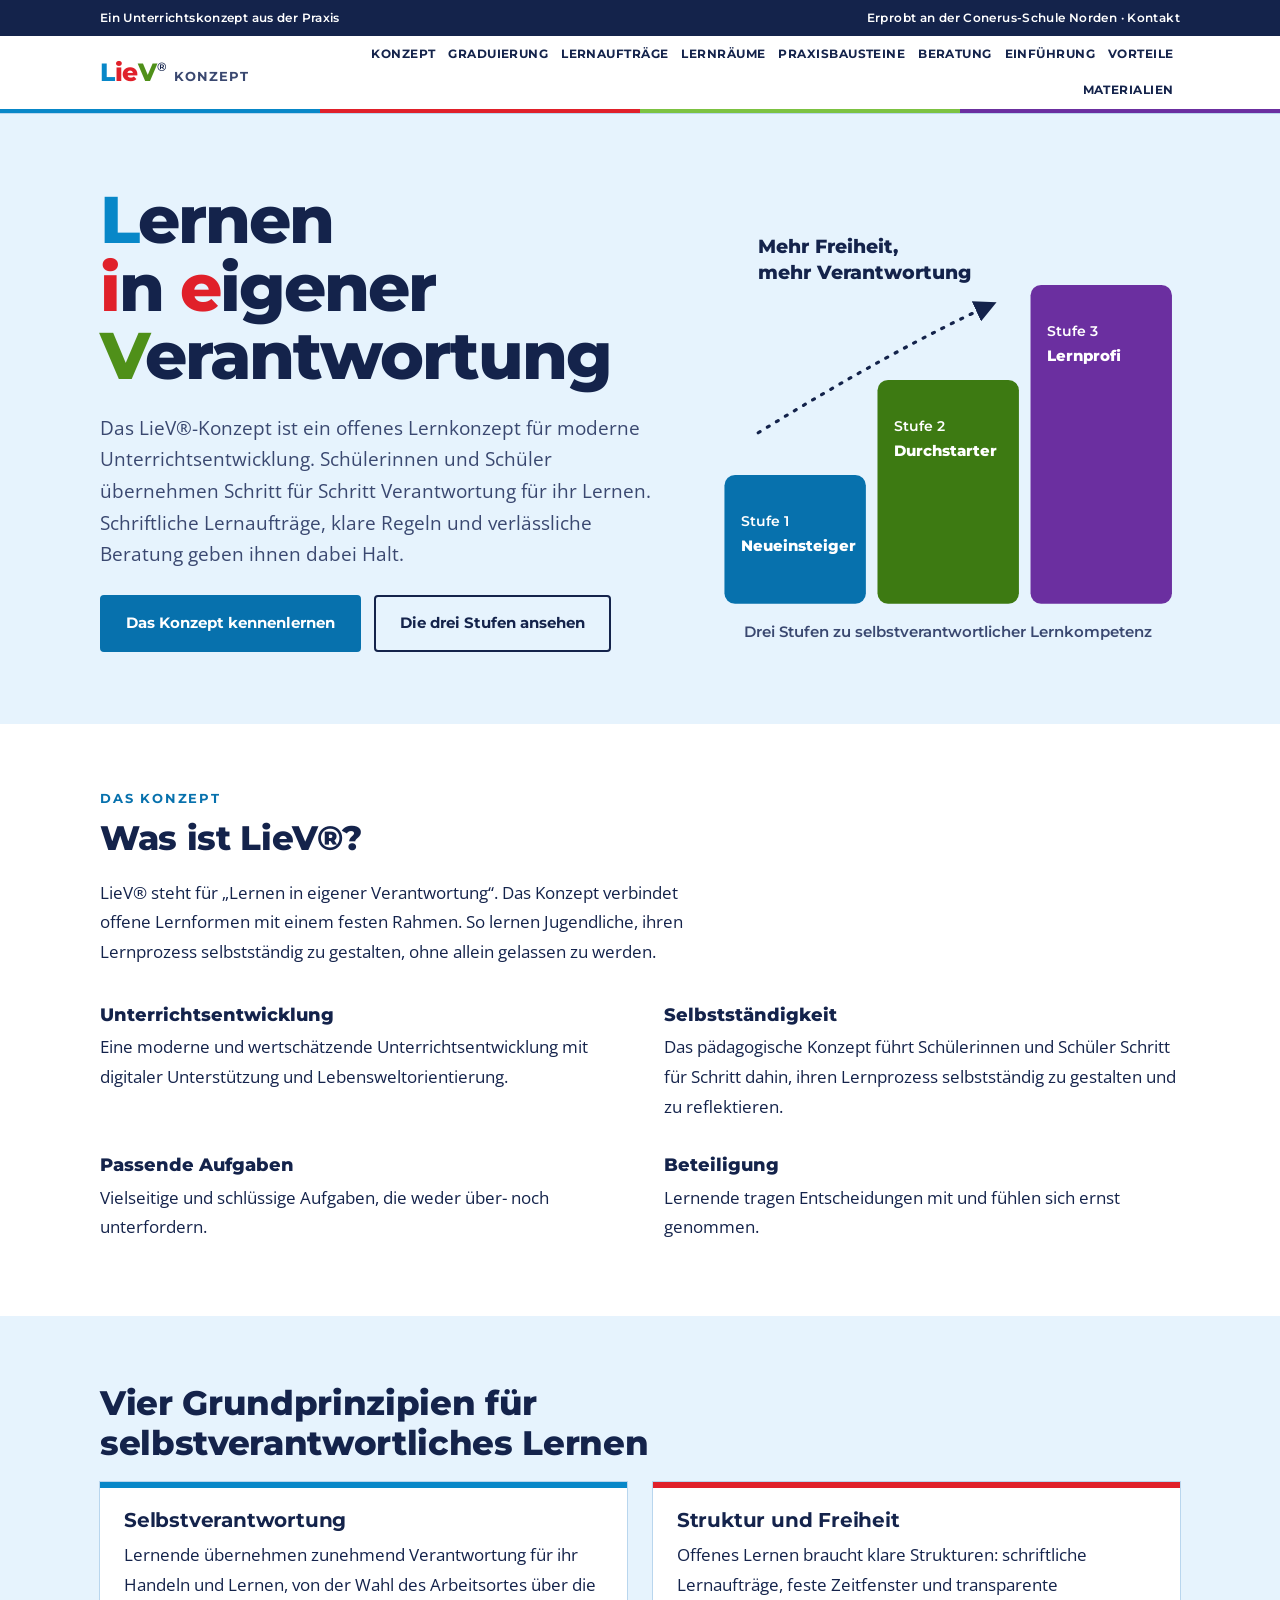
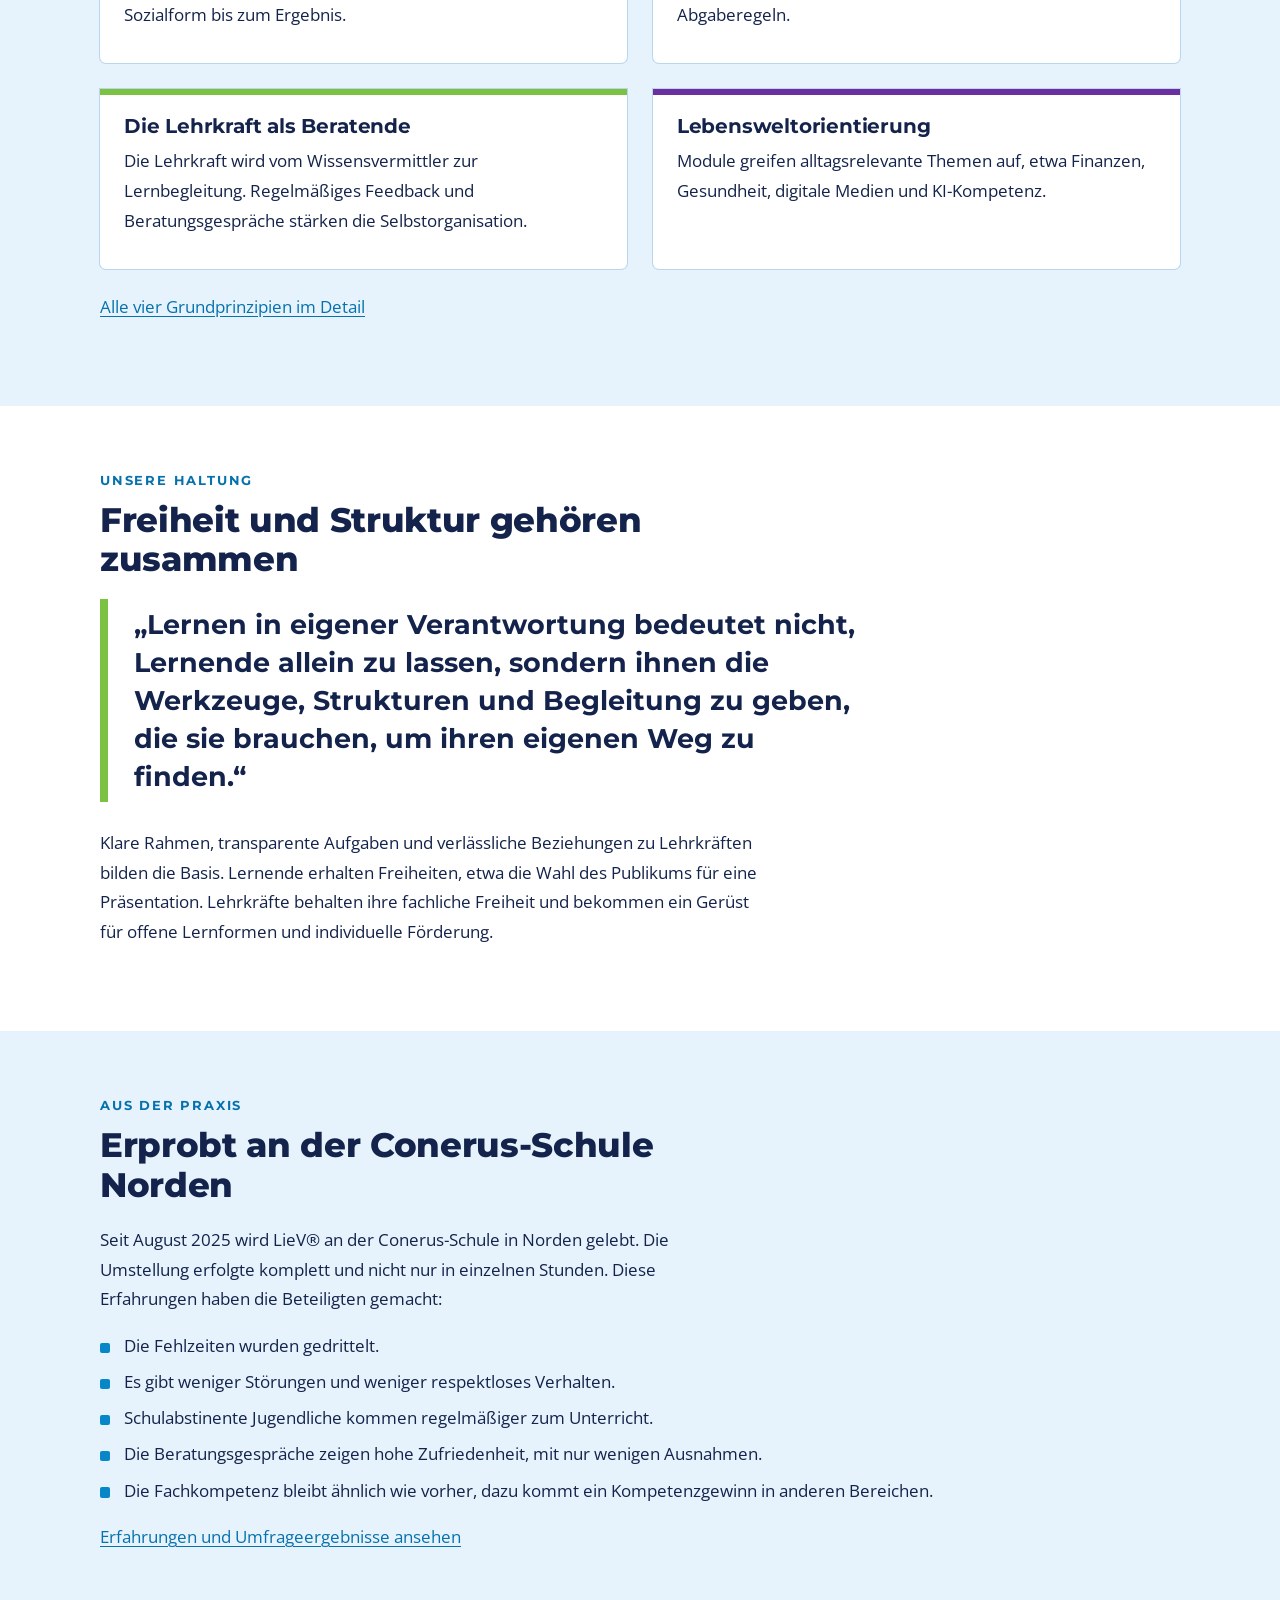
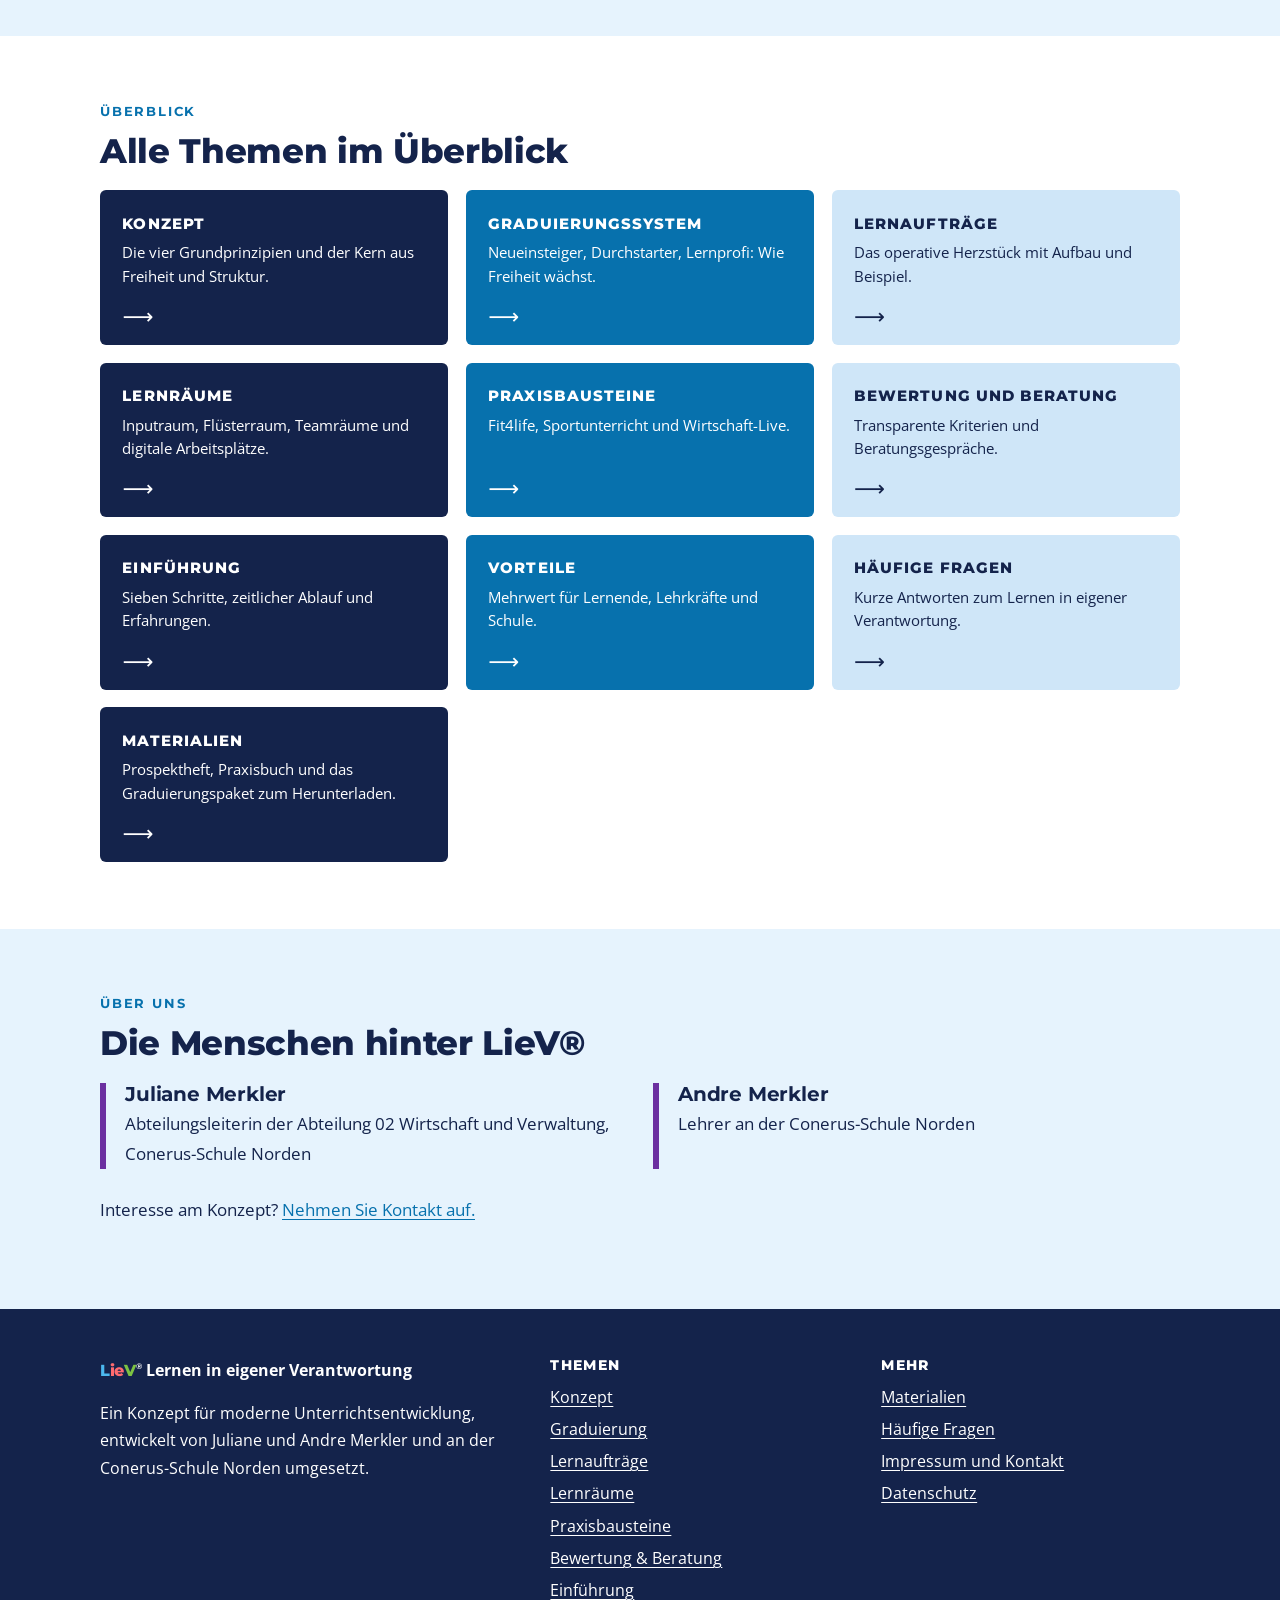
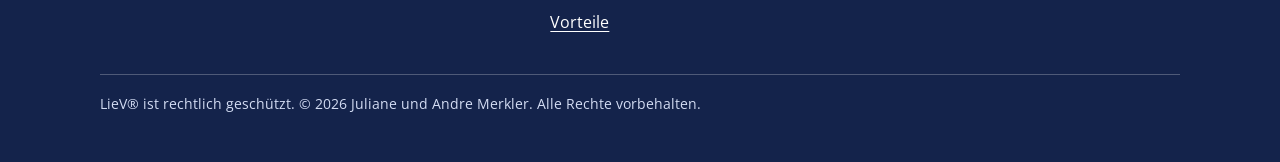
<file: index.html>
<!DOCTYPE html>
<html lang="de">
<head>
<meta charset="utf-8">
<meta name="viewport" content="width=device-width, initial-scale=1">
<title>LieV-Konzept: Lernen in eigener Verantwortung – offenes Lernen</title>
<meta name="description" content="Das LieV®-Konzept: offenes Lernkonzept für selbstverantwortliches Lernen mit Lernaufträgen, drei Graduierungsstufen und Beratung. Erprobt an der Conerus-Schule Norden.">
<meta name="robots" content="index, follow, max-image-preview:large">
<link rel="canonical" href="https://liev-konzept.github.io/">
<link rel="icon" href="favicon.svg" type="image/svg+xml">
<link rel="stylesheet" href="style.css">
<meta property="og:type" content="website">
<meta property="og:locale" content="de_DE">
<meta property="og:site_name" content="LieV-Konzept">
<meta property="og:title" content="LieV-Konzept: Lernen in eigener Verantwortung – offenes Lernen">
<meta property="og:description" content="Das LieV®-Konzept: offenes Lernkonzept für selbstverantwortliches Lernen mit Lernaufträgen, drei Graduierungsstufen und Beratung. Erprobt an der Conerus-Schule Norden.">
<meta property="og:url" content="https://liev-konzept.github.io/">
<meta property="og:image" content="https://liev-konzept.github.io/og-image.png">
<meta name="twitter:card" content="summary_large_image">
<meta name="theme-color" content="#14234b">
<script type="application/ld+json">{"@context": "https://schema.org", "@graph": [{"@type": "WebSite", "name": "LieV-Konzept – Lernen in eigener Verantwortung", "url": "https://liev-konzept.github.io/", "inLanguage": "de", "description": "Offenes Lernkonzept für selbstverantwortliches Lernen und moderne Unterrichtsentwicklung.", "author": [{"@type": "Person", "name": "Juliane Merkler", "jobTitle": "Abteilungsleiterin Abteilung 02 Wirtschaft und Verwaltung, Conerus-Schule Norden"}, {"@type": "Person", "name": "Andre Merkler", "jobTitle": "Lehrer an der Conerus-Schule Norden"}]}]}</script>
</head>
<body>
<a class="skip" href="#inhalt">Zum Inhalt springen</a>
<div class="top-bar"><div class="wrap"><span>Ein Unterrichtskonzept aus der Praxis</span><span>Erprobt an der <a href="https://www.bbsnorden.de/" rel="external">Conerus-Schule Norden</a> &middot; <a href="impressum.html#kontakt">Kontakt</a></span></div></div>
<header class="site-header">
  <div class="wrap bar">
    <a class="brand" href="index.html" aria-label="LieV-Konzept, Startseite"><span class="wm"><span class="c-l">L</span><span class="c-i">i</span><span class="c-e">e</span><span class="c-v">V</span><sup>®</sup></span><small>Konzept</small></a>
    <input type="checkbox" id="nav-toggle" class="nav-toggle" aria-label="Menü öffnen oder schließen">
    <label class="nav-btn" for="nav-toggle">Menü</label>
    <nav class="nav" aria-label="Hauptnavigation"><ul><li><a href="konzept.html">Konzept</a></li><li><a href="graduierungssystem.html">Graduierung</a></li><li><a href="lernauftraege.html">Lernaufträge</a></li><li><a href="lernraeume.html">Lernräume</a></li><li><a href="praxisbausteine.html">Praxisbausteine</a></li><li><a href="bewertung-beratung.html">Beratung</a></li><li><a href="einfuehrung.html">Einführung</a></li><li><a href="vorteile.html">Vorteile</a></li><li><a href="materialien.html">Materialien</a></li></ul></nav>
  </div>
</header>
<main id="inhalt">
<section class="hero" aria-labelledby="hero-title">
  <div class="wrap hero-grid">
    <div>
      <h1 id="hero-title"><span class="line"><span class="c-l">L</span>ernen</span><span class="line"><span class="c-i">i</span>n <span class="c-e">e</span>igener</span><span class="line"><span class="c-v">V</span>erantwortung</span></h1>
      <p class="lead">Das LieV®-Konzept ist ein offenes Lernkonzept für moderne Unterrichtsentwicklung. Schülerinnen und Schüler übernehmen Schritt für Schritt Verantwortung für ihr Lernen. Schriftliche Lernaufträge, klare Regeln und verlässliche Beratung geben ihnen dabei Halt.</p>
      <div class="btns">
        <a class="btn btn-primary" href="konzept.html">Das Konzept kennenlernen</a>
        <a class="btn btn-ghost" href="graduierungssystem.html">Die drei Stufen ansehen</a>
      </div>
    </div>
    <figure class="stairs">
      <a href="graduierungssystem.html" aria-label="Zum Graduierungssystem mit drei Stufen">
        <svg viewBox="0 0 440 400" role="img" aria-labelledby="st-t st-d">
          <title id="st-t">Treppe mit drei Stufen</title>
          <desc id="st-d">Drei aufsteigende Stufen für wachsende Freiheit: Neueinsteiger, Durchstarter, Lernprofi.</desc>
          <defs><marker id="arr" viewBox="0 0 10 10" refX="8" refY="5" markerWidth="7" markerHeight="7" orient="auto-start-reverse"><path d="M0 0 L10 5 L0 10 z" fill="#14234b"/></marker></defs>
          <rect x="8" y="270" width="134" height="122" rx="10" fill="#0771ad"/>
          <rect x="153" y="180" width="134" height="212" rx="10" fill="#3d7a12"/>
          <rect x="298" y="90" width="134" height="302" rx="10" fill="#6b2fa0"/>
          <g fill="#fff">
            <text x="24" y="318" font-size="13" font-weight="600">Stufe 1</text>
            <text x="24" y="342" font-size="14" font-weight="800">Neueinsteiger</text>
            <text x="169" y="228" font-size="13" font-weight="600">Stufe 2</text>
            <text x="169" y="252" font-size="14" font-weight="800">Durchstarter</text>
            <text x="314" y="138" font-size="13" font-weight="600">Stufe 3</text>
            <text x="314" y="162" font-size="14" font-weight="800">Lernprofi</text>
          </g>
          <path d="M40 230 Q 170 150 262 108" fill="none" stroke="#14234b" stroke-width="3" stroke-dasharray="2 8" stroke-linecap="round" marker-end="url(#arr)"/>
          <text x="40" y="60" font-size="18" font-weight="800" fill="#14234b">Mehr Freiheit,</text>
          <text x="40" y="84" font-size="18" font-weight="800" fill="#14234b">mehr Verantwortung</text>
        </svg>
      </a>
      <figcaption>Drei Stufen zu selbstverantwortlicher Lernkompetenz</figcaption>
    </figure>
  </div>
</section>

<section class="block" aria-labelledby="was-ist">
  <div class="wrap">
    <h2 id="was-ist"><span class="kicker">Das Konzept</span>Was ist LieV®?</h2>
    <p class="block-intro">LieV® steht für „Lernen in eigener Verantwortung“. Das Konzept verbindet offene Lernformen mit einem festen Rahmen. So lernen Jugendliche, ihren Lernprozess selbstständig zu gestalten, ohne allein gelassen zu werden.</p>
    <dl class="defs">
      <div><dt>Unterrichtsentwicklung</dt><dd>Eine moderne und wertschätzende Unterrichtsentwicklung mit digitaler Unterstützung und Lebensweltorientierung.</dd></div>
      <div><dt>Selbstständigkeit</dt><dd>Das pädagogische Konzept führt Schülerinnen und Schüler Schritt für Schritt dahin, ihren Lernprozess selbstständig zu gestalten und zu reflektieren.</dd></div>
      <div><dt>Passende Aufgaben</dt><dd>Vielseitige und schlüssige Aufgaben, die weder über- noch unterfordern.</dd></div>
      <div><dt>Beteiligung</dt><dd>Lernende tragen Entscheidungen mit und fühlen sich ernst genommen.</dd></div>
    </dl>
  </div>
</section>

<section class="block tint" aria-labelledby="prinzipien">
  <div class="wrap">
    <h2 id="prinzipien">Vier Grundprinzipien für selbstverantwortliches Lernen</h2>
    <div class="grid-2">
      <article class="principle c-blue">
        <h3>Selbstverantwortung</h3>
        <p>Lernende übernehmen zunehmend Verantwortung für ihr Handeln und Lernen, von der Wahl des Arbeitsortes über die Sozialform bis zum Ergebnis.</p>
      </article>
      <article class="principle c-red">
        <h3>Struktur und Freiheit</h3>
        <p>Offenes Lernen braucht klare Strukturen: schriftliche Lernaufträge, feste Zeitfenster und transparente Abgaberegeln.</p>
      </article>
      <article class="principle c-green">
        <h3>Die Lehrkraft als Beratende</h3>
        <p>Die Lehrkraft wird vom Wissensvermittler zur Lernbegleitung. Regelmäßiges Feedback und Beratungsgespräche stärken die Selbstorganisation.</p>
      </article>
      <article class="principle c-purple">
        <h3>Lebensweltorientierung</h3>
        <p>Module greifen alltagsrelevante Themen auf, etwa Finanzen, Gesundheit, digitale Medien und KI-Kompetenz.</p>
      </article>
    </div>
    <p style="margin-top:1.4rem"><a href="konzept.html">Alle vier Grundprinzipien im Detail</a></p>
  </div>
</section>

<section class="block" aria-labelledby="haltung">
  <div class="wrap">
    <h2 id="haltung"><span class="kicker">Unsere Haltung</span>Freiheit und Struktur gehören zusammen</h2>
    <blockquote class="pull">„Lernen in eigener Verantwortung bedeutet nicht, Lernende allein zu lassen, sondern ihnen die Werkzeuge, Strukturen und Begleitung zu geben, die sie brauchen, um ihren eigenen Weg zu finden.“</blockquote>
    <div class="prose" style="margin-top:1.6rem">
      <p>Klare Rahmen, transparente Aufgaben und verlässliche Beziehungen zu Lehrkräften bilden die Basis. Lernende erhalten Freiheiten, etwa die Wahl des Publikums für eine Präsentation. Lehrkräfte behalten ihre fachliche Freiheit und bekommen ein Gerüst für offene Lernformen und individuelle Förderung.</p>
    </div>
  </div>
</section>

<section class="block tint" aria-labelledby="praxis">
  <div class="wrap">
    <h2 id="praxis"><span class="kicker">Aus der Praxis</span>Erprobt an der Conerus-Schule Norden</h2>
    <p class="block-intro">Seit August 2025 wird LieV® an der Conerus-Schule in Norden gelebt. Die Umstellung erfolgte komplett und nicht nur in einzelnen Stunden. Diese Erfahrungen haben die Beteiligten gemacht:</p>
    <ul class="ticks" style="--c:var(--blue)">
      <li>Die Fehlzeiten wurden gedrittelt.</li>
      <li>Es gibt weniger Störungen und weniger respektloses Verhalten.</li>
      <li>Schulabstinente Jugendliche kommen regelmäßiger zum Unterricht.</li>
      <li>Die Beratungsgespräche zeigen hohe Zufriedenheit, mit nur wenigen Ausnahmen.</li>
      <li>Die Fachkompetenz bleibt ähnlich wie vorher, dazu kommt ein Kompetenzgewinn in anderen Bereichen.</li>
    </ul>
    <p><a href="einfuehrung.html#erfahrungen">Erfahrungen und Umfrageergebnisse ansehen</a></p>
  </div>
</section>

<section class="block" aria-labelledby="themen">
  <div class="wrap">
    <h2 id="themen"><span class="kicker">Überblick</span>Alle Themen im Überblick</h2>
    <ul class="tiles">
      <li><a href="konzept.html"><strong>Konzept</strong><span>Die vier Grundprinzipien und der Kern aus Freiheit und Struktur.</span></a></li>
      <li><a href="graduierungssystem.html"><strong>Graduierungssystem</strong><span>Neueinsteiger, Durchstarter, Lernprofi: Wie Freiheit wächst.</span></a></li>
      <li><a href="lernauftraege.html"><strong>Lernaufträge</strong><span>Das operative Herzstück mit Aufbau und Beispiel.</span></a></li>
      <li><a href="lernraeume.html"><strong>Lernräume</strong><span>Inputraum, Flüsterraum, Teamräume und digitale Arbeitsplätze.</span></a></li>
      <li><a href="praxisbausteine.html"><strong>Praxisbausteine</strong><span>Fit4life, Sportunterricht und Wirtschaft-Live.</span></a></li>
      <li><a href="bewertung-beratung.html"><strong>Bewertung und Beratung</strong><span>Transparente Kriterien und Beratungsgespräche.</span></a></li>
      <li><a href="einfuehrung.html"><strong>Einführung</strong><span>Sieben Schritte, zeitlicher Ablauf und Erfahrungen.</span></a></li>
      <li><a href="vorteile.html"><strong>Vorteile</strong><span>Mehrwert für Lernende, Lehrkräfte und Schule.</span></a></li>
      <li><a href="faq.html"><strong>Häufige Fragen</strong><span>Kurze Antworten zum Lernen in eigener Verantwortung.</span></a></li>
      <li><a href="materialien.html"><strong>Materialien</strong><span>Prospektheft, Praxisbuch und das Graduierungspaket zum Herunterladen.</span></a></li>
    </ul>
  </div>
</section>

<section class="block tint" aria-labelledby="menschen">
  <div class="wrap">
    <h2 id="menschen"><span class="kicker">Über uns</span>Die Menschen hinter LieV®</h2>
    <div class="people">
      <div class="person"><h3>Juliane Merkler</h3><p>Abteilungsleiterin der Abteilung 02 Wirtschaft und Verwaltung, Conerus-Schule Norden</p></div>
      <div class="person"><h3>Andre Merkler</h3><p>Lehrer an der Conerus-Schule Norden</p></div>
    </div>
    <p style="margin-top:1.6rem">Interesse am Konzept? <a href="impressum.html#kontakt">Nehmen Sie Kontakt auf.</a></p>
  </div>
</section>

</main>
<footer class="site-footer">
  <div class="wrap">
    <div class="foot-grid">
      <div>
        <p><span class="wm"><span class="c-l">L</span><span class="c-i">i</span><span class="c-e">e</span><span class="c-v">V</span><sup>®</sup></span> <strong>Lernen in eigener Verantwortung</strong></p>
        <p>Ein Konzept für moderne Unterrichtsentwicklung, entwickelt von Juliane und Andre Merkler und an der Conerus-Schule Norden umgesetzt.</p>
      </div>
      <div><h2>Themen</h2><ul><li><a href="konzept.html">Konzept</a></li><li><a href="graduierungssystem.html">Graduierung</a></li><li><a href="lernauftraege.html">Lernaufträge</a></li><li><a href="lernraeume.html">Lernräume</a></li><li><a href="praxisbausteine.html">Praxisbausteine</a></li><li><a href="bewertung-beratung.html">Bewertung &amp; Beratung</a></li><li><a href="einfuehrung.html">Einführung</a></li><li><a href="vorteile.html">Vorteile</a></li></ul></div>
      <div><h2>Mehr</h2><ul>
        <li><a href="materialien.html">Materialien</a></li>
        <li><a href="faq.html">Häufige Fragen</a></li>
        <li><a href="impressum.html">Impressum und Kontakt</a></li>
        <li><a href="datenschutz.html">Datenschutz</a></li>
      </ul></div>
    </div>
    <p class="foot-note">LieV® ist rechtlich geschützt. © 2026 Juliane und Andre Merkler. Alle Rechte vorbehalten.</p>
  </div>
</footer>
</body>
</html>
</file>
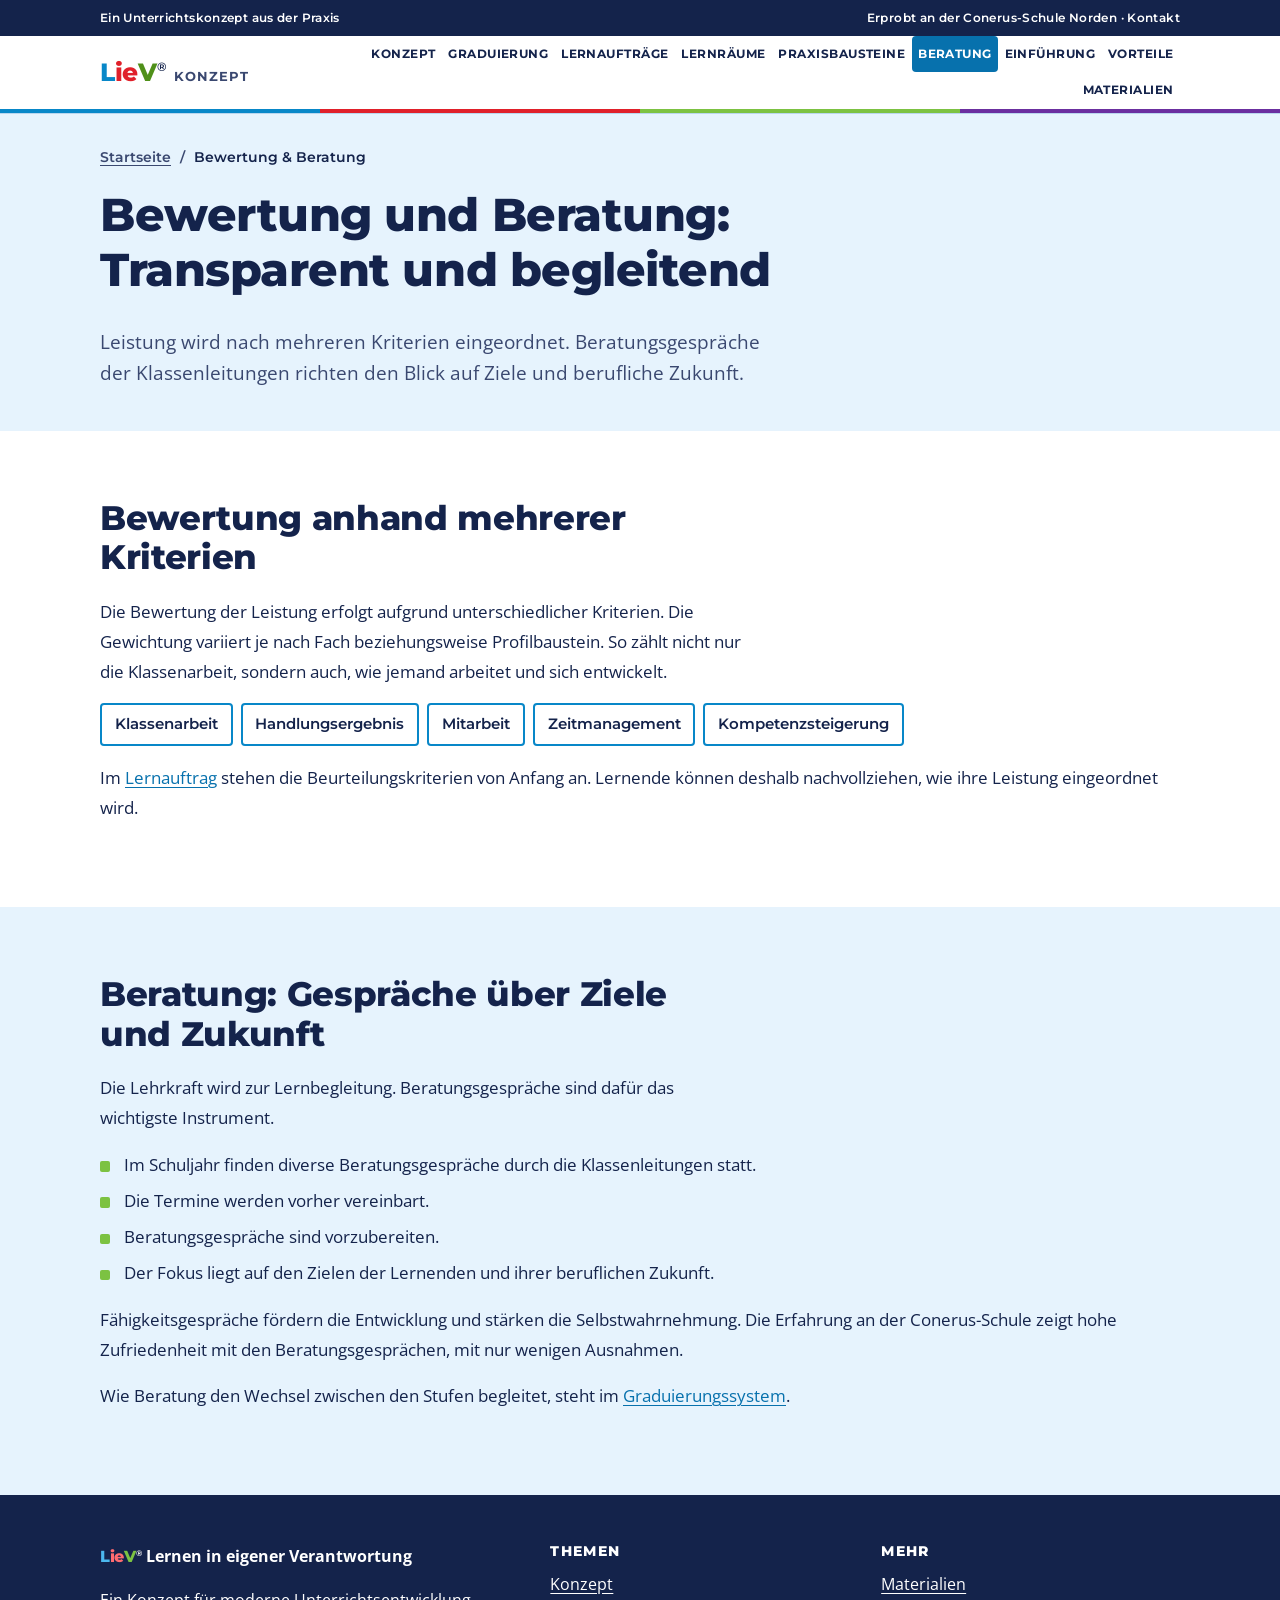
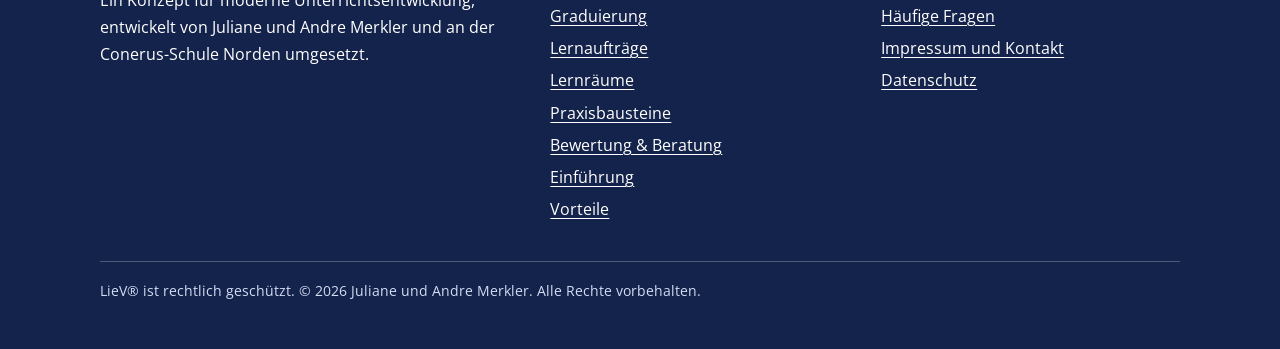
<file: bewertung-beratung.html>
<!DOCTYPE html>
<html lang="de">
<head>
<meta charset="utf-8">
<meta name="viewport" content="width=device-width, initial-scale=1">
<title>Bewertung und Beratung im offenen Unterricht | LieV-Konzept</title>
<meta name="description" content="Transparente Bewertung nach mehreren Kriterien und regelmäßige Beratungsgespräche: So begleitet das LieV®-Konzept selbstverantwortliches Lernen.">
<meta name="robots" content="index, follow, max-image-preview:large">
<link rel="canonical" href="https://liev-konzept.github.io/bewertung-beratung.html">
<link rel="icon" href="favicon.svg" type="image/svg+xml">
<link rel="stylesheet" href="style.css">
<meta property="og:type" content="website">
<meta property="og:locale" content="de_DE">
<meta property="og:site_name" content="LieV-Konzept">
<meta property="og:title" content="Bewertung und Beratung im offenen Unterricht | LieV-Konzept">
<meta property="og:description" content="Transparente Bewertung nach mehreren Kriterien und regelmäßige Beratungsgespräche: So begleitet das LieV®-Konzept selbstverantwortliches Lernen.">
<meta property="og:url" content="https://liev-konzept.github.io/bewertung-beratung.html">
<meta property="og:image" content="https://liev-konzept.github.io/og-image.png">
<meta name="twitter:card" content="summary_large_image">
<meta name="theme-color" content="#14234b">
<script type="application/ld+json">{"@context": "https://schema.org", "@graph": [{"@type": "WebPage", "name": "Bewertung und Beratung im LieV-Konzept", "url": "https://liev-konzept.github.io/bewertung-beratung.html", "inLanguage": "de"}, {"@type": "BreadcrumbList", "itemListElement": [{"@type": "ListItem", "position": 1, "name": "Startseite", "item": "https://liev-konzept.github.io/"}, {"@type": "ListItem", "position": 2, "name": "Bewertung & Beratung", "item": "https://liev-konzept.github.io/bewertung-beratung.html"}]}]}</script>
</head>
<body>
<a class="skip" href="#inhalt">Zum Inhalt springen</a>
<div class="top-bar"><div class="wrap"><span>Ein Unterrichtskonzept aus der Praxis</span><span>Erprobt an der <a href="https://www.bbsnorden.de/" rel="external">Conerus-Schule Norden</a> &middot; <a href="impressum.html#kontakt">Kontakt</a></span></div></div>
<header class="site-header">
  <div class="wrap bar">
    <a class="brand" href="index.html" aria-label="LieV-Konzept, Startseite"><span class="wm"><span class="c-l">L</span><span class="c-i">i</span><span class="c-e">e</span><span class="c-v">V</span><sup>®</sup></span><small>Konzept</small></a>
    <input type="checkbox" id="nav-toggle" class="nav-toggle" aria-label="Menü öffnen oder schließen">
    <label class="nav-btn" for="nav-toggle">Menü</label>
    <nav class="nav" aria-label="Hauptnavigation"><ul><li><a href="konzept.html">Konzept</a></li><li><a href="graduierungssystem.html">Graduierung</a></li><li><a href="lernauftraege.html">Lernaufträge</a></li><li><a href="lernraeume.html">Lernräume</a></li><li><a href="praxisbausteine.html">Praxisbausteine</a></li><li><a href="bewertung-beratung.html" aria-current="page">Beratung</a></li><li><a href="einfuehrung.html">Einführung</a></li><li><a href="vorteile.html">Vorteile</a></li><li><a href="materialien.html">Materialien</a></li></ul></nav>
  </div>
</header>
<main id="inhalt">
<div class="page-head"><div class="wrap">
  <nav class="crumbs" aria-label="Brotkrumen"><ol><li><a href="index.html">Startseite</a></li><li aria-current="page">Bewertung &amp; Beratung</li></ol></nav>
  <h1>Bewertung und Beratung: Transparent und begleitend</h1>
  <p class="lead">Leistung wird nach mehreren Kriterien eingeordnet. Beratungsgespräche der Klassenleitungen richten den Blick auf Ziele und berufliche Zukunft.</p>
</div></div>

<section class="block" aria-labelledby="bew">
  <div class="wrap">
    <h2 id="bew">Bewertung anhand mehrerer Kriterien</h2>
    <div class="prose">
      <p>Die Bewertung der Leistung erfolgt aufgrund unterschiedlicher Kriterien. Die Gewichtung variiert je nach Fach beziehungsweise Profilbaustein. So zählt nicht nur die Klassenarbeit, sondern auch, wie jemand arbeitet und sich entwickelt.</p>
    </div>
    <ul class="chips" style="--c:var(--blue)">
      <li>Klassenarbeit</li><li>Handlungsergebnis</li><li>Mitarbeit</li><li>Zeitmanagement</li><li>Kompetenzsteigerung</li>
    </ul>
    <p>Im <a href="lernauftraege.html">Lernauftrag</a> stehen die Beurteilungskriterien von Anfang an. Lernende können deshalb nachvollziehen, wie ihre Leistung eingeordnet wird.</p>
  </div>
</section>

<section class="block tint" aria-labelledby="ber">
  <div class="wrap">
    <h2 id="ber">Beratung: Gespräche über Ziele und Zukunft</h2>
    <p class="block-intro">Die Lehrkraft wird zur Lernbegleitung. Beratungsgespräche sind dafür das wichtigste Instrument.</p>
    <ul class="ticks prose" style="--c:var(--green)">
      <li>Im Schuljahr finden diverse Beratungsgespräche durch die Klassenleitungen statt.</li>
      <li>Die Termine werden vorher vereinbart.</li>
      <li>Beratungsgespräche sind vorzubereiten.</li>
      <li>Der Fokus liegt auf den Zielen der Lernenden und ihrer beruflichen Zukunft.</li>
    </ul>
    <p>Fähigkeitsgespräche fördern die Entwicklung und stärken die Selbstwahrnehmung. Die Erfahrung an der Conerus-Schule zeigt hohe Zufriedenheit mit den Beratungsgesprächen, mit nur wenigen Ausnahmen.</p>
    <p>Wie Beratung den Wechsel zwischen den Stufen begleitet, steht im <a href="graduierungssystem.html">Graduierungssystem</a>.</p>
  </div>
</section>

</main>
<footer class="site-footer">
  <div class="wrap">
    <div class="foot-grid">
      <div>
        <p><span class="wm"><span class="c-l">L</span><span class="c-i">i</span><span class="c-e">e</span><span class="c-v">V</span><sup>®</sup></span> <strong>Lernen in eigener Verantwortung</strong></p>
        <p>Ein Konzept für moderne Unterrichtsentwicklung, entwickelt von Juliane und Andre Merkler und an der Conerus-Schule Norden umgesetzt.</p>
      </div>
      <div><h2>Themen</h2><ul><li><a href="konzept.html">Konzept</a></li><li><a href="graduierungssystem.html">Graduierung</a></li><li><a href="lernauftraege.html">Lernaufträge</a></li><li><a href="lernraeume.html">Lernräume</a></li><li><a href="praxisbausteine.html">Praxisbausteine</a></li><li><a href="bewertung-beratung.html">Bewertung &amp; Beratung</a></li><li><a href="einfuehrung.html">Einführung</a></li><li><a href="vorteile.html">Vorteile</a></li></ul></div>
      <div><h2>Mehr</h2><ul>
        <li><a href="materialien.html">Materialien</a></li>
        <li><a href="faq.html">Häufige Fragen</a></li>
        <li><a href="impressum.html">Impressum und Kontakt</a></li>
        <li><a href="datenschutz.html">Datenschutz</a></li>
      </ul></div>
    </div>
    <p class="foot-note">LieV® ist rechtlich geschützt. © 2026 Juliane und Andre Merkler. Alle Rechte vorbehalten.</p>
  </div>
</footer>
</body>
</html>
</file>
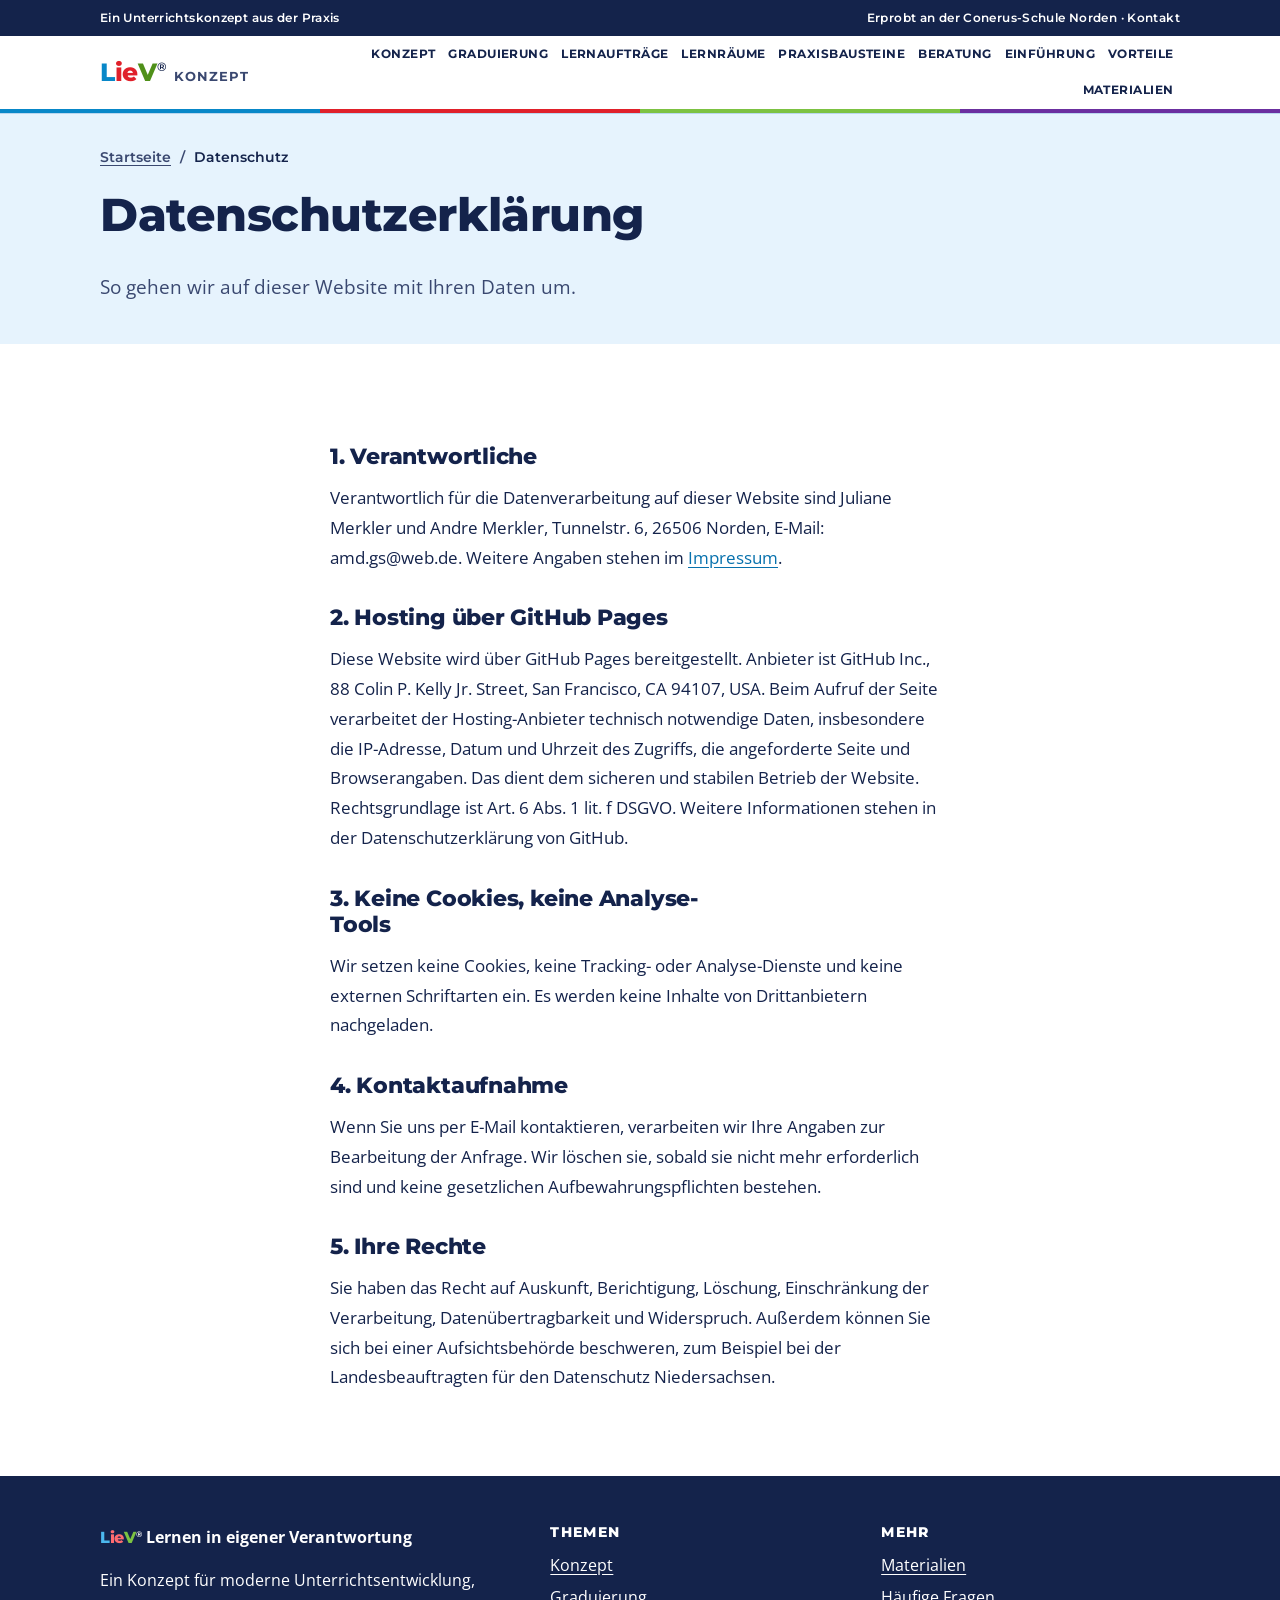
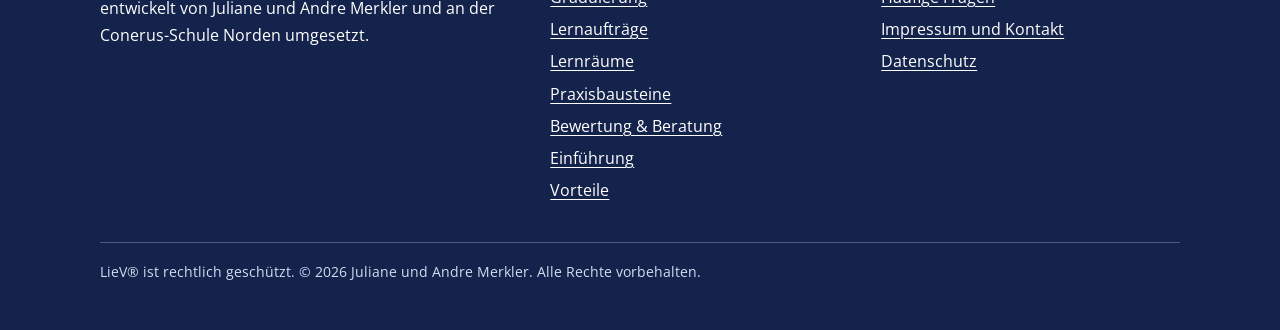
<file: datenschutz.html>
<!DOCTYPE html>
<html lang="de">
<head>
<meta charset="utf-8">
<meta name="viewport" content="width=device-width, initial-scale=1">
<title>Datenschutzerklärung | LieV-Konzept</title>
<meta name="description" content="Datenschutzerklärung der Website zum LieV®-Konzept: keine Cookies, keine Tracker, Hosting über GitHub Pages.">
<meta name="robots" content="index, follow, max-image-preview:large">
<link rel="canonical" href="https://liev-konzept.github.io/datenschutz.html">
<link rel="icon" href="favicon.svg" type="image/svg+xml">
<link rel="stylesheet" href="style.css">
<meta property="og:type" content="website">
<meta property="og:locale" content="de_DE">
<meta property="og:site_name" content="LieV-Konzept">
<meta property="og:title" content="Datenschutzerklärung | LieV-Konzept">
<meta property="og:description" content="Datenschutzerklärung der Website zum LieV®-Konzept: keine Cookies, keine Tracker, Hosting über GitHub Pages.">
<meta property="og:url" content="https://liev-konzept.github.io/datenschutz.html">
<meta property="og:image" content="https://liev-konzept.github.io/og-image.png">
<meta name="twitter:card" content="summary_large_image">
<meta name="theme-color" content="#14234b">
<script type="application/ld+json">{"@context": "https://schema.org", "@graph": [{"@type": "BreadcrumbList", "itemListElement": [{"@type": "ListItem", "position": 1, "name": "Startseite", "item": "https://liev-konzept.github.io/"}, {"@type": "ListItem", "position": 2, "name": "Datenschutz", "item": "https://liev-konzept.github.io/datenschutz.html"}]}]}</script>
</head>
<body>
<a class="skip" href="#inhalt">Zum Inhalt springen</a>
<div class="top-bar"><div class="wrap"><span>Ein Unterrichtskonzept aus der Praxis</span><span>Erprobt an der <a href="https://www.bbsnorden.de/" rel="external">Conerus-Schule Norden</a> &middot; <a href="impressum.html#kontakt">Kontakt</a></span></div></div>
<header class="site-header">
  <div class="wrap bar">
    <a class="brand" href="index.html" aria-label="LieV-Konzept, Startseite"><span class="wm"><span class="c-l">L</span><span class="c-i">i</span><span class="c-e">e</span><span class="c-v">V</span><sup>®</sup></span><small>Konzept</small></a>
    <input type="checkbox" id="nav-toggle" class="nav-toggle" aria-label="Menü öffnen oder schließen">
    <label class="nav-btn" for="nav-toggle">Menü</label>
    <nav class="nav" aria-label="Hauptnavigation"><ul><li><a href="konzept.html">Konzept</a></li><li><a href="graduierungssystem.html">Graduierung</a></li><li><a href="lernauftraege.html">Lernaufträge</a></li><li><a href="lernraeume.html">Lernräume</a></li><li><a href="praxisbausteine.html">Praxisbausteine</a></li><li><a href="bewertung-beratung.html">Beratung</a></li><li><a href="einfuehrung.html">Einführung</a></li><li><a href="vorteile.html">Vorteile</a></li><li><a href="materialien.html">Materialien</a></li></ul></nav>
  </div>
</header>
<main id="inhalt">
<div class="page-head"><div class="wrap">
  <nav class="crumbs" aria-label="Brotkrumen"><ol><li><a href="index.html">Startseite</a></li><li aria-current="page">Datenschutz</li></ol></nav>
  <h1>Datenschutzerklärung</h1>
  <p class="lead">So gehen wir auf dieser Website mit Ihren Daten um.</p>
</div></div>

<section class="block legal" aria-labelledby="ds">
  <div class="wrap prose">
    <h2 id="ds">1. Verantwortliche</h2>
    <p>Verantwortlich für die Datenverarbeitung auf dieser Website sind Juliane Merkler und Andre Merkler, Tunnelstr. 6, 26506 Norden, E-Mail: amd.gs@web.de. Weitere Angaben stehen im <a href="impressum.html">Impressum</a>.</p>
    <h2>2. Hosting über GitHub Pages</h2>
    <p>Diese Website wird über GitHub Pages bereitgestellt. Anbieter ist GitHub Inc., 88 Colin P. Kelly Jr. Street, San Francisco, CA 94107, USA. Beim Aufruf der Seite verarbeitet der Hosting-Anbieter technisch notwendige Daten, insbesondere die IP-Adresse, Datum und Uhrzeit des Zugriffs, die angeforderte Seite und Browserangaben. Das dient dem sicheren und stabilen Betrieb der Website. Rechtsgrundlage ist Art. 6 Abs. 1 lit. f DSGVO. Weitere Informationen stehen in der Datenschutzerklärung von GitHub.</p>
    <h2>3. Keine Cookies, keine Analyse-Tools</h2>
    <p>Wir setzen keine Cookies, keine Tracking- oder Analyse-Dienste und keine externen Schriftarten ein. Es werden keine Inhalte von Drittanbietern nachgeladen.</p>
    <h2>4. Kontaktaufnahme</h2>
    <p>Wenn Sie uns per E-Mail kontaktieren, verarbeiten wir Ihre Angaben zur Bearbeitung der Anfrage. Wir löschen sie, sobald sie nicht mehr erforderlich sind und keine gesetzlichen Aufbewahrungspflichten bestehen.</p>
    <h2>5. Ihre Rechte</h2>
    <p>Sie haben das Recht auf Auskunft, Berichtigung, Löschung, Einschränkung der Verarbeitung, Datenübertragbarkeit und Widerspruch. Außerdem können Sie sich bei einer Aufsichtsbehörde beschweren, zum Beispiel bei der Landesbeauftragten für den Datenschutz Niedersachsen.</p>
  </div>
</section>

</main>
<footer class="site-footer">
  <div class="wrap">
    <div class="foot-grid">
      <div>
        <p><span class="wm"><span class="c-l">L</span><span class="c-i">i</span><span class="c-e">e</span><span class="c-v">V</span><sup>®</sup></span> <strong>Lernen in eigener Verantwortung</strong></p>
        <p>Ein Konzept für moderne Unterrichtsentwicklung, entwickelt von Juliane und Andre Merkler und an der Conerus-Schule Norden umgesetzt.</p>
      </div>
      <div><h2>Themen</h2><ul><li><a href="konzept.html">Konzept</a></li><li><a href="graduierungssystem.html">Graduierung</a></li><li><a href="lernauftraege.html">Lernaufträge</a></li><li><a href="lernraeume.html">Lernräume</a></li><li><a href="praxisbausteine.html">Praxisbausteine</a></li><li><a href="bewertung-beratung.html">Bewertung &amp; Beratung</a></li><li><a href="einfuehrung.html">Einführung</a></li><li><a href="vorteile.html">Vorteile</a></li></ul></div>
      <div><h2>Mehr</h2><ul>
        <li><a href="materialien.html">Materialien</a></li>
        <li><a href="faq.html">Häufige Fragen</a></li>
        <li><a href="impressum.html">Impressum und Kontakt</a></li>
        <li><a href="datenschutz.html">Datenschutz</a></li>
      </ul></div>
    </div>
    <p class="foot-note">LieV® ist rechtlich geschützt. © 2026 Juliane und Andre Merkler. Alle Rechte vorbehalten.</p>
  </div>
</footer>
</body>
</html>
</file>
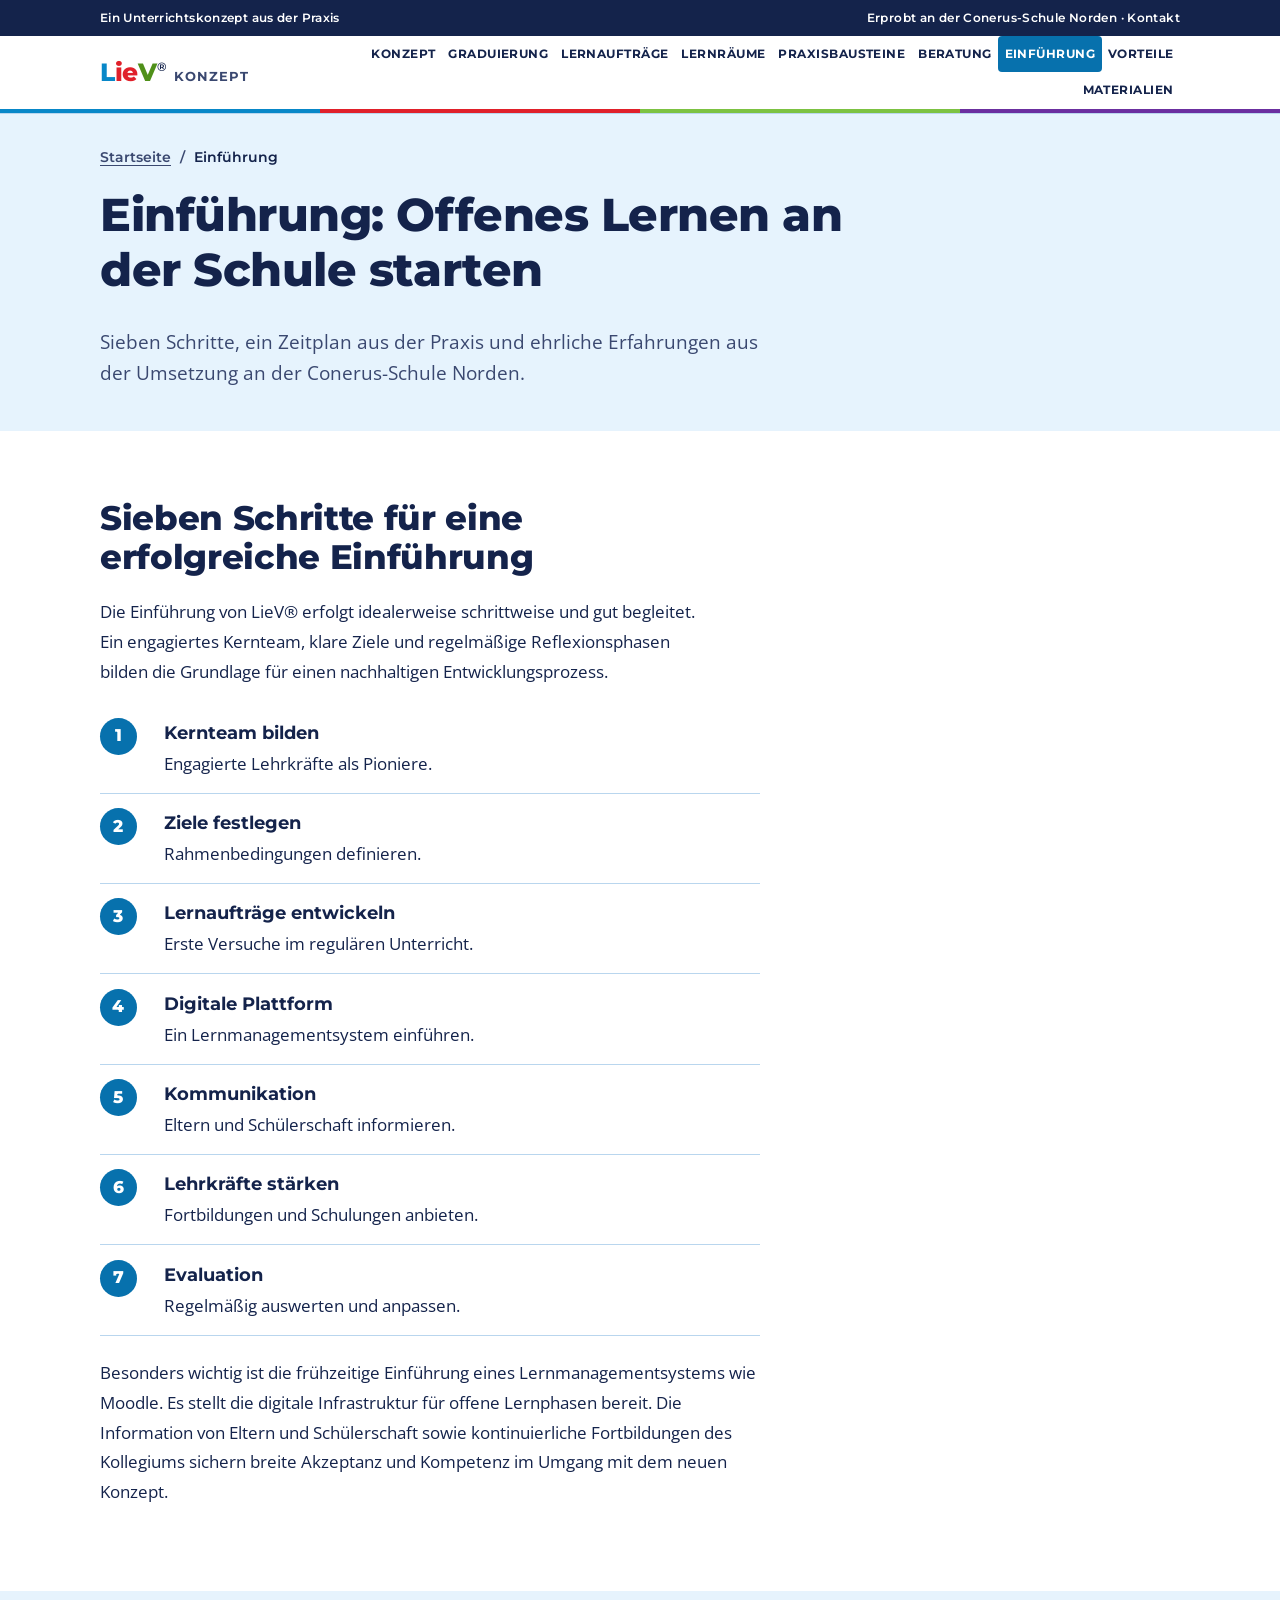
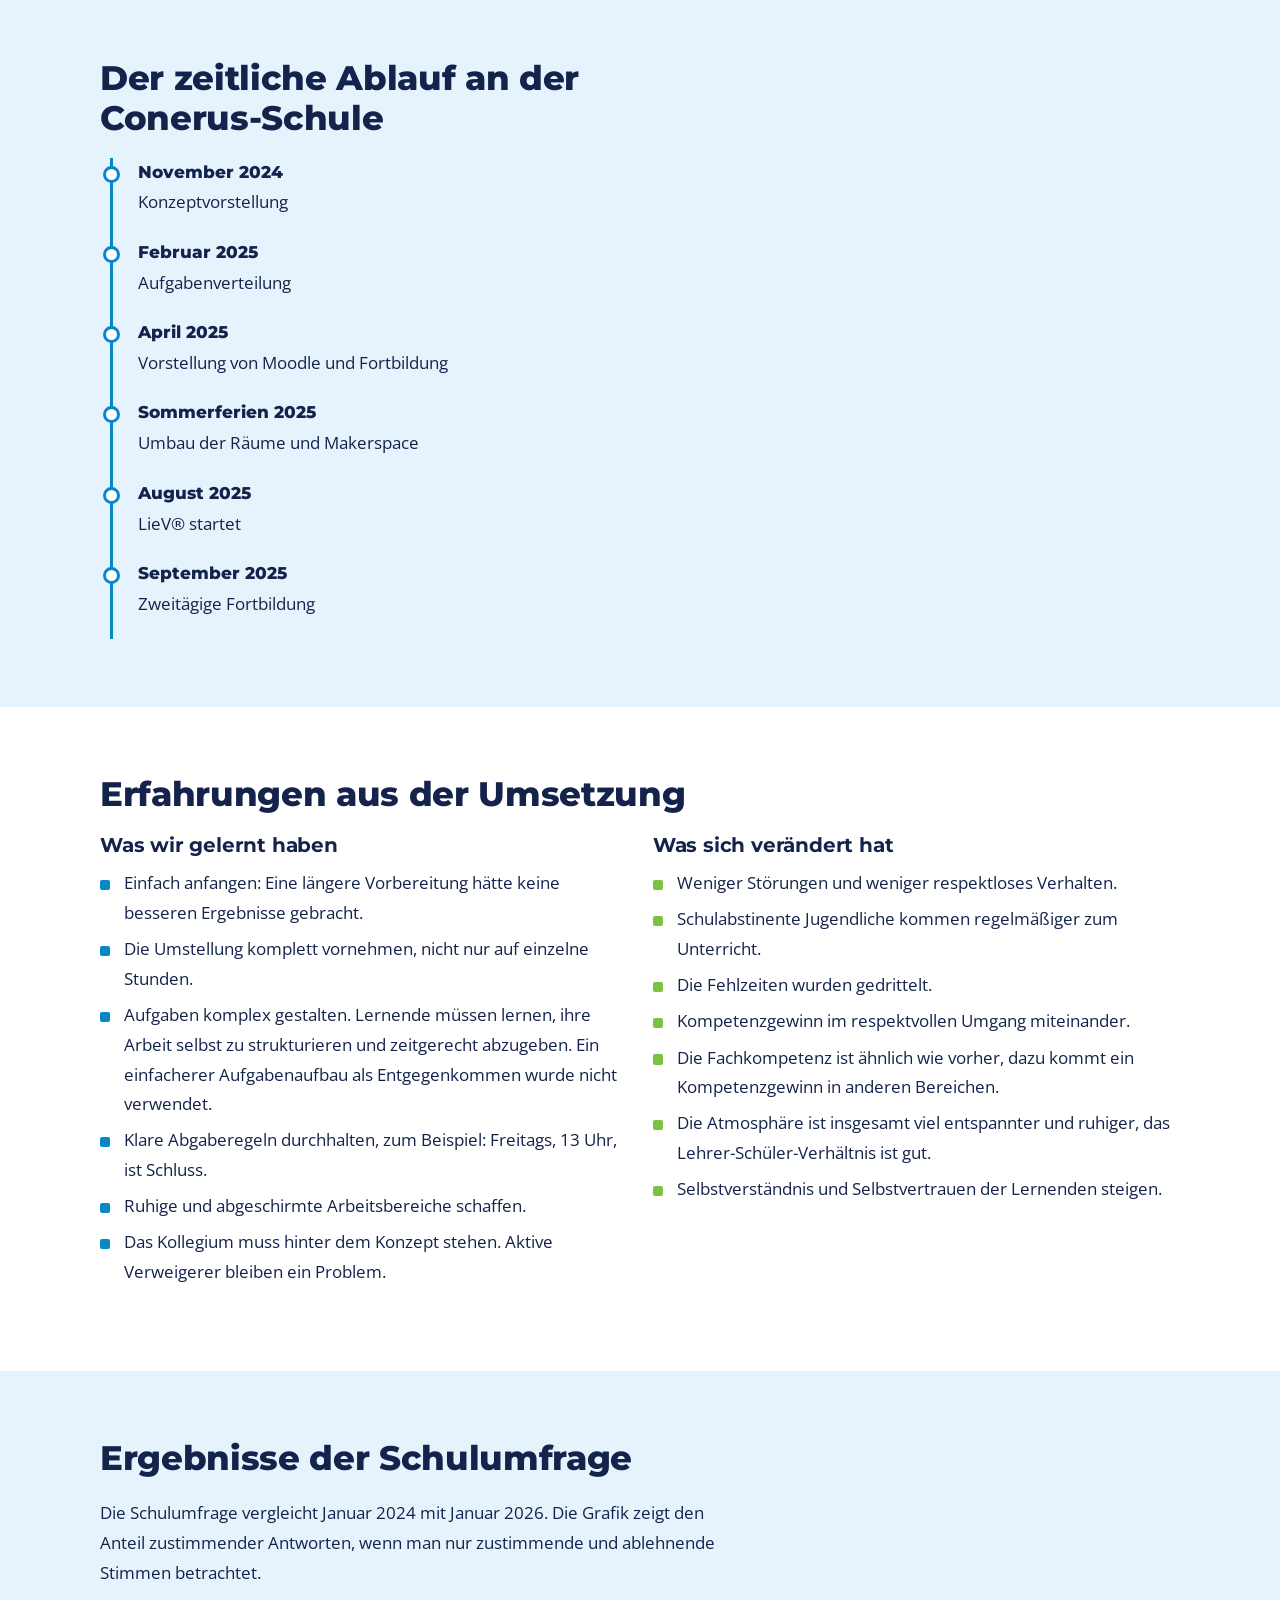
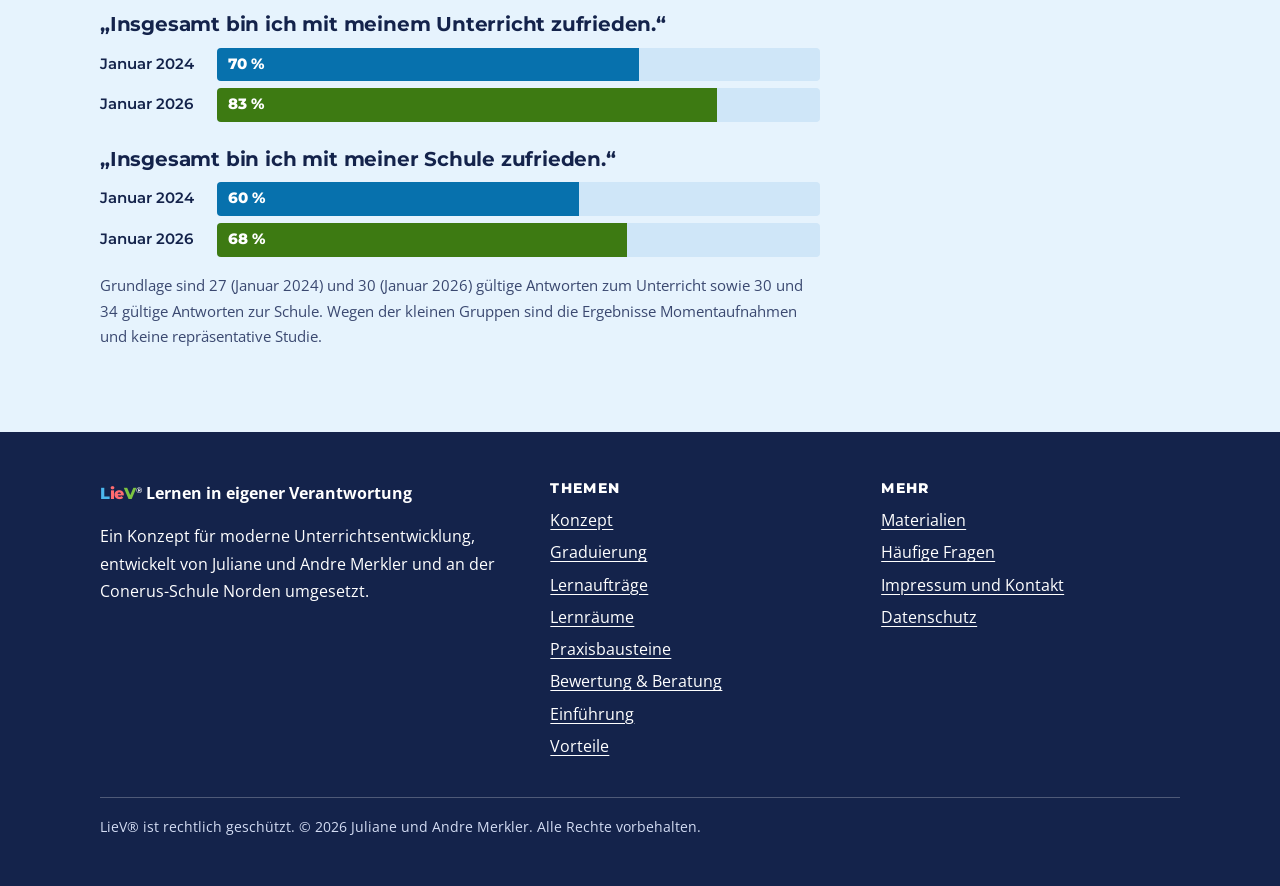
<file: einfuehrung.html>
<!DOCTYPE html>
<html lang="de">
<head>
<meta charset="utf-8">
<meta name="viewport" content="width=device-width, initial-scale=1">
<title>Offenes Lernen einführen: 7 Schritte und Erfahrungen | LieV-Konzept</title>
<meta name="description" content="Wie führt man selbstverantwortliches Lernen an einer Schule ein? Sieben Schritte, Zeitplan und Erfahrungen der Conerus-Schule Norden mit dem LieV®-Konzept.">
<meta name="robots" content="index, follow, max-image-preview:large">
<link rel="canonical" href="https://liev-konzept.github.io/einfuehrung.html">
<link rel="icon" href="favicon.svg" type="image/svg+xml">
<link rel="stylesheet" href="style.css">
<meta property="og:type" content="website">
<meta property="og:locale" content="de_DE">
<meta property="og:site_name" content="LieV-Konzept">
<meta property="og:title" content="Offenes Lernen einführen: 7 Schritte und Erfahrungen | LieV-Konzept">
<meta property="og:description" content="Wie führt man selbstverantwortliches Lernen an einer Schule ein? Sieben Schritte, Zeitplan und Erfahrungen der Conerus-Schule Norden mit dem LieV®-Konzept.">
<meta property="og:url" content="https://liev-konzept.github.io/einfuehrung.html">
<meta property="og:image" content="https://liev-konzept.github.io/og-image.png">
<meta name="twitter:card" content="summary_large_image">
<meta name="theme-color" content="#14234b">
<script type="application/ld+json">{"@context": "https://schema.org", "@graph": [{"@type": "WebPage", "name": "Einführung des LieV-Konzepts", "url": "https://liev-konzept.github.io/einfuehrung.html", "inLanguage": "de"}, {"@type": "BreadcrumbList", "itemListElement": [{"@type": "ListItem", "position": 1, "name": "Startseite", "item": "https://liev-konzept.github.io/"}, {"@type": "ListItem", "position": 2, "name": "Einführung", "item": "https://liev-konzept.github.io/einfuehrung.html"}]}]}</script>
</head>
<body>
<a class="skip" href="#inhalt">Zum Inhalt springen</a>
<div class="top-bar"><div class="wrap"><span>Ein Unterrichtskonzept aus der Praxis</span><span>Erprobt an der <a href="https://www.bbsnorden.de/" rel="external">Conerus-Schule Norden</a> &middot; <a href="impressum.html#kontakt">Kontakt</a></span></div></div>
<header class="site-header">
  <div class="wrap bar">
    <a class="brand" href="index.html" aria-label="LieV-Konzept, Startseite"><span class="wm"><span class="c-l">L</span><span class="c-i">i</span><span class="c-e">e</span><span class="c-v">V</span><sup>®</sup></span><small>Konzept</small></a>
    <input type="checkbox" id="nav-toggle" class="nav-toggle" aria-label="Menü öffnen oder schließen">
    <label class="nav-btn" for="nav-toggle">Menü</label>
    <nav class="nav" aria-label="Hauptnavigation"><ul><li><a href="konzept.html">Konzept</a></li><li><a href="graduierungssystem.html">Graduierung</a></li><li><a href="lernauftraege.html">Lernaufträge</a></li><li><a href="lernraeume.html">Lernräume</a></li><li><a href="praxisbausteine.html">Praxisbausteine</a></li><li><a href="bewertung-beratung.html">Beratung</a></li><li><a href="einfuehrung.html" aria-current="page">Einführung</a></li><li><a href="vorteile.html">Vorteile</a></li><li><a href="materialien.html">Materialien</a></li></ul></nav>
  </div>
</header>
<main id="inhalt">
<div class="page-head"><div class="wrap">
  <nav class="crumbs" aria-label="Brotkrumen"><ol><li><a href="index.html">Startseite</a></li><li aria-current="page">Einführung</li></ol></nav>
  <h1>Einführung: Offenes Lernen an der Schule starten</h1>
  <p class="lead">Sieben Schritte, ein Zeitplan aus der Praxis und ehrliche Erfahrungen aus der Umsetzung an der Conerus-Schule Norden.</p>
</div></div>

<section class="block" aria-labelledby="sieben">
  <div class="wrap">
    <h2 id="sieben">Sieben Schritte für eine erfolgreiche Einführung</h2>
    <p class="block-intro">Die Einführung von LieV® erfolgt idealerweise schrittweise und gut begleitet. Ein engagiertes Kernteam, klare Ziele und regelmäßige Reflexionsphasen bilden die Grundlage für einen nachhaltigen Entwicklungsprozess.</p>
    <ol class="steps">
      <li><div><strong>Kernteam bilden</strong>Engagierte Lehrkräfte als Pioniere.</div></li>
      <li><div><strong>Ziele festlegen</strong>Rahmenbedingungen definieren.</div></li>
      <li><div><strong>Lernaufträge entwickeln</strong>Erste Versuche im regulären Unterricht.</div></li>
      <li><div><strong>Digitale Plattform</strong>Ein Lernmanagementsystem einführen.</div></li>
      <li><div><strong>Kommunikation</strong>Eltern und Schülerschaft informieren.</div></li>
      <li><div><strong>Lehrkräfte stärken</strong>Fortbildungen und Schulungen anbieten.</div></li>
      <li><div><strong>Evaluation</strong>Regelmäßig auswerten und anpassen.</div></li>
    </ol>
    <div class="prose" style="margin-top:1.4rem">
      <p>Besonders wichtig ist die frühzeitige Einführung eines Lernmanagementsystems wie Moodle. Es stellt die digitale Infrastruktur für offene Lernphasen bereit. Die Information von Eltern und Schülerschaft sowie kontinuierliche Fortbildungen des Kollegiums sichern breite Akzeptanz und Kompetenz im Umgang mit dem neuen Konzept.</p>
    </div>
  </div>
</section>

<section class="block tint" aria-labelledby="ablauf">
  <div class="wrap">
    <h2 id="ablauf">Der zeitliche Ablauf an der Conerus-Schule</h2>
    <ol class="timeline">
      <li><time>November 2024</time>Konzeptvorstellung</li>
      <li><time>Februar 2025</time>Aufgabenverteilung</li>
      <li><time>April 2025</time>Vorstellung von Moodle und Fortbildung</li>
      <li><time>Sommerferien 2025</time>Umbau der Räume und Makerspace</li>
      <li><time>August 2025</time>LieV® startet</li>
      <li><time>September 2025</time>Zweitägige Fortbildung</li>
    </ol>
  </div>
</section>

<section class="block" id="erfahrungen" aria-labelledby="erf">
  <div class="wrap">
    <h2 id="erf">Erfahrungen aus der Umsetzung</h2>
    <div class="grid-2">
      <div>
        <h3>Was wir gelernt haben</h3>
        <ul class="ticks" style="--c:var(--blue)">
          <li>Einfach anfangen: Eine längere Vorbereitung hätte keine besseren Ergebnisse gebracht.</li>
          <li>Die Umstellung komplett vornehmen, nicht nur auf einzelne Stunden.</li>
          <li>Aufgaben komplex gestalten. Lernende müssen lernen, ihre Arbeit selbst zu strukturieren und zeitgerecht abzugeben. Ein einfacherer Aufgabenaufbau als Entgegenkommen wurde nicht verwendet.</li>
          <li>Klare Abgaberegeln durchhalten, zum Beispiel: Freitags, 13 Uhr, ist Schluss.</li>
          <li>Ruhige und abgeschirmte Arbeitsbereiche schaffen.</li>
          <li>Das Kollegium muss hinter dem Konzept stehen. Aktive Verweigerer bleiben ein Problem.</li>
        </ul>
      </div>
      <div>
        <h3>Was sich verändert hat</h3>
        <ul class="ticks" style="--c:var(--green)">
          <li>Weniger Störungen und weniger respektloses Verhalten.</li>
          <li>Schulabstinente Jugendliche kommen regelmäßiger zum Unterricht.</li>
          <li>Die Fehlzeiten wurden gedrittelt.</li>
          <li>Kompetenzgewinn im respektvollen Umgang miteinander.</li>
          <li>Die Fachkompetenz ist ähnlich wie vorher, dazu kommt ein Kompetenzgewinn in anderen Bereichen.</li>
          <li>Die Atmosphäre ist insgesamt viel entspannter und ruhiger, das Lehrer-Schüler-Verhältnis ist gut.</li>
          <li>Selbstverständnis und Selbstvertrauen der Lernenden steigen.</li>
        </ul>
      </div>
    </div>
  </div>
</section>

<section class="block tint" aria-labelledby="umfrage">
  <div class="wrap">
    <h2 id="umfrage">Ergebnisse der Schulumfrage</h2>
    <p class="block-intro">Die Schulumfrage vergleicht Januar 2024 mit Januar 2026. Die Grafik zeigt den Anteil zustimmender Antworten, wenn man nur zustimmende und ablehnende Stimmen betrachtet.</p>
    <div class="bars">
      <h3>„Insgesamt bin ich mit meinem Unterricht zufrieden.“</h3>
      <div class="brow"><span>Januar 2024</span><div class="track"><div class="fill fill-a" style="width:70%">70 %</div></div></div>
      <div class="brow"><span>Januar 2026</span><div class="track"><div class="fill fill-b" style="width:83%">83 %</div></div></div>
      <h3>„Insgesamt bin ich mit meiner Schule zufrieden.“</h3>
      <div class="brow"><span>Januar 2024</span><div class="track"><div class="fill fill-a" style="width:60%">60 %</div></div></div>
      <div class="brow"><span>Januar 2026</span><div class="track"><div class="fill fill-b" style="width:68%">68 %</div></div></div>
      <p class="small" style="margin-top:1rem">Grundlage sind 27 (Januar 2024) und 30 (Januar 2026) gültige Antworten zum Unterricht sowie 30 und 34 gültige Antworten zur Schule. Wegen der kleinen Gruppen sind die Ergebnisse Momentaufnahmen und keine repräsentative Studie.</p>
    </div>
  </div>
</section>

</main>
<footer class="site-footer">
  <div class="wrap">
    <div class="foot-grid">
      <div>
        <p><span class="wm"><span class="c-l">L</span><span class="c-i">i</span><span class="c-e">e</span><span class="c-v">V</span><sup>®</sup></span> <strong>Lernen in eigener Verantwortung</strong></p>
        <p>Ein Konzept für moderne Unterrichtsentwicklung, entwickelt von Juliane und Andre Merkler und an der Conerus-Schule Norden umgesetzt.</p>
      </div>
      <div><h2>Themen</h2><ul><li><a href="konzept.html">Konzept</a></li><li><a href="graduierungssystem.html">Graduierung</a></li><li><a href="lernauftraege.html">Lernaufträge</a></li><li><a href="lernraeume.html">Lernräume</a></li><li><a href="praxisbausteine.html">Praxisbausteine</a></li><li><a href="bewertung-beratung.html">Bewertung &amp; Beratung</a></li><li><a href="einfuehrung.html">Einführung</a></li><li><a href="vorteile.html">Vorteile</a></li></ul></div>
      <div><h2>Mehr</h2><ul>
        <li><a href="materialien.html">Materialien</a></li>
        <li><a href="faq.html">Häufige Fragen</a></li>
        <li><a href="impressum.html">Impressum und Kontakt</a></li>
        <li><a href="datenschutz.html">Datenschutz</a></li>
      </ul></div>
    </div>
    <p class="foot-note">LieV® ist rechtlich geschützt. © 2026 Juliane und Andre Merkler. Alle Rechte vorbehalten.</p>
  </div>
</footer>
</body>
</html>
</file>
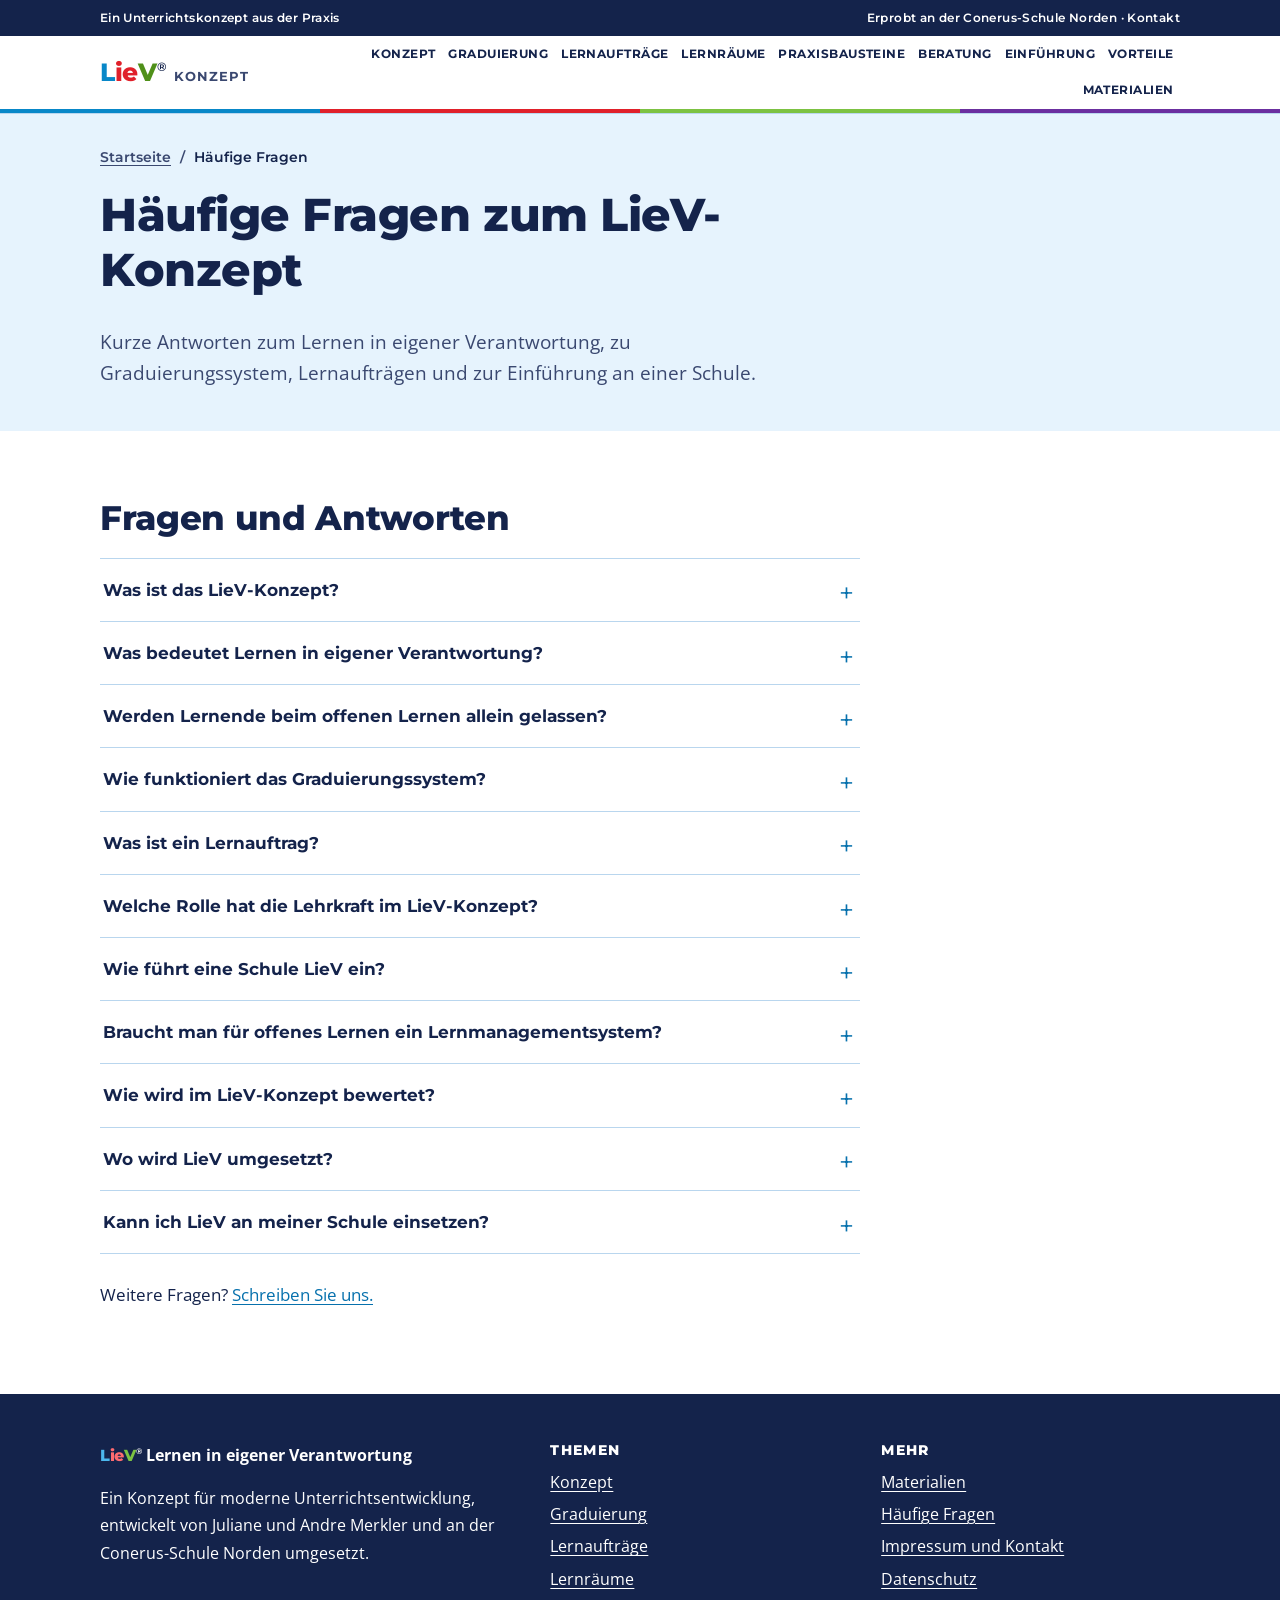
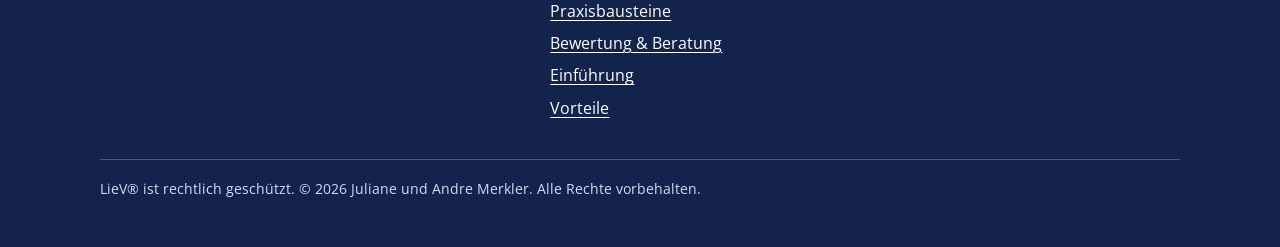
<file: faq.html>
<!DOCTYPE html>
<html lang="de">
<head>
<meta charset="utf-8">
<meta name="viewport" content="width=device-width, initial-scale=1">
<title>Häufige Fragen zum LieV-Konzept und zum Lernen in eigener Verantwortung</title>
<meta name="description" content="Antworten auf häufige Fragen: Was ist LieV®, wie funktioniert das Graduierungssystem, was steht im Lernauftrag und wie führt eine Schule offenes Lernen ein?">
<meta name="robots" content="index, follow, max-image-preview:large">
<link rel="canonical" href="https://liev-konzept.github.io/faq.html">
<link rel="icon" href="favicon.svg" type="image/svg+xml">
<link rel="stylesheet" href="style.css">
<meta property="og:type" content="website">
<meta property="og:locale" content="de_DE">
<meta property="og:site_name" content="LieV-Konzept">
<meta property="og:title" content="Häufige Fragen zum LieV-Konzept und zum Lernen in eigener Verantwortung">
<meta property="og:description" content="Antworten auf häufige Fragen: Was ist LieV®, wie funktioniert das Graduierungssystem, was steht im Lernauftrag und wie führt eine Schule offenes Lernen ein?">
<meta property="og:url" content="https://liev-konzept.github.io/faq.html">
<meta property="og:image" content="https://liev-konzept.github.io/og-image.png">
<meta name="twitter:card" content="summary_large_image">
<meta name="theme-color" content="#14234b">
<script type="application/ld+json">{"@context": "https://schema.org", "@graph": [{"@type": "FAQPage", "mainEntity": [{"@type": "Question", "name": "Was ist das LieV-Konzept?", "acceptedAnswer": {"@type": "Answer", "text": "LieV® steht für „Lernen in eigener Verantwortung“. Es ist ein offenes Lernkonzept für moderne Unterrichtsentwicklung mit digitaler Unterstützung und Lebensweltorientierung. Schülerinnen und Schüler übernehmen Schritt für Schritt Verantwortung für ihren Lernprozess."}}, {"@type": "Question", "name": "Was bedeutet Lernen in eigener Verantwortung?", "acceptedAnswer": {"@type": "Answer", "text": "Lernende planen ihre Zeit, wählen Arbeitsort und Sozialform, setzen Prioritäten und reflektieren ihr Lernen. Das geschieht in einem klaren Rahmen mit schriftlichen Lernaufträgen, festen Zeitfenstern und transparenten Abgaberegeln."}}, {"@type": "Question", "name": "Werden Lernende beim offenen Lernen allein gelassen?", "acceptedAnswer": {"@type": "Answer", "text": "Nein. Lernen in eigener Verantwortung bedeutet, Lernenden die Werkzeuge, Strukturen und Begleitung zu geben, die sie brauchen. Die Lehrkraft berät und begleitet, unter anderem in regelmäßigen Beratungs- und Fähigkeitsgesprächen."}}, {"@type": "Question", "name": "Wie funktioniert das Graduierungssystem?", "acceptedAnswer": {"@type": "Answer", "text": "Es gibt drei Stufen: Neueinsteiger, Durchstarter und Lernprofi. Mit jeder Stufe erweitern sich die Freiheiten, etwa bei Sozialform, Lernort und Zeitplanung. Über den Wechsel entscheiden Kriterien wie Zuverlässigkeit, Arbeitsorganisation, Umgang mit Freiheiten und Qualität der Lernprodukte."}}, {"@type": "Question", "name": "Was ist ein Lernauftrag?", "acceptedAnswer": {"@type": "Answer", "text": "Ein Lernauftrag beschreibt schriftlich, woran Lernende arbeiten, in welchem Rahmen und wie die Ergebnisse aussehen sollen. Er enthält unter anderem Zeitraum, Sozialformen, Kompetenzen, Handlungsinhalte in drei Niveaustufen, Material und Beurteilungskriterien."}}, {"@type": "Question", "name": "Welche Rolle hat die Lehrkraft im LieV-Konzept?", "acceptedAnswer": {"@type": "Answer", "text": "Die Lehrkraft wird vom reinen Wissensvermittler zur Lernbegleitung. Sie berät, gibt regelmäßig Feedback und stärkt die Selbstorganisation der Lernenden. Ihre fachliche Freiheit bleibt erhalten."}}, {"@type": "Question", "name": "Wie führt eine Schule LieV ein?", "acceptedAnswer": {"@type": "Answer", "text": "Idealerweise in sieben Schritten: Kernteam bilden, Ziele festlegen, Lernaufträge entwickeln, eine digitale Plattform einführen, Eltern und Schülerschaft informieren, Lehrkräfte fortbilden und regelmäßig evaluieren."}}, {"@type": "Question", "name": "Braucht man für offenes Lernen ein Lernmanagementsystem?", "acceptedAnswer": {"@type": "Answer", "text": "Ein Lernmanagementsystem wie Moodle stellt die digitale Infrastruktur für offene Lernphasen bereit. Deshalb empfiehlt das Konzept, es früh einzuführen."}}, {"@type": "Question", "name": "Wie wird im LieV-Konzept bewertet?", "acceptedAnswer": {"@type": "Answer", "text": "Die Bewertung berücksichtigt mehrere Kriterien: Klassenarbeit, Handlungsergebnis, Mitarbeit, Zeitmanagement und Kompetenzsteigerung. Die Gewichtung variiert je nach Fach oder Profilbaustein."}}, {"@type": "Question", "name": "Wo wird LieV umgesetzt?", "acceptedAnswer": {"@type": "Answer", "text": "LieV® wurde an der Conerus-Schule in Norden entwickelt und ist dort im August 2025 gestartet."}}, {"@type": "Question", "name": "Kann ich LieV an meiner Schule einsetzen?", "acceptedAnswer": {"@type": "Answer", "text": "LieV® ist rechtlich geschützt. Wenn Sie das Konzept oder Materialien daraus nutzen möchten, nehmen Sie bitte Kontakt auf. Die Angaben finden Sie im Impressum."}}]}, {"@type": "BreadcrumbList", "itemListElement": [{"@type": "ListItem", "position": 1, "name": "Startseite", "item": "https://liev-konzept.github.io/"}, {"@type": "ListItem", "position": 2, "name": "Häufige Fragen", "item": "https://liev-konzept.github.io/faq.html"}]}]}</script>
</head>
<body>
<a class="skip" href="#inhalt">Zum Inhalt springen</a>
<div class="top-bar"><div class="wrap"><span>Ein Unterrichtskonzept aus der Praxis</span><span>Erprobt an der <a href="https://www.bbsnorden.de/" rel="external">Conerus-Schule Norden</a> &middot; <a href="impressum.html#kontakt">Kontakt</a></span></div></div>
<header class="site-header">
  <div class="wrap bar">
    <a class="brand" href="index.html" aria-label="LieV-Konzept, Startseite"><span class="wm"><span class="c-l">L</span><span class="c-i">i</span><span class="c-e">e</span><span class="c-v">V</span><sup>®</sup></span><small>Konzept</small></a>
    <input type="checkbox" id="nav-toggle" class="nav-toggle" aria-label="Menü öffnen oder schließen">
    <label class="nav-btn" for="nav-toggle">Menü</label>
    <nav class="nav" aria-label="Hauptnavigation"><ul><li><a href="konzept.html">Konzept</a></li><li><a href="graduierungssystem.html">Graduierung</a></li><li><a href="lernauftraege.html">Lernaufträge</a></li><li><a href="lernraeume.html">Lernräume</a></li><li><a href="praxisbausteine.html">Praxisbausteine</a></li><li><a href="bewertung-beratung.html">Beratung</a></li><li><a href="einfuehrung.html">Einführung</a></li><li><a href="vorteile.html">Vorteile</a></li><li><a href="materialien.html">Materialien</a></li></ul></nav>
  </div>
</header>
<main id="inhalt">
<div class="page-head"><div class="wrap">
  <nav class="crumbs" aria-label="Brotkrumen"><ol><li><a href="index.html">Startseite</a></li><li aria-current="page">Häufige Fragen</li></ol></nav>
  <h1>Häufige Fragen zum LieV-Konzept</h1>
  <p class="lead">Kurze Antworten zum Lernen in eigener Verantwortung, zu Graduierungssystem, Lernaufträgen und zur Einführung an einer Schule.</p>
</div></div>

<section class="block" aria-labelledby="fragen">
  <div class="wrap">
    <h2 id="fragen" class="prose">Fragen und Antworten</h2>
    <div class="faq"><details><summary>Was ist das LieV-Konzept?</summary><div><p>LieV® steht für „Lernen in eigener Verantwortung“. Es ist ein offenes Lernkonzept für moderne Unterrichtsentwicklung mit digitaler Unterstützung und Lebensweltorientierung. Schülerinnen und Schüler übernehmen Schritt für Schritt Verantwortung für ihren Lernprozess.</p></div></details><details><summary>Was bedeutet Lernen in eigener Verantwortung?</summary><div><p>Lernende planen ihre Zeit, wählen Arbeitsort und Sozialform, setzen Prioritäten und reflektieren ihr Lernen. Das geschieht in einem klaren Rahmen mit schriftlichen Lernaufträgen, festen Zeitfenstern und transparenten Abgaberegeln.</p></div></details><details><summary>Werden Lernende beim offenen Lernen allein gelassen?</summary><div><p>Nein. Lernen in eigener Verantwortung bedeutet, Lernenden die Werkzeuge, Strukturen und Begleitung zu geben, die sie brauchen. Die Lehrkraft berät und begleitet, unter anderem in regelmäßigen Beratungs- und Fähigkeitsgesprächen.</p></div></details><details><summary>Wie funktioniert das Graduierungssystem?</summary><div><p>Es gibt drei Stufen: Neueinsteiger, Durchstarter und Lernprofi. Mit jeder Stufe erweitern sich die Freiheiten, etwa bei Sozialform, Lernort und Zeitplanung. Über den Wechsel entscheiden Kriterien wie Zuverlässigkeit, Arbeitsorganisation, Umgang mit Freiheiten und Qualität der Lernprodukte.</p></div></details><details><summary>Was ist ein Lernauftrag?</summary><div><p>Ein Lernauftrag beschreibt schriftlich, woran Lernende arbeiten, in welchem Rahmen und wie die Ergebnisse aussehen sollen. Er enthält unter anderem Zeitraum, Sozialformen, Kompetenzen, Handlungsinhalte in drei Niveaustufen, Material und Beurteilungskriterien.</p></div></details><details><summary>Welche Rolle hat die Lehrkraft im LieV-Konzept?</summary><div><p>Die Lehrkraft wird vom reinen Wissensvermittler zur Lernbegleitung. Sie berät, gibt regelmäßig Feedback und stärkt die Selbstorganisation der Lernenden. Ihre fachliche Freiheit bleibt erhalten.</p></div></details><details><summary>Wie führt eine Schule LieV ein?</summary><div><p>Idealerweise in sieben Schritten: Kernteam bilden, Ziele festlegen, Lernaufträge entwickeln, eine digitale Plattform einführen, Eltern und Schülerschaft informieren, Lehrkräfte fortbilden und regelmäßig evaluieren.</p></div></details><details><summary>Braucht man für offenes Lernen ein Lernmanagementsystem?</summary><div><p>Ein Lernmanagementsystem wie Moodle stellt die digitale Infrastruktur für offene Lernphasen bereit. Deshalb empfiehlt das Konzept, es früh einzuführen.</p></div></details><details><summary>Wie wird im LieV-Konzept bewertet?</summary><div><p>Die Bewertung berücksichtigt mehrere Kriterien: Klassenarbeit, Handlungsergebnis, Mitarbeit, Zeitmanagement und Kompetenzsteigerung. Die Gewichtung variiert je nach Fach oder Profilbaustein.</p></div></details><details><summary>Wo wird LieV umgesetzt?</summary><div><p>LieV® wurde an der Conerus-Schule in Norden entwickelt und ist dort im August 2025 gestartet.</p></div></details><details><summary>Kann ich LieV an meiner Schule einsetzen?</summary><div><p>LieV® ist rechtlich geschützt. Wenn Sie das Konzept oder Materialien daraus nutzen möchten, nehmen Sie bitte Kontakt auf. Die Angaben finden Sie im Impressum.</p></div></details></div>
    <p style="margin-top:1.6rem">Weitere Fragen? <a href="impressum.html#kontakt">Schreiben Sie uns.</a></p>
  </div>
</section>

</main>
<footer class="site-footer">
  <div class="wrap">
    <div class="foot-grid">
      <div>
        <p><span class="wm"><span class="c-l">L</span><span class="c-i">i</span><span class="c-e">e</span><span class="c-v">V</span><sup>®</sup></span> <strong>Lernen in eigener Verantwortung</strong></p>
        <p>Ein Konzept für moderne Unterrichtsentwicklung, entwickelt von Juliane und Andre Merkler und an der Conerus-Schule Norden umgesetzt.</p>
      </div>
      <div><h2>Themen</h2><ul><li><a href="konzept.html">Konzept</a></li><li><a href="graduierungssystem.html">Graduierung</a></li><li><a href="lernauftraege.html">Lernaufträge</a></li><li><a href="lernraeume.html">Lernräume</a></li><li><a href="praxisbausteine.html">Praxisbausteine</a></li><li><a href="bewertung-beratung.html">Bewertung &amp; Beratung</a></li><li><a href="einfuehrung.html">Einführung</a></li><li><a href="vorteile.html">Vorteile</a></li></ul></div>
      <div><h2>Mehr</h2><ul>
        <li><a href="materialien.html">Materialien</a></li>
        <li><a href="faq.html">Häufige Fragen</a></li>
        <li><a href="impressum.html">Impressum und Kontakt</a></li>
        <li><a href="datenschutz.html">Datenschutz</a></li>
      </ul></div>
    </div>
    <p class="foot-note">LieV® ist rechtlich geschützt. © 2026 Juliane und Andre Merkler. Alle Rechte vorbehalten.</p>
  </div>
</footer>
</body>
</html>
</file>
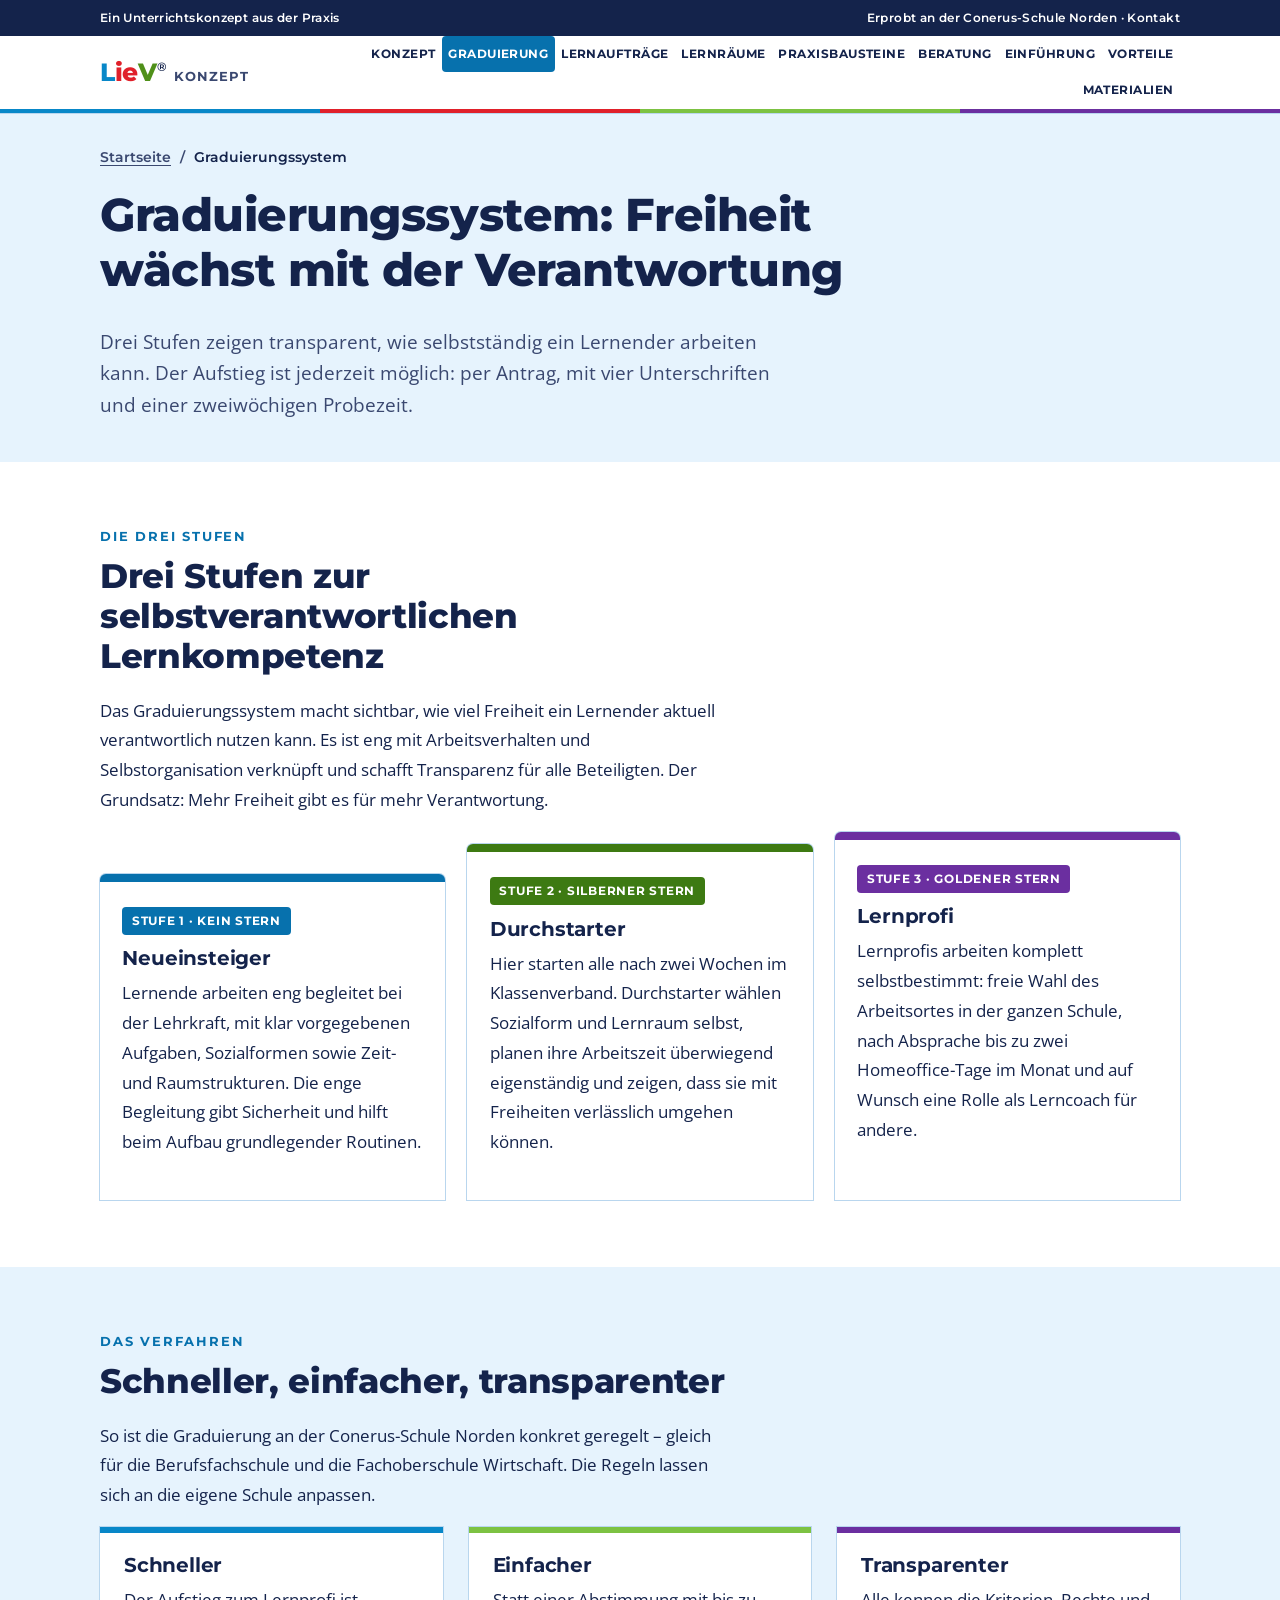
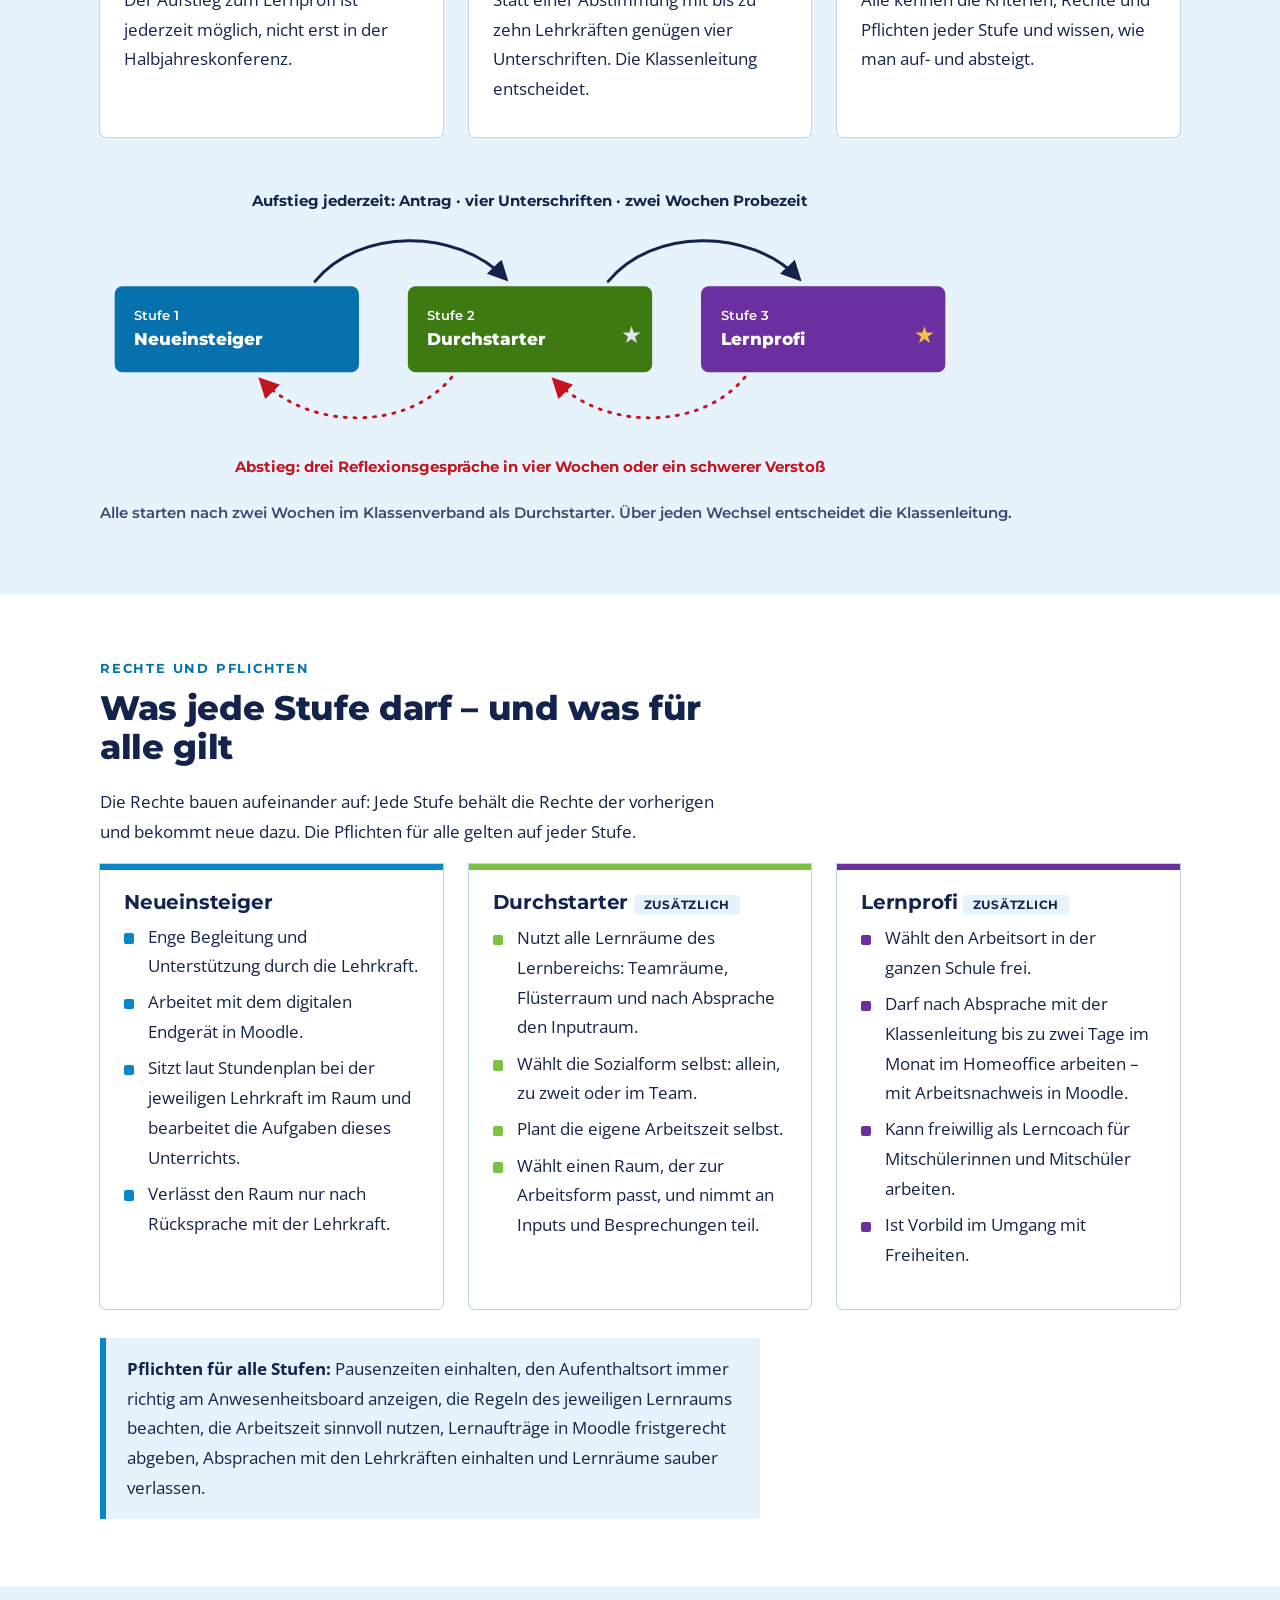
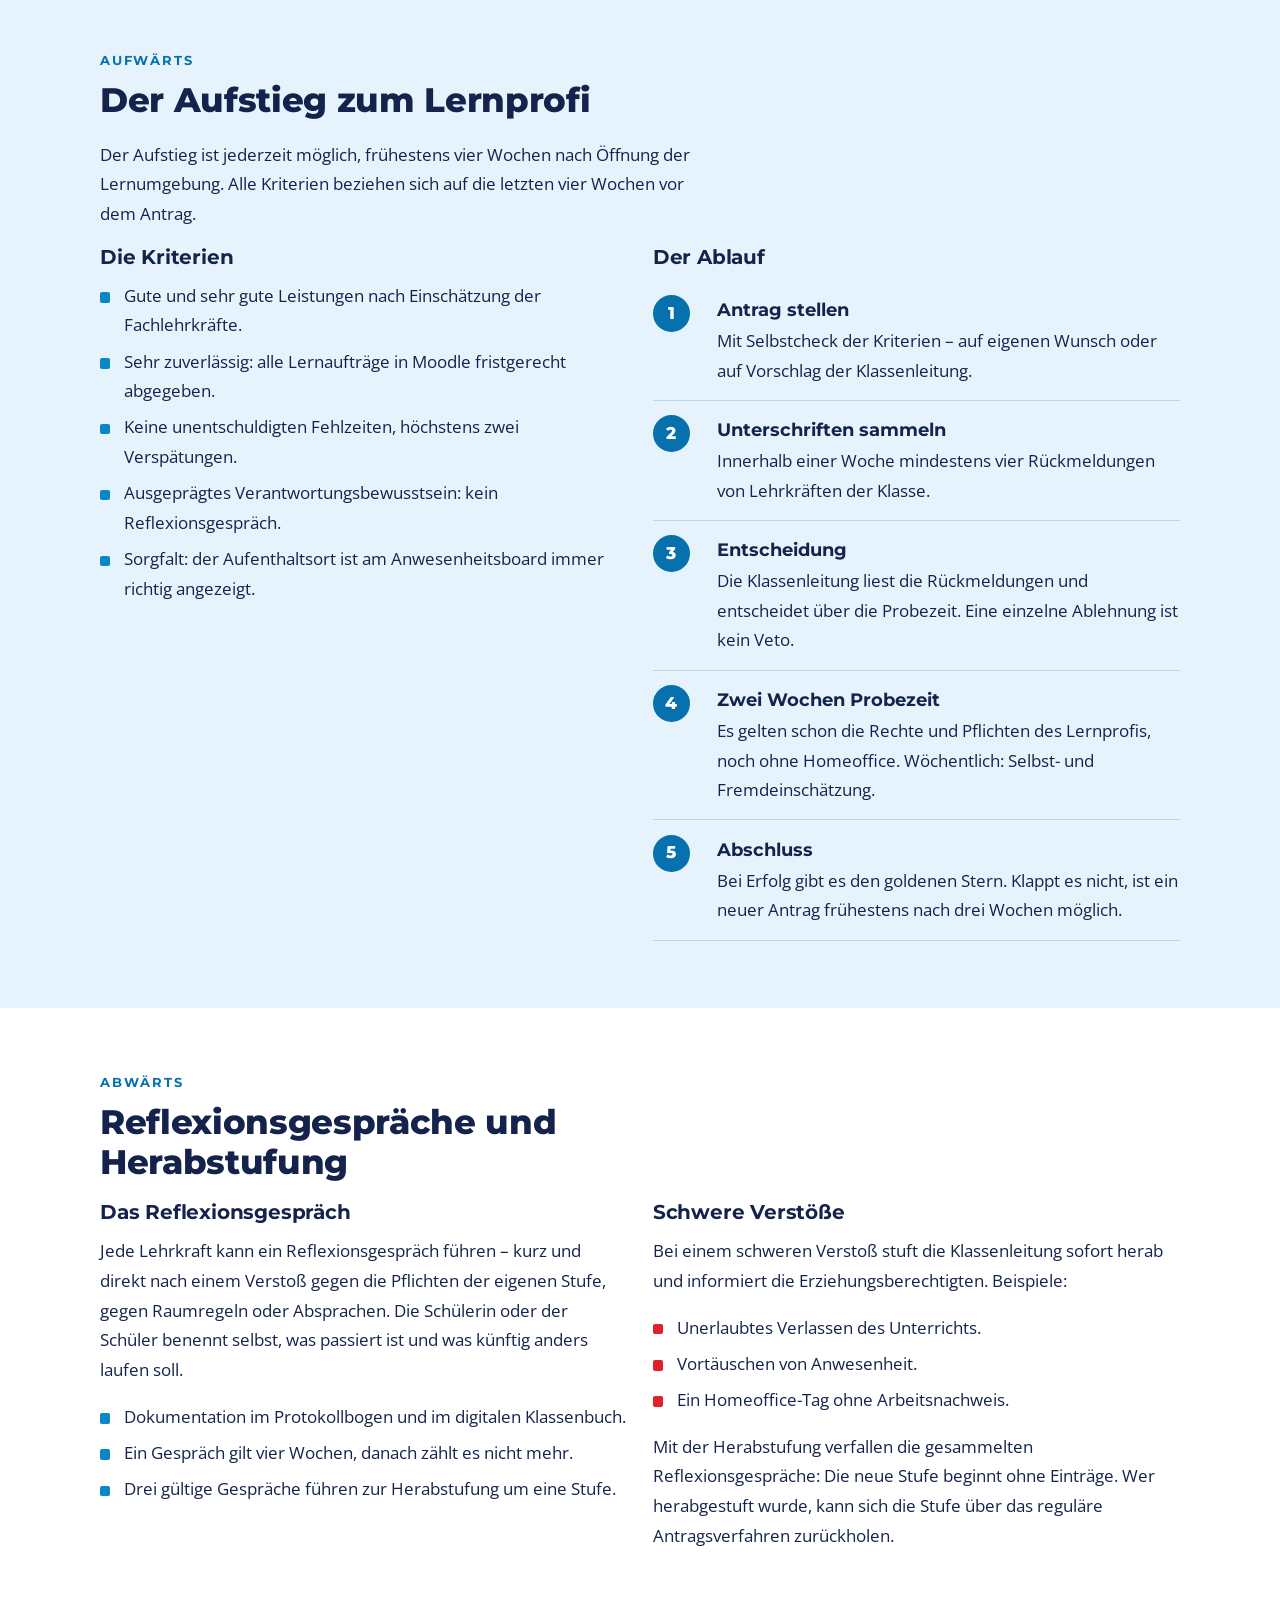
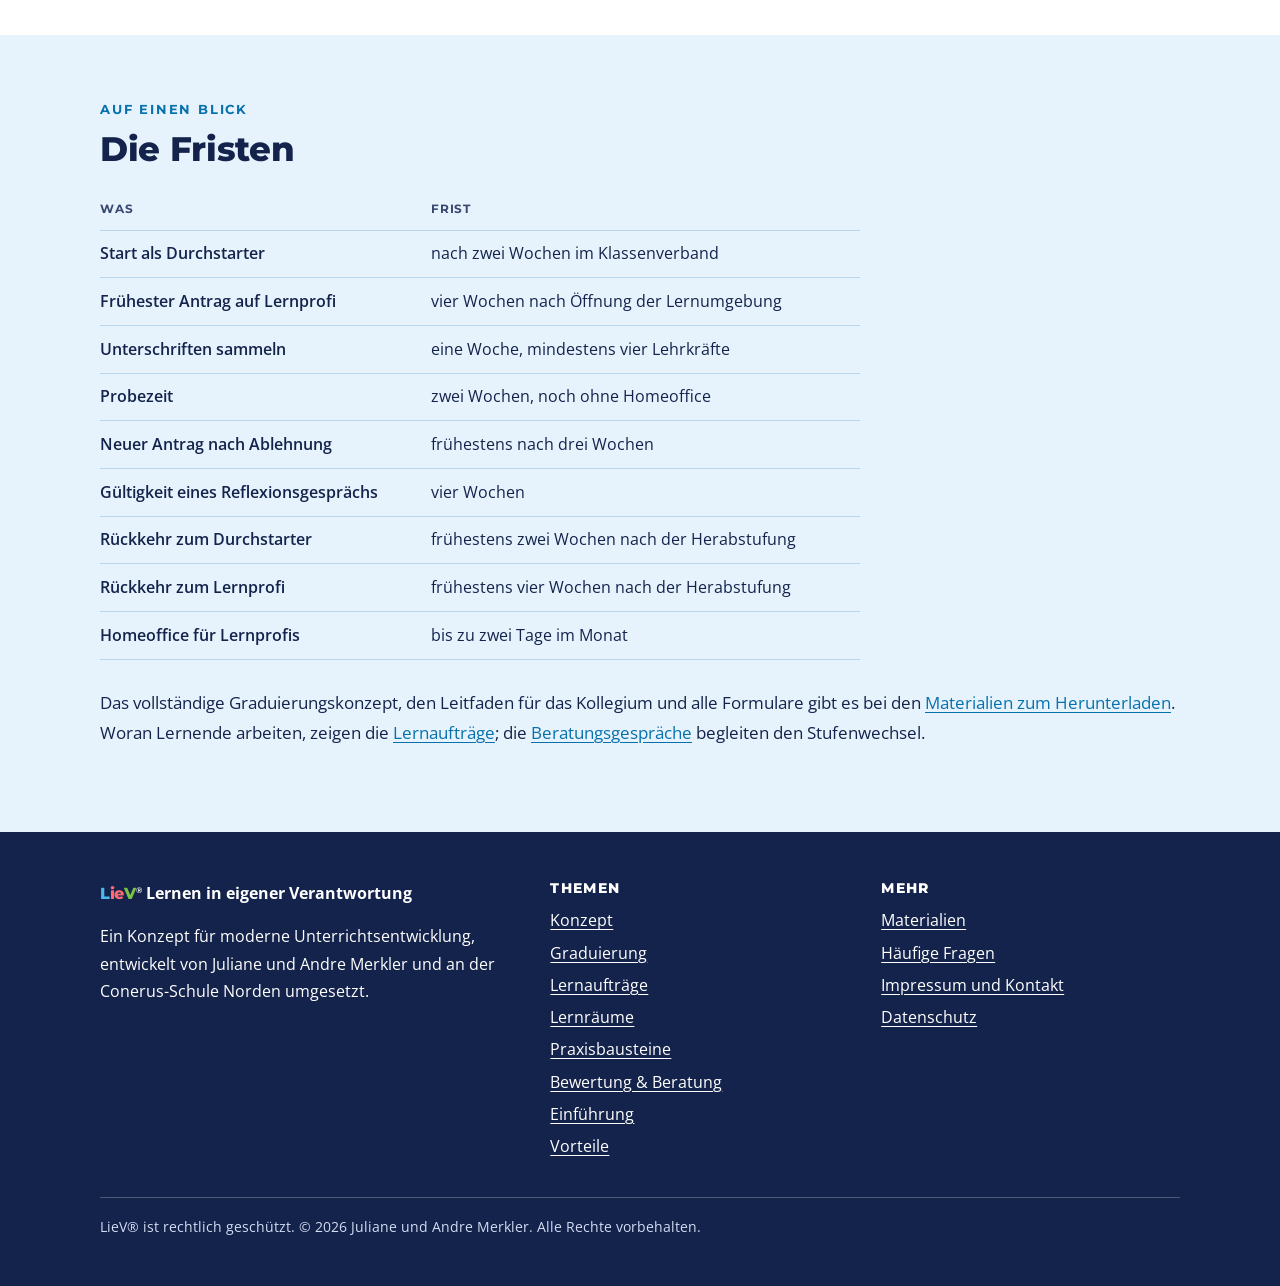
<file: graduierungssystem.html>
<!DOCTYPE html>
<html lang="de">
<head>
<meta charset="utf-8">
<meta name="viewport" content="width=device-width, initial-scale=1">
<title>Graduierungssystem: Drei Stufen zu selbstverantwortlichem Lernen | LieV</title>
<meta name="description" content="Neueinsteiger, Durchstarter, Lernprofi: Das Graduierungssystem des LieV®-Konzepts – mit Antrag, Probezeit, Reflexionsgesprächen und allen Fristen im Überblick.">
<meta name="robots" content="index, follow, max-image-preview:large">
<link rel="canonical" href="https://liev-konzept.github.io/graduierungssystem.html">
<link rel="icon" href="favicon.svg" type="image/svg+xml">
<link rel="stylesheet" href="style.css">
<meta property="og:type" content="website">
<meta property="og:locale" content="de_DE">
<meta property="og:site_name" content="LieV-Konzept">
<meta property="og:title" content="Graduierungssystem: Drei Stufen zu selbstverantwortlichem Lernen | LieV">
<meta property="og:description" content="Neueinsteiger, Durchstarter, Lernprofi: Das Graduierungssystem des LieV®-Konzepts – mit Antrag, Probezeit, Reflexionsgesprächen und allen Fristen im Überblick.">
<meta property="og:url" content="https://liev-konzept.github.io/graduierungssystem.html">
<meta property="og:image" content="https://liev-konzept.github.io/og-image.png">
<meta name="twitter:card" content="summary_large_image">
<meta name="theme-color" content="#14234b">
<script type="application/ld+json">{"@context": "https://schema.org", "@graph": [{"@type": "WebPage", "name": "Graduierungssystem im LieV-Konzept", "url": "https://liev-konzept.github.io/graduierungssystem.html", "inLanguage": "de"}, {"@type": "BreadcrumbList", "itemListElement": [{"@type": "ListItem", "position": 1, "name": "Startseite", "item": "https://liev-konzept.github.io/"}, {"@type": "ListItem", "position": 2, "name": "Graduierungssystem", "item": "https://liev-konzept.github.io/graduierungssystem.html"}]}]}</script>
</head>
<body>
<a class="skip" href="#inhalt">Zum Inhalt springen</a>
<div class="top-bar"><div class="wrap"><span>Ein Unterrichtskonzept aus der Praxis</span><span>Erprobt an der <a href="https://www.bbsnorden.de/" rel="external">Conerus-Schule Norden</a> &middot; <a href="impressum.html#kontakt">Kontakt</a></span></div></div>
<header class="site-header">
  <div class="wrap bar">
    <a class="brand" href="index.html" aria-label="LieV-Konzept, Startseite"><span class="wm"><span class="c-l">L</span><span class="c-i">i</span><span class="c-e">e</span><span class="c-v">V</span><sup>®</sup></span><small>Konzept</small></a>
    <input type="checkbox" id="nav-toggle" class="nav-toggle" aria-label="Menü öffnen oder schließen">
    <label class="nav-btn" for="nav-toggle">Menü</label>
    <nav class="nav" aria-label="Hauptnavigation"><ul><li><a href="konzept.html">Konzept</a></li><li><a href="graduierungssystem.html" aria-current="page">Graduierung</a></li><li><a href="lernauftraege.html">Lernaufträge</a></li><li><a href="lernraeume.html">Lernräume</a></li><li><a href="praxisbausteine.html">Praxisbausteine</a></li><li><a href="bewertung-beratung.html">Beratung</a></li><li><a href="einfuehrung.html">Einführung</a></li><li><a href="vorteile.html">Vorteile</a></li><li><a href="materialien.html">Materialien</a></li></ul></nav>
  </div>
</header>
<main id="inhalt">
<div class="page-head"><div class="wrap">
  <nav class="crumbs" aria-label="Brotkrumen"><ol><li><a href="index.html">Startseite</a></li><li aria-current="page">Graduierungssystem</li></ol></nav>
  <h1>Graduierungssystem: Freiheit wächst mit der Verantwortung</h1>
  <p class="lead">Drei Stufen zeigen transparent, wie selbstständig ein Lernender arbeiten kann. Der Aufstieg ist jederzeit möglich: per Antrag, mit vier Unterschriften und einer zweiwöchigen Probezeit.</p>
</div></div>

<section class="block" aria-labelledby="stufen">
  <div class="wrap">
    <h2 id="stufen"><span class="kicker">Die drei Stufen</span>Drei Stufen zur selbstverantwortlichen Lernkompetenz</h2>
    <p class="block-intro">Das Graduierungssystem macht sichtbar, wie viel Freiheit ein Lernender aktuell verantwortlich nutzen kann. Es ist eng mit Arbeitsverhalten und Selbstorganisation verknüpft und schafft Transparenz für alle Beteiligten. Der Grundsatz: Mehr Freiheit gibt es für mehr Verantwortung.</p>
    <div class="levels">
      <article class="level" style="--c:var(--blue-d)">
        <span class="tag tag-blue">Stufe 1 · kein Stern</span>
        <h3>Neueinsteiger</h3>
        <p>Lernende arbeiten eng begleitet bei der Lehrkraft, mit klar vorgegebenen Aufgaben, Sozialformen sowie Zeit- und Raumstrukturen. Die enge Begleitung gibt Sicherheit und hilft beim Aufbau grundlegender Routinen.</p>
      </article>
      <article class="level" style="--c:var(--green-d)">
        <span class="tag tag-green">Stufe 2 · silberner Stern</span>
        <h3>Durchstarter</h3>
        <p>Hier starten alle nach zwei Wochen im Klassenverband. Durchstarter wählen Sozialform und Lernraum selbst, planen ihre Arbeitszeit überwiegend eigenständig und zeigen, dass sie mit Freiheiten verlässlich umgehen können.</p>
      </article>
      <article class="level" style="--c:var(--purple)">
        <span class="tag tag-purple">Stufe 3 · goldener Stern</span>
        <h3>Lernprofi</h3>
        <p>Lernprofis arbeiten komplett selbstbestimmt: freie Wahl des Arbeitsortes in der ganzen Schule, nach Absprache bis zu zwei Homeoffice-Tage im Monat und auf Wunsch eine Rolle als Lerncoach für andere.</p>
      </article>
    </div>
  </div>
</section>

<section class="block tint" aria-labelledby="verfahren">
  <div class="wrap">
    <h2 id="verfahren"><span class="kicker">Das Verfahren</span>Schneller, einfacher, transparenter</h2>
    <p class="block-intro">So ist die Graduierung an der Conerus-Schule Norden konkret geregelt – gleich für die Berufsfachschule und die Fachoberschule Wirtschaft. Die Regeln lassen sich an die eigene Schule anpassen.</p>
    <div class="grid-3">
      <article class="principle c-blue">
        <h3>Schneller</h3>
        <p>Der Aufstieg zum Lernprofi ist jederzeit möglich, nicht erst in der Halbjahreskonferenz.</p>
      </article>
      <article class="principle c-green">
        <h3>Einfacher</h3>
        <p>Statt einer Abstimmung mit bis zu zehn Lehrkräften genügen vier Unterschriften. Die Klassenleitung entscheidet.</p>
      </article>
      <article class="principle c-purple">
        <h3>Transparenter</h3>
        <p>Alle kennen die Kriterien, Rechte und Pflichten jeder Stufe und wissen, wie man auf- und absteigt.</p>
      </article>
    </div>
    <figure class="flow">
      <svg viewBox="0 0 880 330" role="img" aria-labelledby="fl-t fl-d">
        <title id="fl-t">Auf- und Abstieg zwischen den drei Stufen</title>
        <desc id="fl-d">Aufwärts von Neueinsteiger über Durchstarter zum Lernprofi per Antrag mit vier Unterschriften und zwei Wochen Probezeit. Abwärts nach drei Reflexionsgesprächen in vier Wochen oder einem schweren Verstoß.</desc>
        <defs>
          <marker id="arr-up" viewBox="0 0 10 10" refX="8" refY="5" markerWidth="7" markerHeight="7" orient="auto-start-reverse"><path d="M0 0 L10 5 L0 10 z" fill="#14234b"/></marker>
          <marker id="arr-dn" viewBox="0 0 10 10" refX="8" refY="5" markerWidth="7" markerHeight="7" orient="auto-start-reverse"><path d="M0 0 L10 5 L0 10 z" fill="#c4141e"/></marker>
        </defs>
        <text x="440" y="38" text-anchor="middle" font-size="15" font-weight="700" fill="#14234b">Aufstieg jederzeit: Antrag · vier Unterschriften · zwei Wochen Probezeit</text>
        <path d="M 220 115 C 265 60, 365 60, 415 112" fill="none" stroke="#14234b" stroke-width="3" stroke-linecap="round" marker-end="url(#arr-up)"/>
        <path d="M 520 115 C 565 60, 665 60, 715 112" fill="none" stroke="#14234b" stroke-width="3" stroke-linecap="round" marker-end="url(#arr-up)"/>
        <rect x="15" y="120" width="250" height="88" rx="8" fill="#0771ad"/>
        <rect x="315" y="120" width="250" height="88" rx="8" fill="#3d7a12"/>
        <rect x="615" y="120" width="250" height="88" rx="8" fill="#6b2fa0"/>
        <g fill="#fff">
          <text x="35" y="155" font-size="13" font-weight="600">Stufe 1</text>
          <text x="35" y="180" font-size="17" font-weight="800">Neueinsteiger</text>
          <text x="335" y="155" font-size="13" font-weight="600">Stufe 2</text>
          <text x="335" y="180" font-size="17" font-weight="800">Durchstarter</text>
          <text x="635" y="155" font-size="13" font-weight="600">Stufe 3</text>
          <text x="635" y="180" font-size="17" font-weight="800">Lernprofi</text>
        </g>
        <text x="533" y="178" font-size="24" fill="#e3e3ec" aria-hidden="true">★</text>
        <text x="833" y="178" font-size="24" fill="#f6c045" aria-hidden="true">★</text>
        <path d="M 360 213 C 315 268, 215 268, 165 216" fill="none" stroke="#c4141e" stroke-width="3" stroke-dasharray="2 8" stroke-linecap="round" marker-end="url(#arr-dn)"/>
        <path d="M 660 213 C 615 268, 515 268, 465 216" fill="none" stroke="#c4141e" stroke-width="3" stroke-dasharray="2 8" stroke-linecap="round" marker-end="url(#arr-dn)"/>
        <text x="440" y="310" text-anchor="middle" font-size="15" font-weight="700" fill="#c4141e">Abstieg: drei Reflexionsgespräche in vier Wochen oder ein schwerer Verstoß</text>
      </svg>
      <figcaption>Alle starten nach zwei Wochen im Klassenverband als Durchstarter. Über jeden Wechsel entscheidet die Klassenleitung.</figcaption>
    </figure>
  </div>
</section>

<section class="block" aria-labelledby="rechte">
  <div class="wrap">
    <h2 id="rechte"><span class="kicker">Rechte und Pflichten</span>Was jede Stufe darf – und was für alle gilt</h2>
    <p class="block-intro">Die Rechte bauen aufeinander auf: Jede Stufe behält die Rechte der vorherigen und bekommt neue dazu. Die Pflichten für alle gelten auf jeder Stufe.</p>
    <div class="grid-3">
      <article class="principle c-blue">
        <h3>Neueinsteiger</h3>
        <ul class="ticks" style="--c:var(--blue)">
          <li>Enge Begleitung und Unterstützung durch die Lehrkraft.</li>
          <li>Arbeitet mit dem digitalen Endgerät in Moodle.</li>
          <li>Sitzt laut Stundenplan bei der jeweiligen Lehrkraft im Raum und bearbeitet die Aufgaben dieses Unterrichts.</li>
          <li>Verlässt den Raum nur nach Rücksprache mit der Lehrkraft.</li>
        </ul>
      </article>
      <article class="principle c-green">
        <h3>Durchstarter <span class="tag">zusätzlich</span></h3>
        <ul class="ticks" style="--c:var(--green)">
          <li>Nutzt alle Lernräume des Lernbereichs: Teamräume, Flüsterraum und nach Absprache den Inputraum.</li>
          <li>Wählt die Sozialform selbst: allein, zu zweit oder im Team.</li>
          <li>Plant die eigene Arbeitszeit selbst.</li>
          <li>Wählt einen Raum, der zur Arbeitsform passt, und nimmt an Inputs und Besprechungen teil.</li>
        </ul>
      </article>
      <article class="principle c-purple">
        <h3>Lernprofi <span class="tag">zusätzlich</span></h3>
        <ul class="ticks" style="--c:var(--purple)">
          <li>Wählt den Arbeitsort in der ganzen Schule frei.</li>
          <li>Darf nach Absprache mit der Klassenleitung bis zu zwei Tage im Monat im Homeoffice arbeiten – mit Arbeitsnachweis in Moodle.</li>
          <li>Kann freiwillig als Lerncoach für Mitschülerinnen und Mitschüler arbeiten.</li>
          <li>Ist Vorbild im Umgang mit Freiheiten.</li>
        </ul>
      </article>
    </div>
    <div class="note" style="margin-top:1.8rem">
      <p><strong>Pflichten für alle Stufen:</strong> Pausenzeiten einhalten, den Aufenthaltsort immer richtig am Anwesenheitsboard anzeigen, die Regeln des jeweiligen Lernraums beachten, die Arbeitszeit sinnvoll nutzen, Lernaufträge in Moodle fristgerecht abgeben, Absprachen mit den Lehrkräften einhalten und Lernräume sauber verlassen.</p>
    </div>
  </div>
</section>

<section class="block tint" aria-labelledby="aufstieg">
  <div class="wrap">
    <h2 id="aufstieg"><span class="kicker">Aufwärts</span>Der Aufstieg zum Lernprofi</h2>
    <p class="block-intro">Der Aufstieg ist jederzeit möglich, frühestens vier Wochen nach Öffnung der Lernumgebung. Alle Kriterien beziehen sich auf die letzten vier Wochen vor dem Antrag.</p>
    <div class="grid-2">
      <div>
        <h3>Die Kriterien</h3>
        <ul class="ticks" style="--c:var(--blue)">
          <li>Gute und sehr gute Leistungen nach Einschätzung der Fachlehrkräfte.</li>
          <li>Sehr zuverlässig: alle Lernaufträge in Moodle fristgerecht abgegeben.</li>
          <li>Keine unentschuldigten Fehlzeiten, höchstens zwei Verspätungen.</li>
          <li>Ausgeprägtes Verantwortungsbewusstsein: kein Reflexionsgespräch.</li>
          <li>Sorgfalt: der Aufenthaltsort ist am Anwesenheitsboard immer richtig angezeigt.</li>
        </ul>
      </div>
      <div>
        <h3>Der Ablauf</h3>
        <ol class="steps">
          <li><div><strong>Antrag stellen</strong>Mit Selbstcheck der Kriterien – auf eigenen Wunsch oder auf Vorschlag der Klassenleitung.</div></li>
          <li><div><strong>Unterschriften sammeln</strong>Innerhalb einer Woche mindestens vier Rückmeldungen von Lehrkräften der Klasse.</div></li>
          <li><div><strong>Entscheidung</strong>Die Klassenleitung liest die Rückmeldungen und entscheidet über die Probezeit. Eine einzelne Ablehnung ist kein Veto.</div></li>
          <li><div><strong>Zwei Wochen Probezeit</strong>Es gelten schon die Rechte und Pflichten des Lernprofis, noch ohne Homeoffice. Wöchentlich: Selbst- und Fremdeinschätzung.</div></li>
          <li><div><strong>Abschluss</strong>Bei Erfolg gibt es den goldenen Stern. Klappt es nicht, ist ein neuer Antrag frühestens nach drei Wochen möglich.</div></li>
        </ol>
      </div>
    </div>
  </div>
</section>

<section class="block" aria-labelledby="abstieg">
  <div class="wrap">
    <h2 id="abstieg"><span class="kicker">Abwärts</span>Reflexionsgespräche und Herabstufung</h2>
    <div class="grid-2">
      <div>
        <h3>Das Reflexionsgespräch</h3>
        <p>Jede Lehrkraft kann ein Reflexionsgespräch führen – kurz und direkt nach einem Verstoß gegen die Pflichten der eigenen Stufe, gegen Raumregeln oder Absprachen. Die Schülerin oder der Schüler benennt selbst, was passiert ist und was künftig anders laufen soll.</p>
        <ul class="ticks" style="--c:var(--blue)">
          <li>Dokumentation im Protokollbogen und im digitalen Klassenbuch.</li>
          <li>Ein Gespräch gilt vier Wochen, danach zählt es nicht mehr.</li>
          <li>Drei gültige Gespräche führen zur Herabstufung um eine Stufe.</li>
        </ul>
      </div>
      <div>
        <h3>Schwere Verstöße</h3>
        <p>Bei einem schweren Verstoß stuft die Klassenleitung sofort herab und informiert die Erziehungsberechtigten. Beispiele:</p>
        <ul class="ticks" style="--c:var(--red)">
          <li>Unerlaubtes Verlassen des Unterrichts.</li>
          <li>Vortäuschen von Anwesenheit.</li>
          <li>Ein Homeoffice-Tag ohne Arbeitsnachweis.</li>
        </ul>
        <p>Mit der Herabstufung verfallen die gesammelten Reflexionsgespräche: Die neue Stufe beginnt ohne Einträge. Wer herabgestuft wurde, kann sich die Stufe über das reguläre Antragsverfahren zurückholen.</p>
      </div>
    </div>
  </div>
</section>

<section class="block tint" aria-labelledby="fristen">
  <div class="wrap">
    <h2 id="fristen"><span class="kicker">Auf einen Blick</span>Die Fristen</h2>
    <table class="facts">
      <thead><tr><th scope="col">Was</th><th scope="col">Frist</th></tr></thead>
      <tbody>
        <tr><td>Start als Durchstarter</td><td>nach zwei Wochen im Klassenverband</td></tr>
        <tr><td>Frühester Antrag auf Lernprofi</td><td>vier Wochen nach Öffnung der Lernumgebung</td></tr>
        <tr><td>Unterschriften sammeln</td><td>eine Woche, mindestens vier Lehrkräfte</td></tr>
        <tr><td>Probezeit</td><td>zwei Wochen, noch ohne Homeoffice</td></tr>
        <tr><td>Neuer Antrag nach Ablehnung</td><td>frühestens nach drei Wochen</td></tr>
        <tr><td>Gültigkeit eines Reflexionsgesprächs</td><td>vier Wochen</td></tr>
        <tr><td>Rückkehr zum Durchstarter</td><td>frühestens zwei Wochen nach der Herabstufung</td></tr>
        <tr><td>Rückkehr zum Lernprofi</td><td>frühestens vier Wochen nach der Herabstufung</td></tr>
        <tr><td>Homeoffice für Lernprofis</td><td>bis zu zwei Tage im Monat</td></tr>
      </tbody>
    </table>
    <p style="margin-top:1.8rem">Das vollständige Graduierungskonzept, den Leitfaden für das Kollegium und alle Formulare gibt es bei den <a href="materialien.html">Materialien zum Herunterladen</a>. Woran Lernende arbeiten, zeigen die <a href="lernauftraege.html">Lernaufträge</a>; die <a href="bewertung-beratung.html">Beratungsgespräche</a> begleiten den Stufenwechsel.</p>
  </div>
</section>

</main>
<footer class="site-footer">
  <div class="wrap">
    <div class="foot-grid">
      <div>
        <p><span class="wm"><span class="c-l">L</span><span class="c-i">i</span><span class="c-e">e</span><span class="c-v">V</span><sup>®</sup></span> <strong>Lernen in eigener Verantwortung</strong></p>
        <p>Ein Konzept für moderne Unterrichtsentwicklung, entwickelt von Juliane und Andre Merkler und an der Conerus-Schule Norden umgesetzt.</p>
      </div>
      <div><h2>Themen</h2><ul><li><a href="konzept.html">Konzept</a></li><li><a href="graduierungssystem.html">Graduierung</a></li><li><a href="lernauftraege.html">Lernaufträge</a></li><li><a href="lernraeume.html">Lernräume</a></li><li><a href="praxisbausteine.html">Praxisbausteine</a></li><li><a href="bewertung-beratung.html">Bewertung &amp; Beratung</a></li><li><a href="einfuehrung.html">Einführung</a></li><li><a href="vorteile.html">Vorteile</a></li></ul></div>
      <div><h2>Mehr</h2><ul>
        <li><a href="materialien.html">Materialien</a></li>
        <li><a href="faq.html">Häufige Fragen</a></li>
        <li><a href="impressum.html">Impressum und Kontakt</a></li>
        <li><a href="datenschutz.html">Datenschutz</a></li>
      </ul></div>
    </div>
    <p class="foot-note">LieV® ist rechtlich geschützt. © 2026 Juliane und Andre Merkler. Alle Rechte vorbehalten.</p>
  </div>
</footer>
</body>
</html>
</file>
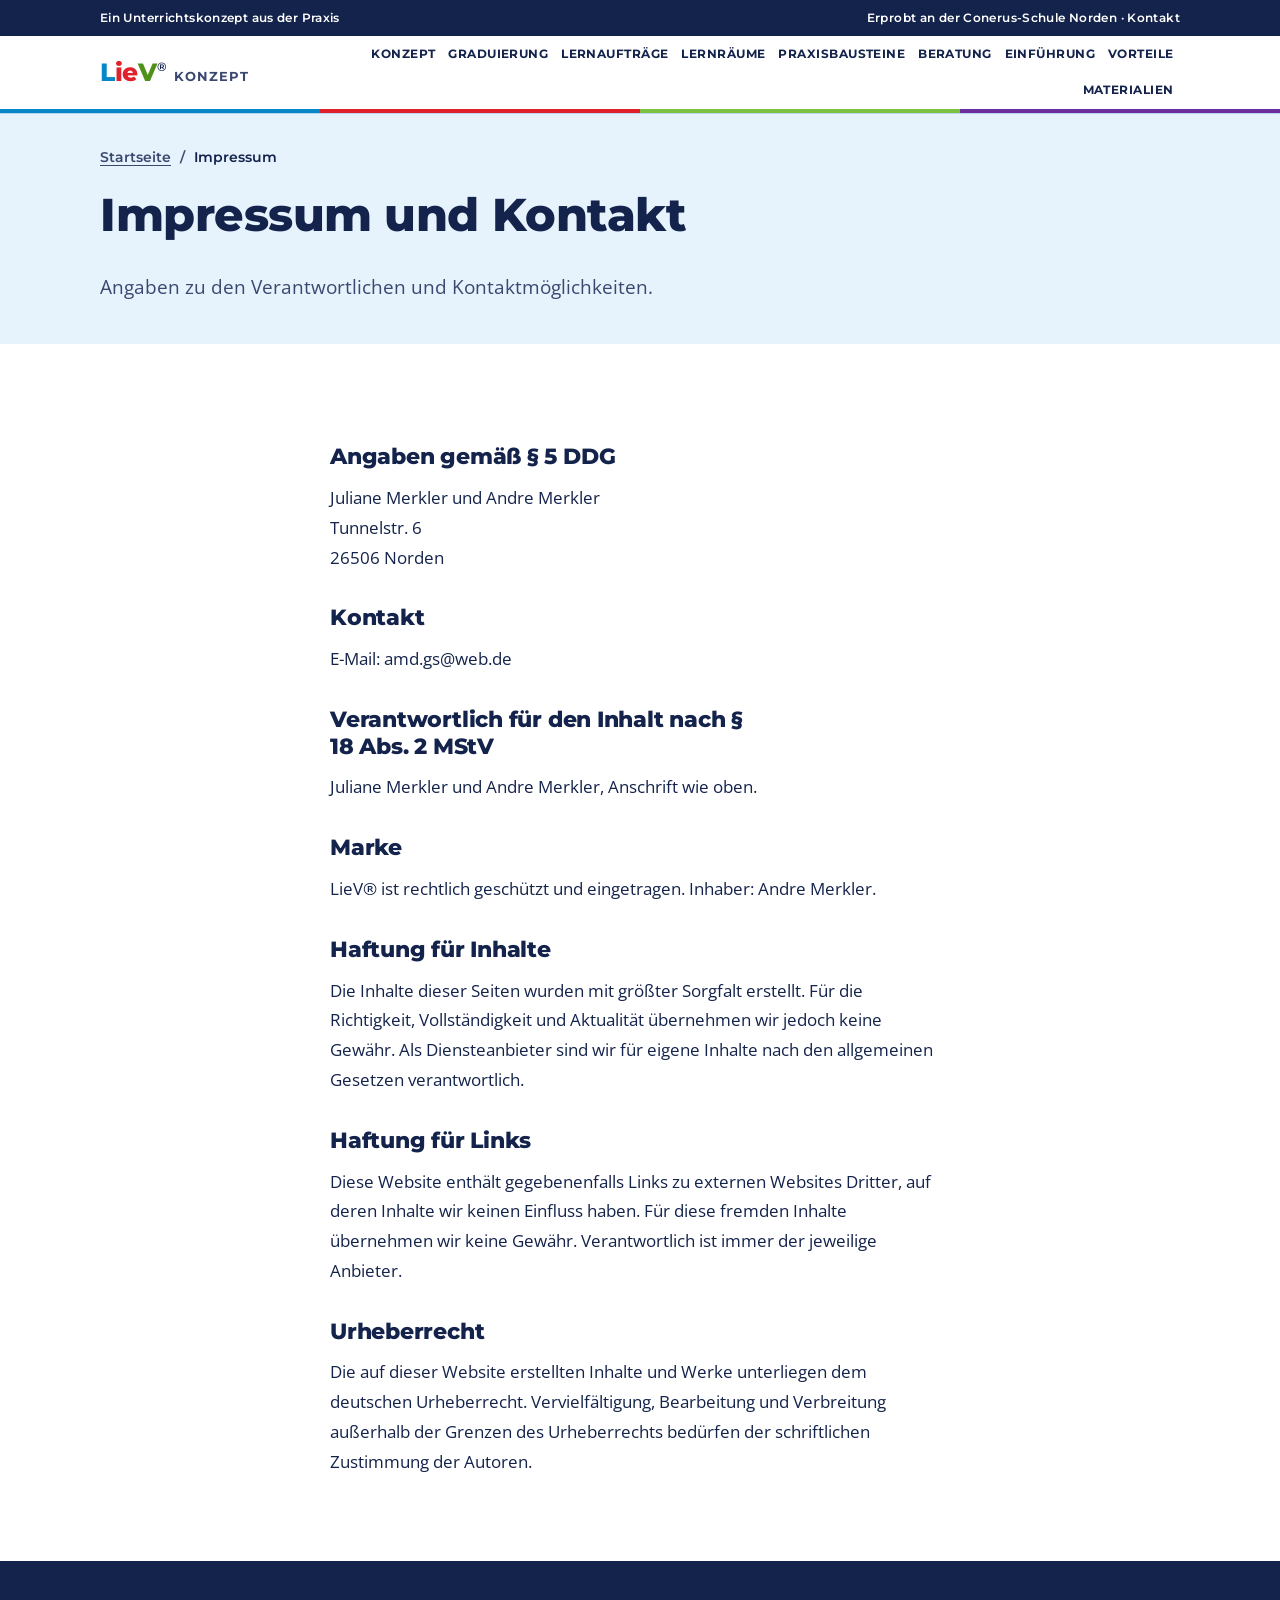
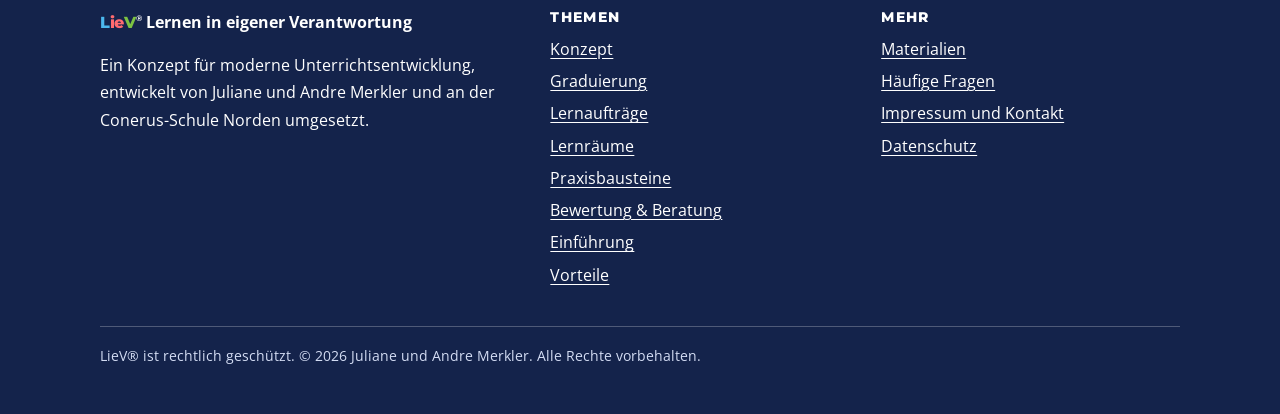
<file: impressum.html>
<!DOCTYPE html>
<html lang="de">
<head>
<meta charset="utf-8">
<meta name="viewport" content="width=device-width, initial-scale=1">
<title>Impressum und Kontakt | LieV-Konzept</title>
<meta name="description" content="Impressum und Kontaktangaben zum LieV®-Konzept – Lernen in eigener Verantwortung.">
<meta name="robots" content="index, follow, max-image-preview:large">
<link rel="canonical" href="https://liev-konzept.github.io/impressum.html">
<link rel="icon" href="favicon.svg" type="image/svg+xml">
<link rel="stylesheet" href="style.css">
<meta property="og:type" content="website">
<meta property="og:locale" content="de_DE">
<meta property="og:site_name" content="LieV-Konzept">
<meta property="og:title" content="Impressum und Kontakt | LieV-Konzept">
<meta property="og:description" content="Impressum und Kontaktangaben zum LieV®-Konzept – Lernen in eigener Verantwortung.">
<meta property="og:url" content="https://liev-konzept.github.io/impressum.html">
<meta property="og:image" content="https://liev-konzept.github.io/og-image.png">
<meta name="twitter:card" content="summary_large_image">
<meta name="theme-color" content="#14234b">
<script type="application/ld+json">{"@context": "https://schema.org", "@graph": [{"@type": "BreadcrumbList", "itemListElement": [{"@type": "ListItem", "position": 1, "name": "Startseite", "item": "https://liev-konzept.github.io/"}, {"@type": "ListItem", "position": 2, "name": "Impressum", "item": "https://liev-konzept.github.io/impressum.html"}]}]}</script>
</head>
<body>
<a class="skip" href="#inhalt">Zum Inhalt springen</a>
<div class="top-bar"><div class="wrap"><span>Ein Unterrichtskonzept aus der Praxis</span><span>Erprobt an der <a href="https://www.bbsnorden.de/" rel="external">Conerus-Schule Norden</a> &middot; <a href="impressum.html#kontakt">Kontakt</a></span></div></div>
<header class="site-header">
  <div class="wrap bar">
    <a class="brand" href="index.html" aria-label="LieV-Konzept, Startseite"><span class="wm"><span class="c-l">L</span><span class="c-i">i</span><span class="c-e">e</span><span class="c-v">V</span><sup>®</sup></span><small>Konzept</small></a>
    <input type="checkbox" id="nav-toggle" class="nav-toggle" aria-label="Menü öffnen oder schließen">
    <label class="nav-btn" for="nav-toggle">Menü</label>
    <nav class="nav" aria-label="Hauptnavigation"><ul><li><a href="konzept.html">Konzept</a></li><li><a href="graduierungssystem.html">Graduierung</a></li><li><a href="lernauftraege.html">Lernaufträge</a></li><li><a href="lernraeume.html">Lernräume</a></li><li><a href="praxisbausteine.html">Praxisbausteine</a></li><li><a href="bewertung-beratung.html">Beratung</a></li><li><a href="einfuehrung.html">Einführung</a></li><li><a href="vorteile.html">Vorteile</a></li><li><a href="materialien.html">Materialien</a></li></ul></nav>
  </div>
</header>
<main id="inhalt">
<div class="page-head"><div class="wrap">
  <nav class="crumbs" aria-label="Brotkrumen"><ol><li><a href="index.html">Startseite</a></li><li aria-current="page">Impressum</li></ol></nav>
  <h1>Impressum und Kontakt</h1>
  <p class="lead">Angaben zu den Verantwortlichen und Kontaktmöglichkeiten.</p>
</div></div>

<section class="block legal" aria-labelledby="angaben">
  <div class="wrap prose">
    <h2 id="angaben">Angaben gemäß § 5 DDG</h2>
    <p>Juliane Merkler und Andre Merkler<br>
    Tunnelstr. 6<br>
    26506 Norden</p>
    <h2 id="kontakt">Kontakt</h2>
    <p>E-Mail: amd.gs@web.de</p>
    <h2>Verantwortlich für den Inhalt nach § 18 Abs. 2 MStV</h2>
    <p>Juliane Merkler und Andre Merkler, Anschrift wie oben.</p>
    <h2>Marke</h2>
    <p>LieV® ist rechtlich geschützt und eingetragen. Inhaber: Andre Merkler.</p>
    <h2>Haftung für Inhalte</h2>
    <p>Die Inhalte dieser Seiten wurden mit größter Sorgfalt erstellt. Für die Richtigkeit, Vollständigkeit und Aktualität übernehmen wir jedoch keine Gewähr. Als Diensteanbieter sind wir für eigene Inhalte nach den allgemeinen Gesetzen verantwortlich.</p>
    <h2>Haftung für Links</h2>
    <p>Diese Website enthält gegebenenfalls Links zu externen Websites Dritter, auf deren Inhalte wir keinen Einfluss haben. Für diese fremden Inhalte übernehmen wir keine Gewähr. Verantwortlich ist immer der jeweilige Anbieter.</p>
    <h2>Urheberrecht</h2>
    <p>Die auf dieser Website erstellten Inhalte und Werke unterliegen dem deutschen Urheberrecht. Vervielfältigung, Bearbeitung und Verbreitung außerhalb der Grenzen des Urheberrechts bedürfen der schriftlichen Zustimmung der Autoren.</p>
  </div>
</section>

</main>
<footer class="site-footer">
  <div class="wrap">
    <div class="foot-grid">
      <div>
        <p><span class="wm"><span class="c-l">L</span><span class="c-i">i</span><span class="c-e">e</span><span class="c-v">V</span><sup>®</sup></span> <strong>Lernen in eigener Verantwortung</strong></p>
        <p>Ein Konzept für moderne Unterrichtsentwicklung, entwickelt von Juliane und Andre Merkler und an der Conerus-Schule Norden umgesetzt.</p>
      </div>
      <div><h2>Themen</h2><ul><li><a href="konzept.html">Konzept</a></li><li><a href="graduierungssystem.html">Graduierung</a></li><li><a href="lernauftraege.html">Lernaufträge</a></li><li><a href="lernraeume.html">Lernräume</a></li><li><a href="praxisbausteine.html">Praxisbausteine</a></li><li><a href="bewertung-beratung.html">Bewertung &amp; Beratung</a></li><li><a href="einfuehrung.html">Einführung</a></li><li><a href="vorteile.html">Vorteile</a></li></ul></div>
      <div><h2>Mehr</h2><ul>
        <li><a href="materialien.html">Materialien</a></li>
        <li><a href="faq.html">Häufige Fragen</a></li>
        <li><a href="impressum.html">Impressum und Kontakt</a></li>
        <li><a href="datenschutz.html">Datenschutz</a></li>
      </ul></div>
    </div>
    <p class="foot-note">LieV® ist rechtlich geschützt. © 2026 Juliane und Andre Merkler. Alle Rechte vorbehalten.</p>
  </div>
</footer>
</body>
</html>
</file>
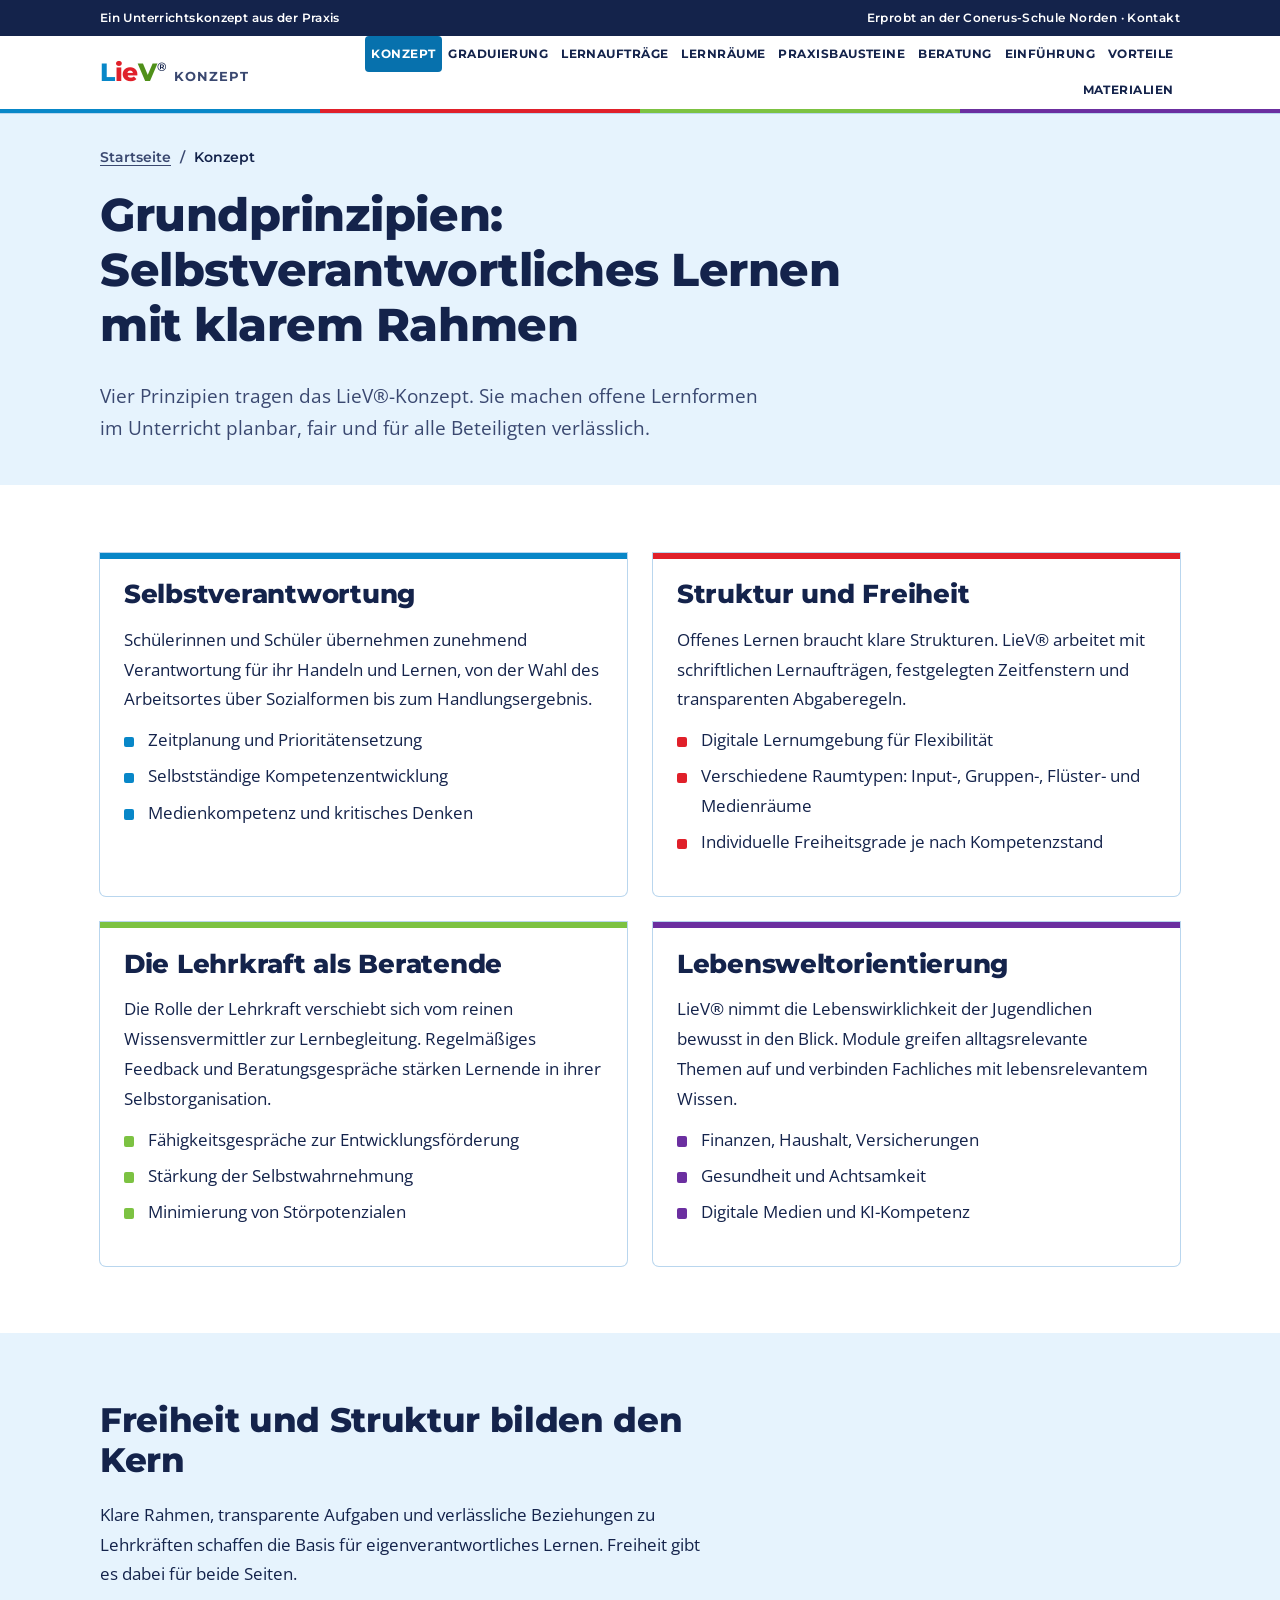
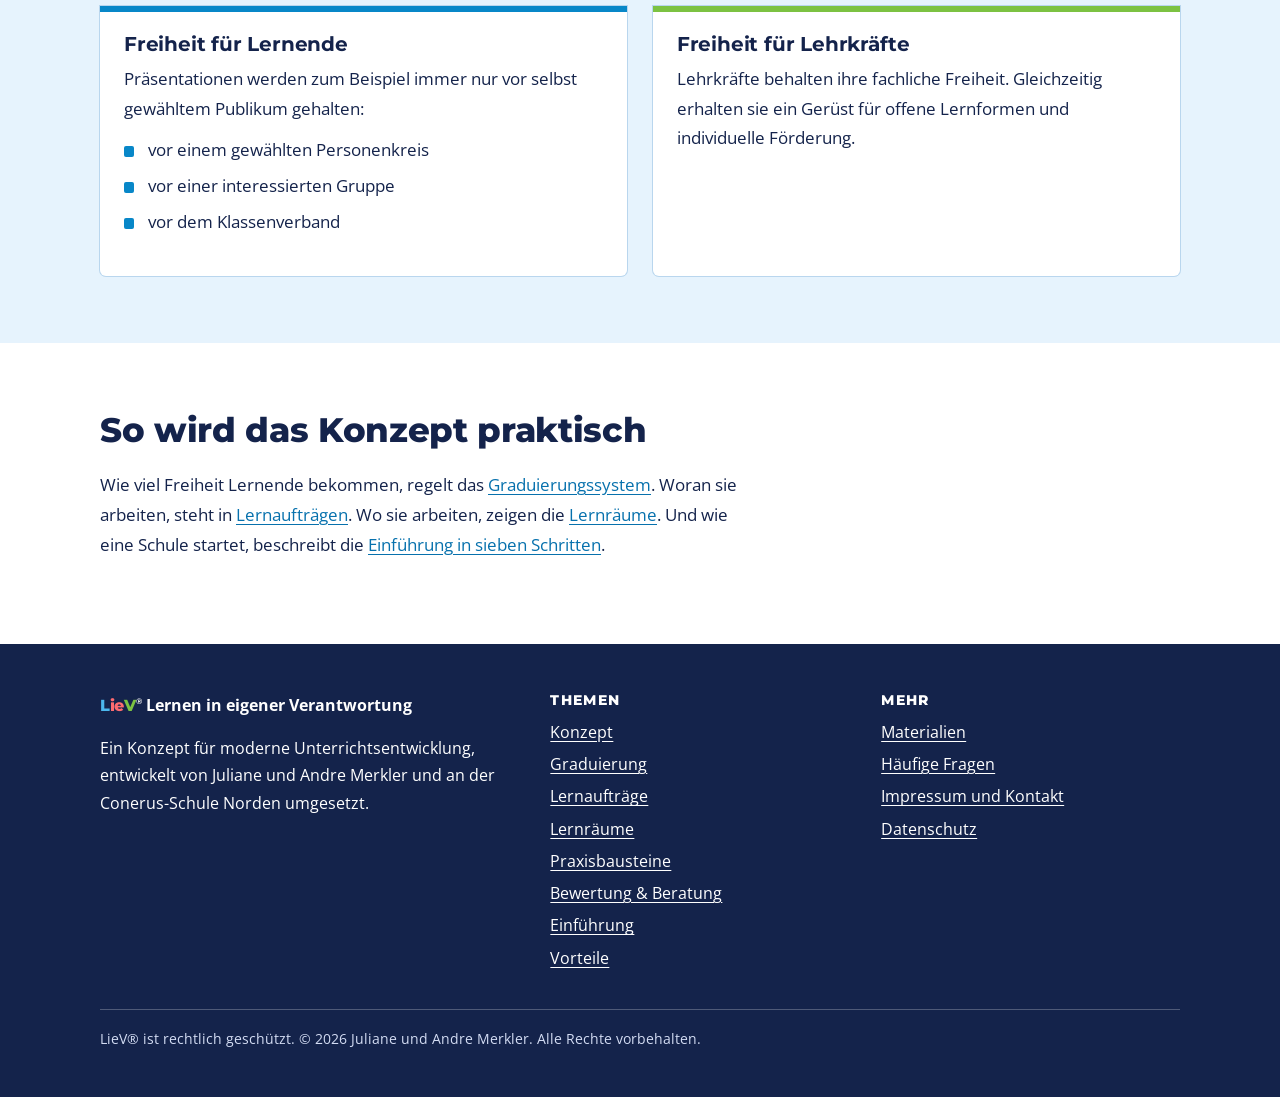
<file: konzept.html>
<!DOCTYPE html>
<html lang="de">
<head>
<meta charset="utf-8">
<meta name="viewport" content="width=device-width, initial-scale=1">
<title>Die vier Grundprinzipien des LieV-Konzepts | Selbstverantwortliches Lernen</title>
<meta name="description" content="Selbstverantwortung, Struktur und Freiheit, Lehrkraft als Beratende, Lebensweltorientierung: die vier Grundprinzipien des LieV®-Konzepts im Überblick.">
<meta name="robots" content="index, follow, max-image-preview:large">
<link rel="canonical" href="https://liev-konzept.github.io/konzept.html">
<link rel="icon" href="favicon.svg" type="image/svg+xml">
<link rel="stylesheet" href="style.css">
<meta property="og:type" content="website">
<meta property="og:locale" content="de_DE">
<meta property="og:site_name" content="LieV-Konzept">
<meta property="og:title" content="Die vier Grundprinzipien des LieV-Konzepts | Selbstverantwortliches Lernen">
<meta property="og:description" content="Selbstverantwortung, Struktur und Freiheit, Lehrkraft als Beratende, Lebensweltorientierung: die vier Grundprinzipien des LieV®-Konzepts im Überblick.">
<meta property="og:url" content="https://liev-konzept.github.io/konzept.html">
<meta property="og:image" content="https://liev-konzept.github.io/og-image.png">
<meta name="twitter:card" content="summary_large_image">
<meta name="theme-color" content="#14234b">
<script type="application/ld+json">{"@context": "https://schema.org", "@graph": [{"@type": "WebPage", "name": "Grundprinzipien des LieV-Konzepts", "url": "https://liev-konzept.github.io/konzept.html", "inLanguage": "de"}, {"@type": "BreadcrumbList", "itemListElement": [{"@type": "ListItem", "position": 1, "name": "Startseite", "item": "https://liev-konzept.github.io/"}, {"@type": "ListItem", "position": 2, "name": "Konzept", "item": "https://liev-konzept.github.io/konzept.html"}]}]}</script>
</head>
<body>
<a class="skip" href="#inhalt">Zum Inhalt springen</a>
<div class="top-bar"><div class="wrap"><span>Ein Unterrichtskonzept aus der Praxis</span><span>Erprobt an der <a href="https://www.bbsnorden.de/" rel="external">Conerus-Schule Norden</a> &middot; <a href="impressum.html#kontakt">Kontakt</a></span></div></div>
<header class="site-header">
  <div class="wrap bar">
    <a class="brand" href="index.html" aria-label="LieV-Konzept, Startseite"><span class="wm"><span class="c-l">L</span><span class="c-i">i</span><span class="c-e">e</span><span class="c-v">V</span><sup>®</sup></span><small>Konzept</small></a>
    <input type="checkbox" id="nav-toggle" class="nav-toggle" aria-label="Menü öffnen oder schließen">
    <label class="nav-btn" for="nav-toggle">Menü</label>
    <nav class="nav" aria-label="Hauptnavigation"><ul><li><a href="konzept.html" aria-current="page">Konzept</a></li><li><a href="graduierungssystem.html">Graduierung</a></li><li><a href="lernauftraege.html">Lernaufträge</a></li><li><a href="lernraeume.html">Lernräume</a></li><li><a href="praxisbausteine.html">Praxisbausteine</a></li><li><a href="bewertung-beratung.html">Beratung</a></li><li><a href="einfuehrung.html">Einführung</a></li><li><a href="vorteile.html">Vorteile</a></li><li><a href="materialien.html">Materialien</a></li></ul></nav>
  </div>
</header>
<main id="inhalt">
<div class="page-head"><div class="wrap">
  <nav class="crumbs" aria-label="Brotkrumen"><ol><li><a href="index.html">Startseite</a></li><li aria-current="page">Konzept</li></ol></nav>
  <h1>Grundprinzipien: Selbstverantwortliches Lernen mit klarem Rahmen</h1>
  <p class="lead">Vier Prinzipien tragen das LieV®-Konzept. Sie machen offene Lernformen im Unterricht planbar, fair und für alle Beteiligten verlässlich.</p>
</div></div>

<section class="block" aria-labelledby="p1">
  <div class="wrap">
    <div class="grid-2">
      <article class="principle c-blue">
        <h2 id="p1" style="font-size:1.6rem">Selbstverantwortung</h2>
        <p>Schülerinnen und Schüler übernehmen zunehmend Verantwortung für ihr Handeln und Lernen, von der Wahl des Arbeitsortes über Sozialformen bis zum Handlungsergebnis.</p>
        <ul class="ticks" style="--c:var(--blue)"><li>Zeitplanung und Prioritätensetzung</li><li>Selbstständige Kompetenzentwicklung</li><li>Medienkompetenz und kritisches Denken</li></ul>
      </article>
      <article class="principle c-red">
        <h2 style="font-size:1.6rem">Struktur und Freiheit</h2>
        <p>Offenes Lernen braucht klare Strukturen. LieV® arbeitet mit schriftlichen Lernaufträgen, festgelegten Zeitfenstern und transparenten Abgaberegeln.</p>
        <ul class="ticks" style="--c:var(--red)"><li>Digitale Lernumgebung für Flexibilität</li><li>Verschiedene Raumtypen: Input-, Gruppen-, Flüster- und Medienräume</li><li>Individuelle Freiheitsgrade je nach Kompetenzstand</li></ul>
      </article>
      <article class="principle c-green">
        <h2 style="font-size:1.6rem">Die Lehrkraft als Beratende</h2>
        <p>Die Rolle der Lehrkraft verschiebt sich vom reinen Wissensvermittler zur Lernbegleitung. Regelmäßiges Feedback und Beratungsgespräche stärken Lernende in ihrer Selbstorganisation.</p>
        <ul class="ticks" style="--c:var(--green)"><li>Fähigkeitsgespräche zur Entwicklungsförderung</li><li>Stärkung der Selbstwahrnehmung</li><li>Minimierung von Störpotenzialen</li></ul>
      </article>
      <article class="principle c-purple">
        <h2 style="font-size:1.6rem">Lebensweltorientierung</h2>
        <p>LieV® nimmt die Lebenswirklichkeit der Jugendlichen bewusst in den Blick. Module greifen alltagsrelevante Themen auf und verbinden Fachliches mit lebensrelevantem Wissen.</p>
        <ul class="ticks" style="--c:var(--purple)"><li>Finanzen, Haushalt, Versicherungen</li><li>Gesundheit und Achtsamkeit</li><li>Digitale Medien und KI-Kompetenz</li></ul>
      </article>
    </div>
  </div>
</section>

<section class="block tint" aria-labelledby="kern">
  <div class="wrap">
    <h2 id="kern">Freiheit und Struktur bilden den Kern</h2>
    <p class="block-intro">Klare Rahmen, transparente Aufgaben und verlässliche Beziehungen zu Lehrkräften schaffen die Basis für eigenverantwortliches Lernen. Freiheit gibt es dabei für beide Seiten.</p>
    <div class="grid-2">
      <div class="principle c-blue">
        <h3>Freiheit für Lernende</h3>
        <p>Präsentationen werden zum Beispiel immer nur vor selbst gewähltem Publikum gehalten:</p>
        <ul class="ticks" style="--c:var(--blue)"><li>vor einem gewählten Personenkreis</li><li>vor einer interessierten Gruppe</li><li>vor dem Klassenverband</li></ul>
      </div>
      <div class="principle c-green">
        <h3>Freiheit für Lehrkräfte</h3>
        <p>Lehrkräfte behalten ihre fachliche Freiheit. Gleichzeitig erhalten sie ein Gerüst für offene Lernformen und individuelle Förderung.</p>
      </div>
    </div>
  </div>
</section>

<section class="block" aria-labelledby="weiter">
  <div class="wrap">
    <h2 id="weiter">So wird das Konzept praktisch</h2>
    <div class="prose">
      <p>Wie viel Freiheit Lernende bekommen, regelt das <a href="graduierungssystem.html">Graduierungssystem</a>. Woran sie arbeiten, steht in <a href="lernauftraege.html">Lernaufträgen</a>. Wo sie arbeiten, zeigen die <a href="lernraeume.html">Lernräume</a>. Und wie eine Schule startet, beschreibt die <a href="einfuehrung.html">Einführung in sieben Schritten</a>.</p>
    </div>
  </div>
</section>

</main>
<footer class="site-footer">
  <div class="wrap">
    <div class="foot-grid">
      <div>
        <p><span class="wm"><span class="c-l">L</span><span class="c-i">i</span><span class="c-e">e</span><span class="c-v">V</span><sup>®</sup></span> <strong>Lernen in eigener Verantwortung</strong></p>
        <p>Ein Konzept für moderne Unterrichtsentwicklung, entwickelt von Juliane und Andre Merkler und an der Conerus-Schule Norden umgesetzt.</p>
      </div>
      <div><h2>Themen</h2><ul><li><a href="konzept.html">Konzept</a></li><li><a href="graduierungssystem.html">Graduierung</a></li><li><a href="lernauftraege.html">Lernaufträge</a></li><li><a href="lernraeume.html">Lernräume</a></li><li><a href="praxisbausteine.html">Praxisbausteine</a></li><li><a href="bewertung-beratung.html">Bewertung &amp; Beratung</a></li><li><a href="einfuehrung.html">Einführung</a></li><li><a href="vorteile.html">Vorteile</a></li></ul></div>
      <div><h2>Mehr</h2><ul>
        <li><a href="materialien.html">Materialien</a></li>
        <li><a href="faq.html">Häufige Fragen</a></li>
        <li><a href="impressum.html">Impressum und Kontakt</a></li>
        <li><a href="datenschutz.html">Datenschutz</a></li>
      </ul></div>
    </div>
    <p class="foot-note">LieV® ist rechtlich geschützt. © 2026 Juliane und Andre Merkler. Alle Rechte vorbehalten.</p>
  </div>
</footer>
</body>
</html>
</file>
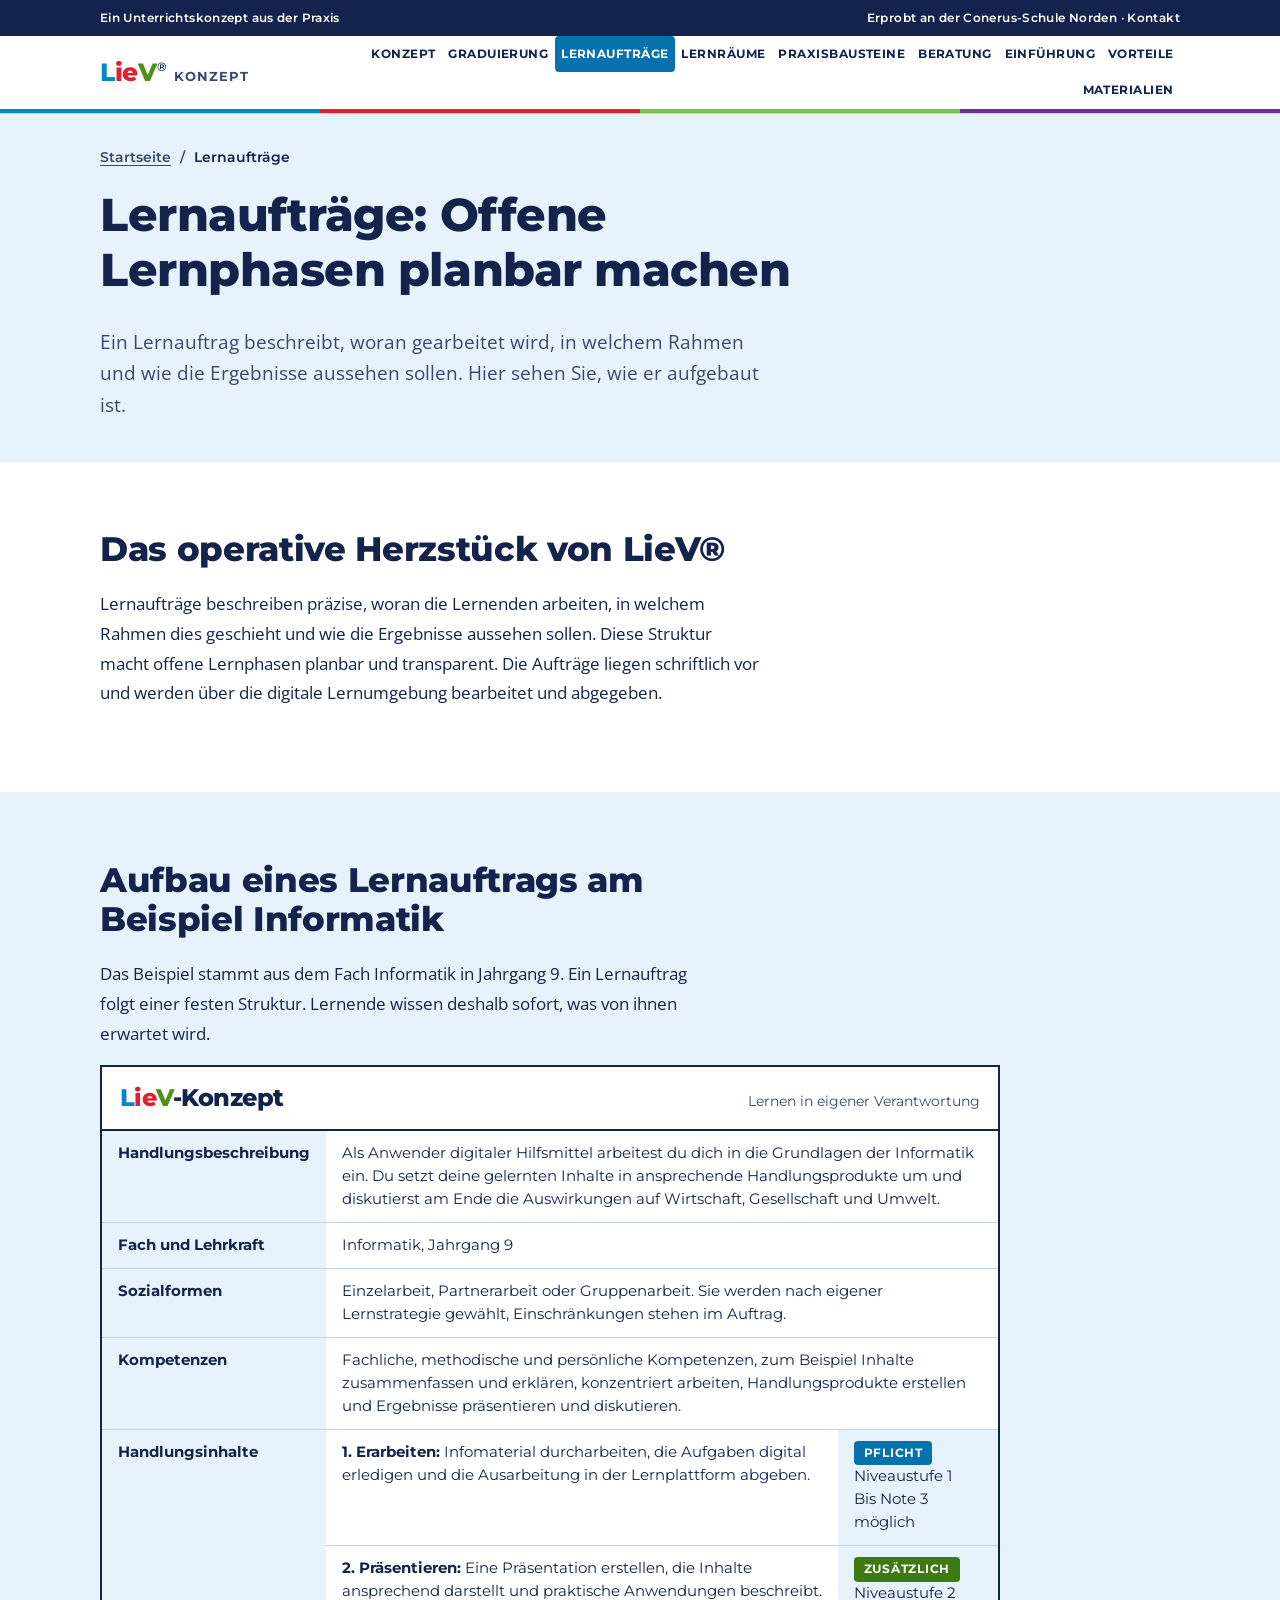
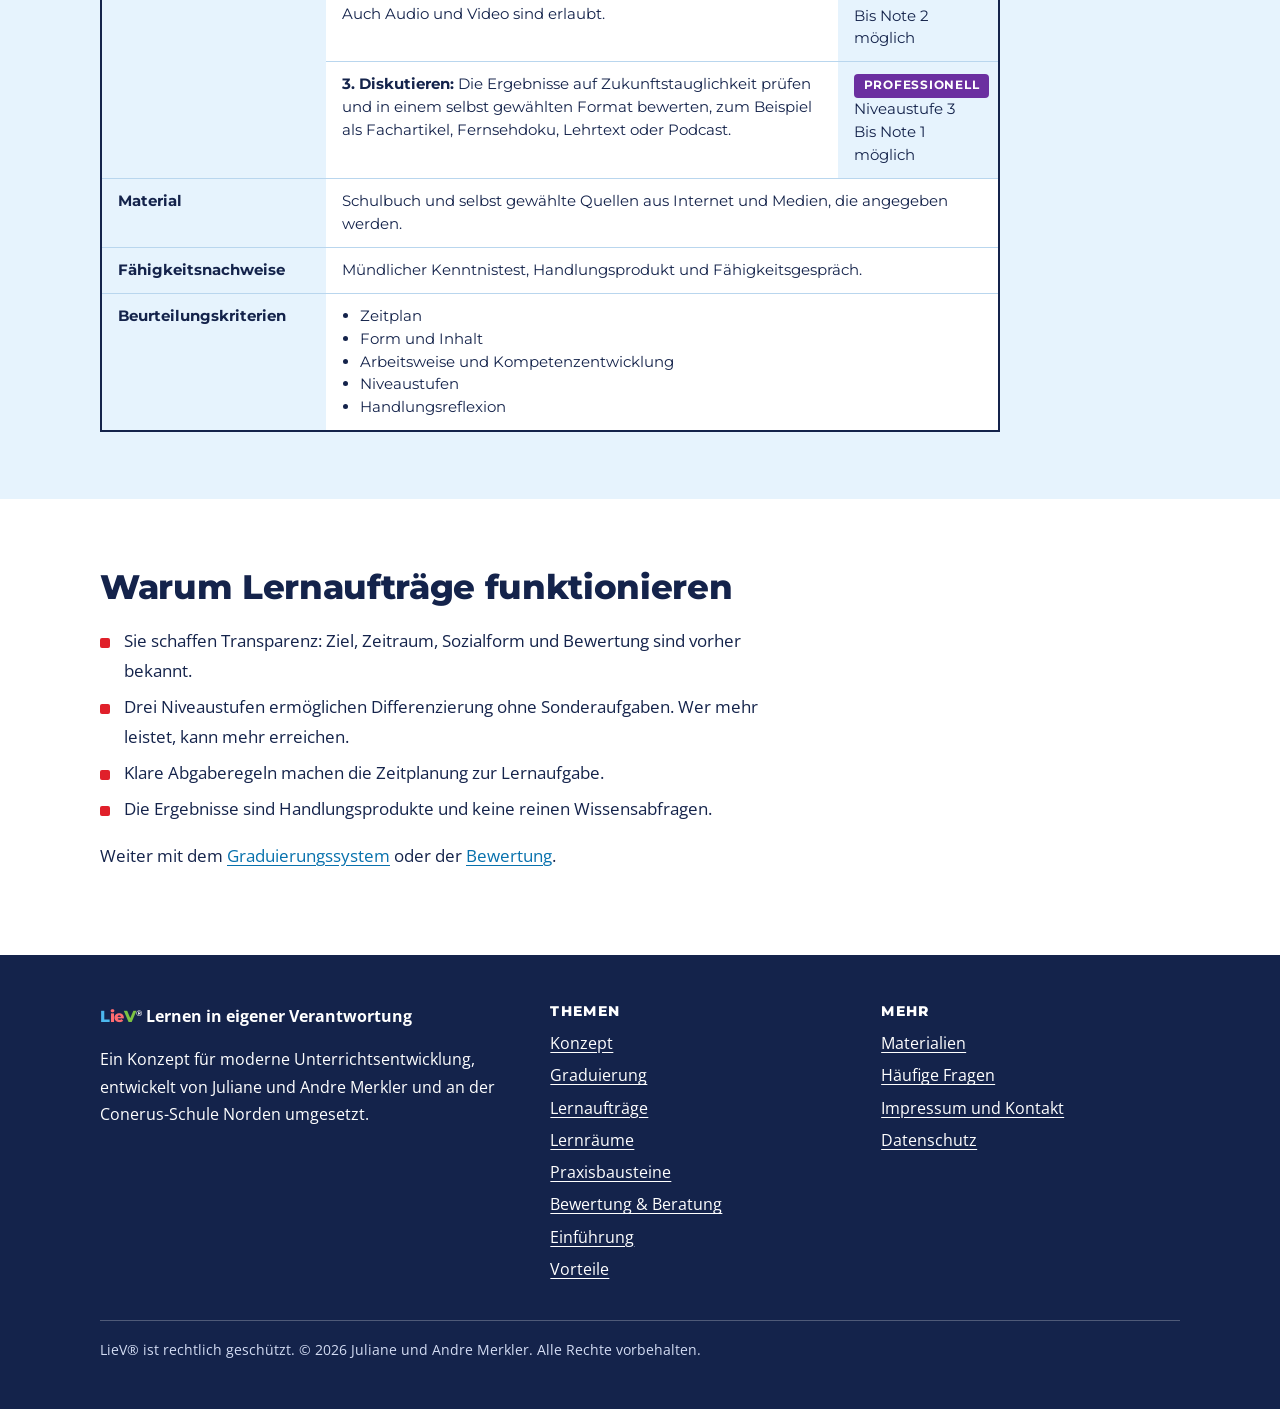
<file: lernauftraege.html>
<!DOCTYPE html>
<html lang="de">
<head>
<meta charset="utf-8">
<meta name="viewport" content="width=device-width, initial-scale=1">
<title>Lernaufträge im offenen Unterricht: Aufbau und Beispiel | LieV-Konzept</title>
<meta name="description" content="Lernaufträge machen offene Lernphasen planbar: Aufbau, Niveaustufen, Sozialformen und Beurteilungskriterien am Beispiel aus dem Informatikunterricht.">
<meta name="robots" content="index, follow, max-image-preview:large">
<link rel="canonical" href="https://liev-konzept.github.io/lernauftraege.html">
<link rel="icon" href="favicon.svg" type="image/svg+xml">
<link rel="stylesheet" href="style.css">
<meta property="og:type" content="website">
<meta property="og:locale" content="de_DE">
<meta property="og:site_name" content="LieV-Konzept">
<meta property="og:title" content="Lernaufträge im offenen Unterricht: Aufbau und Beispiel | LieV-Konzept">
<meta property="og:description" content="Lernaufträge machen offene Lernphasen planbar: Aufbau, Niveaustufen, Sozialformen und Beurteilungskriterien am Beispiel aus dem Informatikunterricht.">
<meta property="og:url" content="https://liev-konzept.github.io/lernauftraege.html">
<meta property="og:image" content="https://liev-konzept.github.io/og-image.png">
<meta name="twitter:card" content="summary_large_image">
<meta name="theme-color" content="#14234b">
<script type="application/ld+json">{"@context": "https://schema.org", "@graph": [{"@type": "WebPage", "name": "Lernaufträge im LieV-Konzept", "url": "https://liev-konzept.github.io/lernauftraege.html", "inLanguage": "de"}, {"@type": "BreadcrumbList", "itemListElement": [{"@type": "ListItem", "position": 1, "name": "Startseite", "item": "https://liev-konzept.github.io/"}, {"@type": "ListItem", "position": 2, "name": "Lernaufträge", "item": "https://liev-konzept.github.io/lernauftraege.html"}]}]}</script>
</head>
<body>
<a class="skip" href="#inhalt">Zum Inhalt springen</a>
<div class="top-bar"><div class="wrap"><span>Ein Unterrichtskonzept aus der Praxis</span><span>Erprobt an der <a href="https://www.bbsnorden.de/" rel="external">Conerus-Schule Norden</a> &middot; <a href="impressum.html#kontakt">Kontakt</a></span></div></div>
<header class="site-header">
  <div class="wrap bar">
    <a class="brand" href="index.html" aria-label="LieV-Konzept, Startseite"><span class="wm"><span class="c-l">L</span><span class="c-i">i</span><span class="c-e">e</span><span class="c-v">V</span><sup>®</sup></span><small>Konzept</small></a>
    <input type="checkbox" id="nav-toggle" class="nav-toggle" aria-label="Menü öffnen oder schließen">
    <label class="nav-btn" for="nav-toggle">Menü</label>
    <nav class="nav" aria-label="Hauptnavigation"><ul><li><a href="konzept.html">Konzept</a></li><li><a href="graduierungssystem.html">Graduierung</a></li><li><a href="lernauftraege.html" aria-current="page">Lernaufträge</a></li><li><a href="lernraeume.html">Lernräume</a></li><li><a href="praxisbausteine.html">Praxisbausteine</a></li><li><a href="bewertung-beratung.html">Beratung</a></li><li><a href="einfuehrung.html">Einführung</a></li><li><a href="vorteile.html">Vorteile</a></li><li><a href="materialien.html">Materialien</a></li></ul></nav>
  </div>
</header>
<main id="inhalt">
<div class="page-head"><div class="wrap">
  <nav class="crumbs" aria-label="Brotkrumen"><ol><li><a href="index.html">Startseite</a></li><li aria-current="page">Lernaufträge</li></ol></nav>
  <h1>Lernaufträge: Offene Lernphasen planbar machen</h1>
  <p class="lead">Ein Lernauftrag beschreibt, woran gearbeitet wird, in welchem Rahmen und wie die Ergebnisse aussehen sollen. Hier sehen Sie, wie er aufgebaut ist.</p>
</div></div>

<section class="block" aria-labelledby="herz">
  <div class="wrap">
    <h2 id="herz">Das operative Herzstück von LieV®</h2>
    <div class="prose">
      <p>Lernaufträge beschreiben präzise, woran die Lernenden arbeiten, in welchem Rahmen dies geschieht und wie die Ergebnisse aussehen sollen. Diese Struktur macht offene Lernphasen planbar und transparent. Die Aufträge liegen schriftlich vor und werden über die digitale Lernumgebung bearbeitet und abgegeben.</p>
    </div>
  </div>
</section>

<section class="block tint" aria-labelledby="beispiel">
  <div class="wrap">
    <h2 id="beispiel">Aufbau eines Lernauftrags am Beispiel Informatik</h2>
    <p class="block-intro">Das Beispiel stammt aus dem Fach Informatik in Jahrgang 9. Ein Lernauftrag folgt einer festen Struktur. Lernende wissen deshalb sofort, was von ihnen erwartet wird.</p>
    <div class="sheet" role="group" aria-label="Beispiel eines Lernauftrags">
      <div class="sheet-head"><span class="wm"><span class="c-l">L</span><span class="c-i">i</span><span class="c-e">e</span><span class="c-v">V</span>-Konzept</span><span>Lernen in eigener Verantwortung</span></div>
      <div class="field"><b>Handlungsbeschreibung</b><div>Als Anwender digitaler Hilfsmittel arbeitest du dich in die Grundlagen der Informatik ein. Du setzt deine gelernten Inhalte in ansprechende Handlungsprodukte um und diskutierst am Ende die Auswirkungen auf Wirtschaft, Gesellschaft und Umwelt.</div></div>
      <div class="field"><b>Fach und Lehrkraft</b><div>Informatik, Jahrgang 9</div></div>
      <div class="field"><b>Sozialformen</b><div>Einzelarbeit, Partnerarbeit oder Gruppenarbeit. Sie werden nach eigener Lernstrategie gewählt, Einschränkungen stehen im Auftrag.</div></div>
      <div class="field"><b>Kompetenzen</b><div>Fachliche, methodische und persönliche Kompetenzen, zum Beispiel Inhalte zusammenfassen und erklären, konzentriert arbeiten, Handlungsprodukte erstellen und Ergebnisse präsentieren und diskutieren.</div></div>
      <div class="field"><b>Handlungsinhalte</b><div class="flush">
        <div class="niveau"><div><strong>1. Erarbeiten:</strong> Infomaterial durcharbeiten, die Aufgaben digital erledigen und die Ausarbeitung in der Lernplattform abgeben.</div><div><span class="tag tag-blue">Pflicht</span><br>Niveaustufe 1<br>Bis Note 3 möglich</div></div>
        <div class="niveau"><div><strong>2. Präsentieren:</strong> Eine Präsentation erstellen, die Inhalte ansprechend darstellt und praktische Anwendungen beschreibt. Auch Audio und Video sind erlaubt.</div><div><span class="tag tag-green">Zusätzlich</span><br>Niveaustufe 2<br>Bis Note 2 möglich</div></div>
        <div class="niveau"><div><strong>3. Diskutieren:</strong> Die Ergebnisse auf Zukunftstauglichkeit prüfen und in einem selbst gewählten Format bewerten, zum Beispiel als Fachartikel, Fernsehdoku, Lehrtext oder Podcast.</div><div><span class="tag tag-purple">Professionell</span><br>Niveaustufe 3<br>Bis Note 1 möglich</div></div>
      </div></div>
      <div class="field"><b>Material</b><div>Schulbuch und selbst gewählte Quellen aus Internet und Medien, die angegeben werden.</div></div>
      <div class="field"><b>Fähigkeitsnachweise</b><div>Mündlicher Kenntnistest, Handlungsprodukt und Fähigkeitsgespräch.</div></div>
      <div class="field"><b>Beurteilungskriterien</b><div><ul><li>Zeitplan</li><li>Form und Inhalt</li><li>Arbeitsweise und Kompetenzentwicklung</li><li>Niveaustufen</li><li>Handlungsreflexion</li></ul></div></div>
    </div>
  </div>
</section>

<section class="block" aria-labelledby="vorteil">
  <div class="wrap">
    <h2 id="vorteil">Warum Lernaufträge funktionieren</h2>
    <ul class="ticks prose" style="--c:var(--red)">
      <li>Sie schaffen Transparenz: Ziel, Zeitraum, Sozialform und Bewertung sind vorher bekannt.</li>
      <li>Drei Niveaustufen ermöglichen Differenzierung ohne Sonderaufgaben. Wer mehr leistet, kann mehr erreichen.</li>
      <li>Klare Abgaberegeln machen die Zeitplanung zur Lernaufgabe.</li>
      <li>Die Ergebnisse sind Handlungsprodukte und keine reinen Wissensabfragen.</li>
    </ul>
    <p>Weiter mit dem <a href="graduierungssystem.html">Graduierungssystem</a> oder der <a href="bewertung-beratung.html">Bewertung</a>.</p>
  </div>
</section>

</main>
<footer class="site-footer">
  <div class="wrap">
    <div class="foot-grid">
      <div>
        <p><span class="wm"><span class="c-l">L</span><span class="c-i">i</span><span class="c-e">e</span><span class="c-v">V</span><sup>®</sup></span> <strong>Lernen in eigener Verantwortung</strong></p>
        <p>Ein Konzept für moderne Unterrichtsentwicklung, entwickelt von Juliane und Andre Merkler und an der Conerus-Schule Norden umgesetzt.</p>
      </div>
      <div><h2>Themen</h2><ul><li><a href="konzept.html">Konzept</a></li><li><a href="graduierungssystem.html">Graduierung</a></li><li><a href="lernauftraege.html">Lernaufträge</a></li><li><a href="lernraeume.html">Lernräume</a></li><li><a href="praxisbausteine.html">Praxisbausteine</a></li><li><a href="bewertung-beratung.html">Bewertung &amp; Beratung</a></li><li><a href="einfuehrung.html">Einführung</a></li><li><a href="vorteile.html">Vorteile</a></li></ul></div>
      <div><h2>Mehr</h2><ul>
        <li><a href="materialien.html">Materialien</a></li>
        <li><a href="faq.html">Häufige Fragen</a></li>
        <li><a href="impressum.html">Impressum und Kontakt</a></li>
        <li><a href="datenschutz.html">Datenschutz</a></li>
      </ul></div>
    </div>
    <p class="foot-note">LieV® ist rechtlich geschützt. © 2026 Juliane und Andre Merkler. Alle Rechte vorbehalten.</p>
  </div>
</footer>
</body>
</html>
</file>
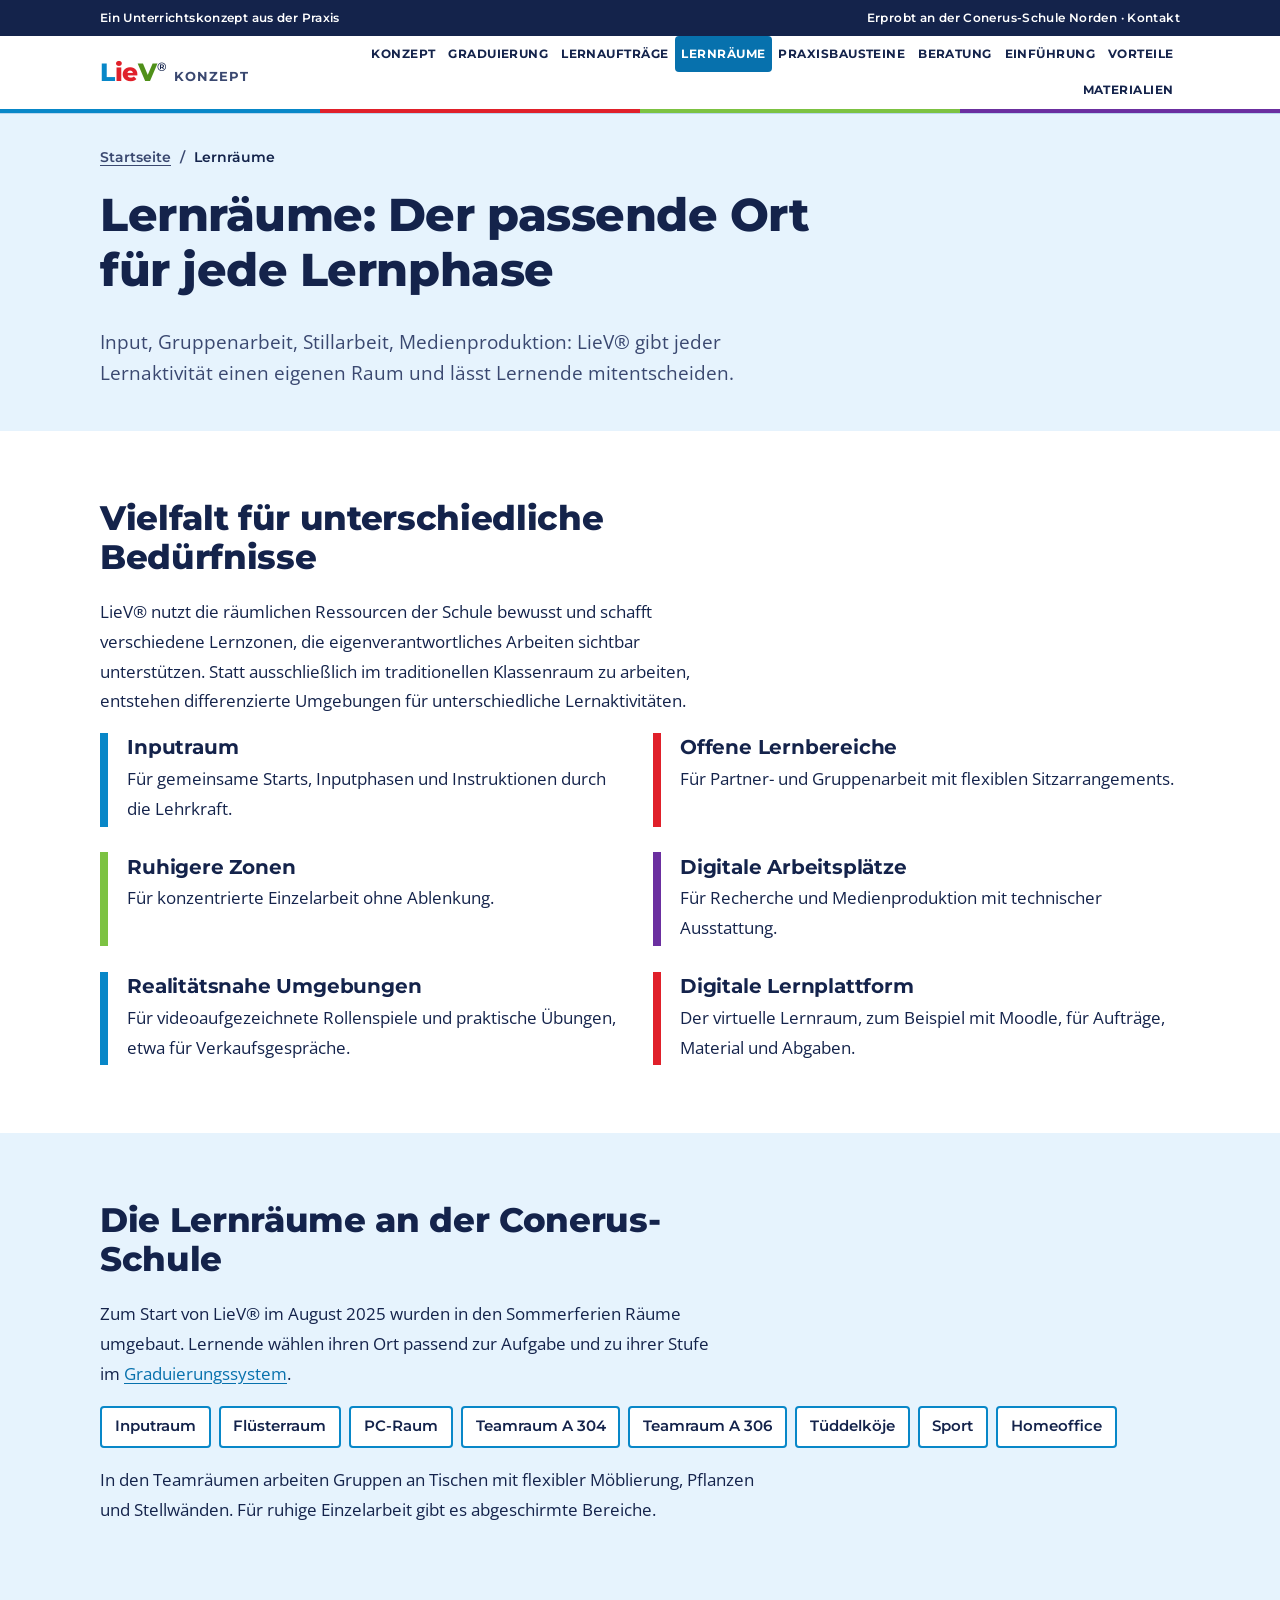
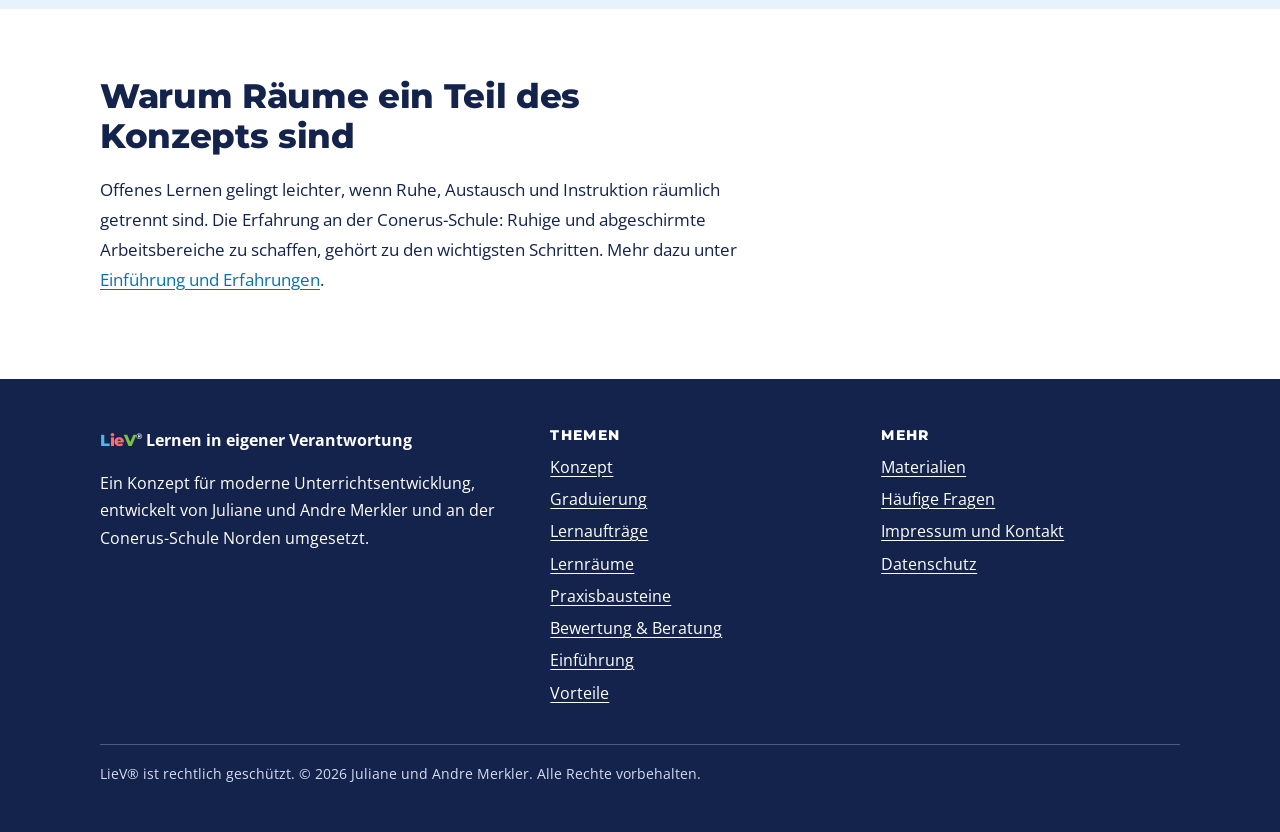
<file: lernraeume.html>
<!DOCTYPE html>
<html lang="de">
<head>
<meta charset="utf-8">
<meta name="viewport" content="width=device-width, initial-scale=1">
<title>Lernräume für offenes Lernen: Inputraum, Flüsterraum, Teamraum | LieV</title>
<meta name="description" content="Verschiedene Lernzonen für selbstverantwortliches Lernen: Inputraum, Flüsterraum, Teamräume, digitale Arbeitsplätze und Lernplattform im LieV®-Konzept.">
<meta name="robots" content="index, follow, max-image-preview:large">
<link rel="canonical" href="https://liev-konzept.github.io/lernraeume.html">
<link rel="icon" href="favicon.svg" type="image/svg+xml">
<link rel="stylesheet" href="style.css">
<meta property="og:type" content="website">
<meta property="og:locale" content="de_DE">
<meta property="og:site_name" content="LieV-Konzept">
<meta property="og:title" content="Lernräume für offenes Lernen: Inputraum, Flüsterraum, Teamraum | LieV">
<meta property="og:description" content="Verschiedene Lernzonen für selbstverantwortliches Lernen: Inputraum, Flüsterraum, Teamräume, digitale Arbeitsplätze und Lernplattform im LieV®-Konzept.">
<meta property="og:url" content="https://liev-konzept.github.io/lernraeume.html">
<meta property="og:image" content="https://liev-konzept.github.io/og-image.png">
<meta name="twitter:card" content="summary_large_image">
<meta name="theme-color" content="#14234b">
<script type="application/ld+json">{"@context": "https://schema.org", "@graph": [{"@type": "WebPage", "name": "Lernräume im LieV-Konzept", "url": "https://liev-konzept.github.io/lernraeume.html", "inLanguage": "de"}, {"@type": "BreadcrumbList", "itemListElement": [{"@type": "ListItem", "position": 1, "name": "Startseite", "item": "https://liev-konzept.github.io/"}, {"@type": "ListItem", "position": 2, "name": "Lernräume", "item": "https://liev-konzept.github.io/lernraeume.html"}]}]}</script>
</head>
<body>
<a class="skip" href="#inhalt">Zum Inhalt springen</a>
<div class="top-bar"><div class="wrap"><span>Ein Unterrichtskonzept aus der Praxis</span><span>Erprobt an der <a href="https://www.bbsnorden.de/" rel="external">Conerus-Schule Norden</a> &middot; <a href="impressum.html#kontakt">Kontakt</a></span></div></div>
<header class="site-header">
  <div class="wrap bar">
    <a class="brand" href="index.html" aria-label="LieV-Konzept, Startseite"><span class="wm"><span class="c-l">L</span><span class="c-i">i</span><span class="c-e">e</span><span class="c-v">V</span><sup>®</sup></span><small>Konzept</small></a>
    <input type="checkbox" id="nav-toggle" class="nav-toggle" aria-label="Menü öffnen oder schließen">
    <label class="nav-btn" for="nav-toggle">Menü</label>
    <nav class="nav" aria-label="Hauptnavigation"><ul><li><a href="konzept.html">Konzept</a></li><li><a href="graduierungssystem.html">Graduierung</a></li><li><a href="lernauftraege.html">Lernaufträge</a></li><li><a href="lernraeume.html" aria-current="page">Lernräume</a></li><li><a href="praxisbausteine.html">Praxisbausteine</a></li><li><a href="bewertung-beratung.html">Beratung</a></li><li><a href="einfuehrung.html">Einführung</a></li><li><a href="vorteile.html">Vorteile</a></li><li><a href="materialien.html">Materialien</a></li></ul></nav>
  </div>
</header>
<main id="inhalt">
<div class="page-head"><div class="wrap">
  <nav class="crumbs" aria-label="Brotkrumen"><ol><li><a href="index.html">Startseite</a></li><li aria-current="page">Lernräume</li></ol></nav>
  <h1>Lernräume: Der passende Ort für jede Lernphase</h1>
  <p class="lead">Input, Gruppenarbeit, Stillarbeit, Medienproduktion: LieV® gibt jeder Lernaktivität einen eigenen Raum und lässt Lernende mitentscheiden.</p>
</div></div>

<section class="block" aria-labelledby="raeume">
  <div class="wrap">
    <h2 id="raeume">Vielfalt für unterschiedliche Bedürfnisse</h2>
    <p class="block-intro">LieV® nutzt die räumlichen Ressourcen der Schule bewusst und schafft verschiedene Lernzonen, die eigenverantwortliches Arbeiten sichtbar unterstützen. Statt ausschließlich im traditionellen Klassenraum zu arbeiten, entstehen differenzierte Umgebungen für unterschiedliche Lernaktivitäten.</p>
    <div class="rooms">
      <div class="room" style="--c:var(--blue)"><h3>Inputraum</h3><p>Für gemeinsame Starts, Inputphasen und Instruktionen durch die Lehrkraft.</p></div>
      <div class="room" style="--c:var(--red)"><h3>Offene Lernbereiche</h3><p>Für Partner- und Gruppenarbeit mit flexiblen Sitzarrangements.</p></div>
      <div class="room" style="--c:var(--green)"><h3>Ruhigere Zonen</h3><p>Für konzentrierte Einzelarbeit ohne Ablenkung.</p></div>
      <div class="room" style="--c:var(--purple)"><h3>Digitale Arbeitsplätze</h3><p>Für Recherche und Medienproduktion mit technischer Ausstattung.</p></div>
      <div class="room" style="--c:var(--blue)"><h3>Realitätsnahe Umgebungen</h3><p>Für videoaufgezeichnete Rollenspiele und praktische Übungen, etwa für Verkaufsgespräche.</p></div>
      <div class="room" style="--c:var(--red)"><h3>Digitale Lernplattform</h3><p>Der virtuelle Lernraum, zum Beispiel mit Moodle, für Aufträge, Material und Abgaben.</p></div>
    </div>
  </div>
</section>

<section class="block tint" aria-labelledby="conerus">
  <div class="wrap">
    <h2 id="conerus">Die Lernräume an der Conerus-Schule</h2>
    <p class="block-intro">Zum Start von LieV® im August 2025 wurden in den Sommerferien Räume umgebaut. Lernende wählen ihren Ort passend zur Aufgabe und zu ihrer Stufe im <a href="graduierungssystem.html">Graduierungssystem</a>.</p>
    <ul class="chips" style="--c:var(--blue)">
      <li>Inputraum</li><li>Flüsterraum</li><li>PC-Raum</li><li>Teamraum A 304</li><li>Teamraum A 306</li><li>Tüddelköje</li><li>Sport</li><li>Homeoffice</li>
    </ul>
    <div class="prose">
      <p>In den Teamräumen arbeiten Gruppen an Tischen mit flexibler Möblierung, Pflanzen und Stellwänden. Für ruhige Einzelarbeit gibt es abgeschirmte Bereiche.</p>
    </div>
  </div>
</section>

<section class="block" aria-labelledby="warum">
  <div class="wrap">
    <h2 id="warum">Warum Räume ein Teil des Konzepts sind</h2>
    <div class="prose">
      <p>Offenes Lernen gelingt leichter, wenn Ruhe, Austausch und Instruktion räumlich getrennt sind. Die Erfahrung an der Conerus-Schule: Ruhige und abgeschirmte Arbeitsbereiche zu schaffen, gehört zu den wichtigsten Schritten. Mehr dazu unter <a href="einfuehrung.html">Einführung und Erfahrungen</a>.</p>
    </div>
  </div>
</section>

</main>
<footer class="site-footer">
  <div class="wrap">
    <div class="foot-grid">
      <div>
        <p><span class="wm"><span class="c-l">L</span><span class="c-i">i</span><span class="c-e">e</span><span class="c-v">V</span><sup>®</sup></span> <strong>Lernen in eigener Verantwortung</strong></p>
        <p>Ein Konzept für moderne Unterrichtsentwicklung, entwickelt von Juliane und Andre Merkler und an der Conerus-Schule Norden umgesetzt.</p>
      </div>
      <div><h2>Themen</h2><ul><li><a href="konzept.html">Konzept</a></li><li><a href="graduierungssystem.html">Graduierung</a></li><li><a href="lernauftraege.html">Lernaufträge</a></li><li><a href="lernraeume.html">Lernräume</a></li><li><a href="praxisbausteine.html">Praxisbausteine</a></li><li><a href="bewertung-beratung.html">Bewertung &amp; Beratung</a></li><li><a href="einfuehrung.html">Einführung</a></li><li><a href="vorteile.html">Vorteile</a></li></ul></div>
      <div><h2>Mehr</h2><ul>
        <li><a href="materialien.html">Materialien</a></li>
        <li><a href="faq.html">Häufige Fragen</a></li>
        <li><a href="impressum.html">Impressum und Kontakt</a></li>
        <li><a href="datenschutz.html">Datenschutz</a></li>
      </ul></div>
    </div>
    <p class="foot-note">LieV® ist rechtlich geschützt. © 2026 Juliane und Andre Merkler. Alle Rechte vorbehalten.</p>
  </div>
</footer>
</body>
</html>
</file>
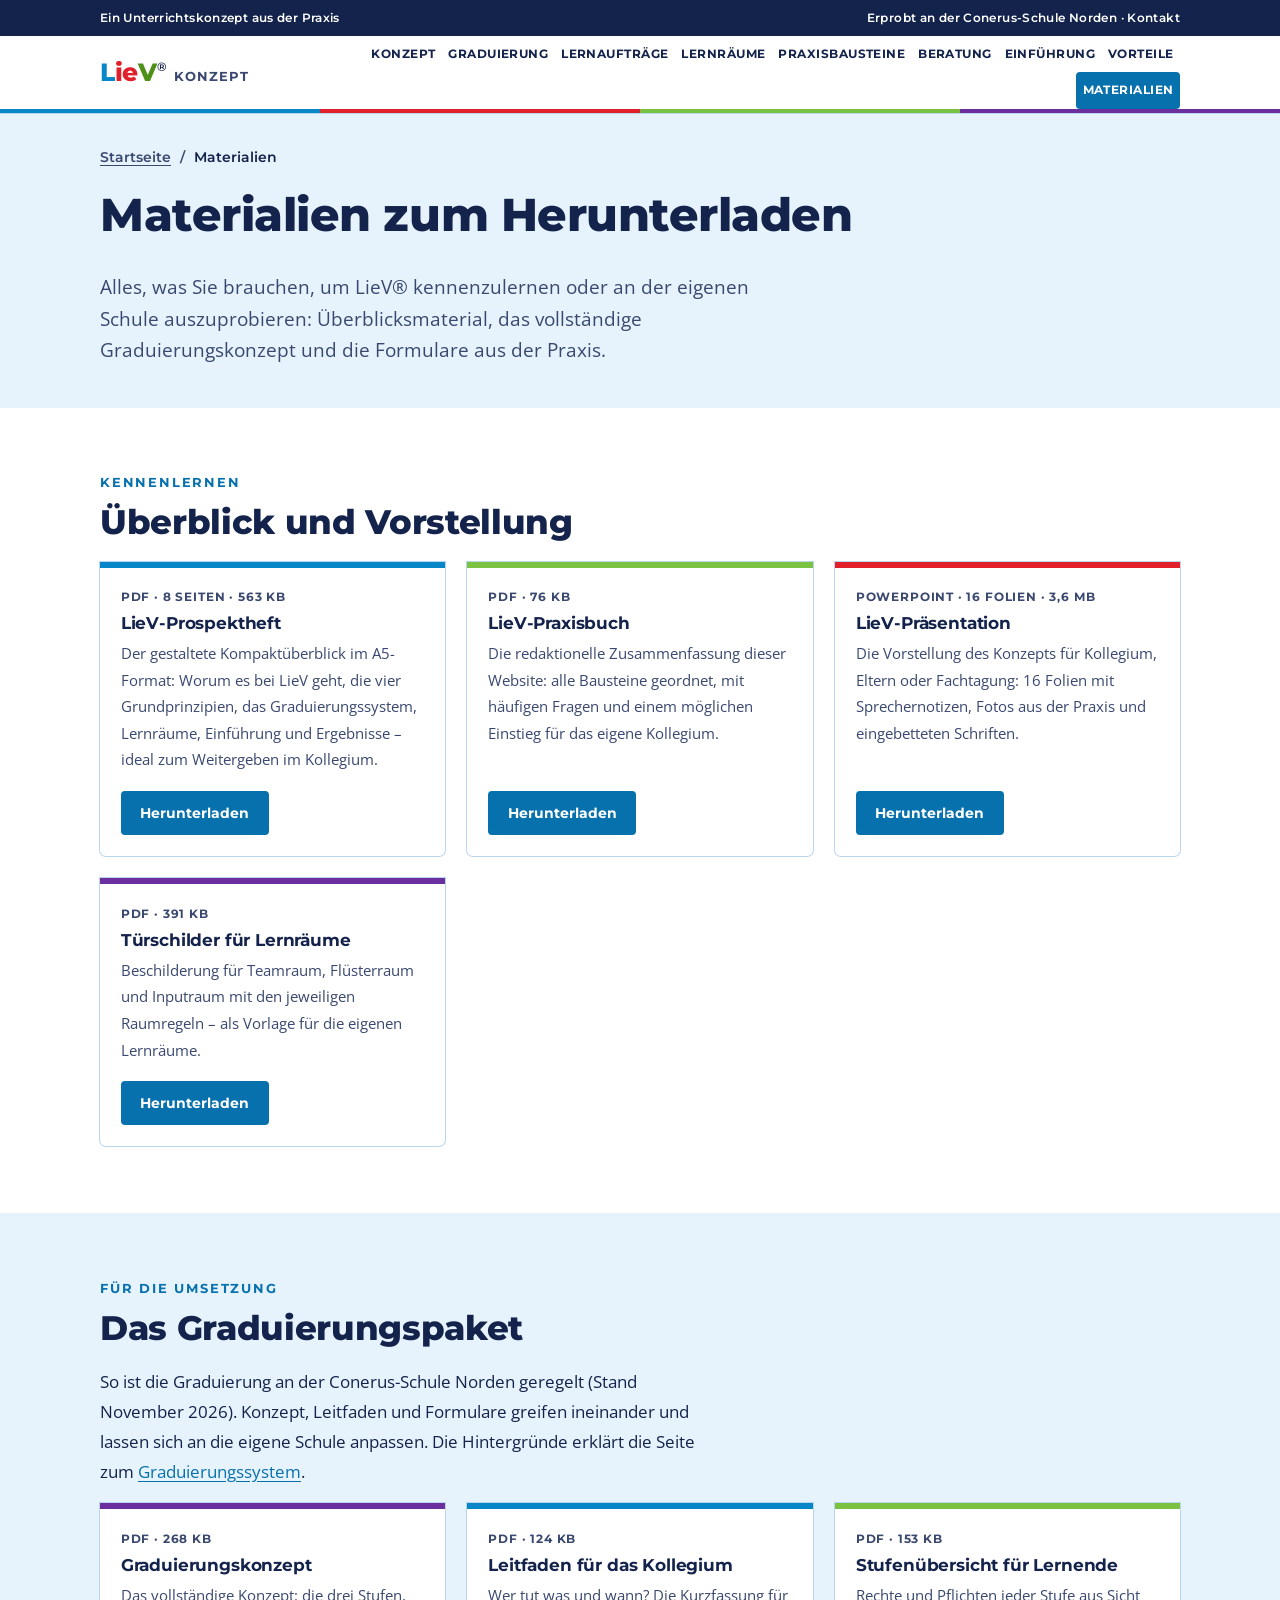
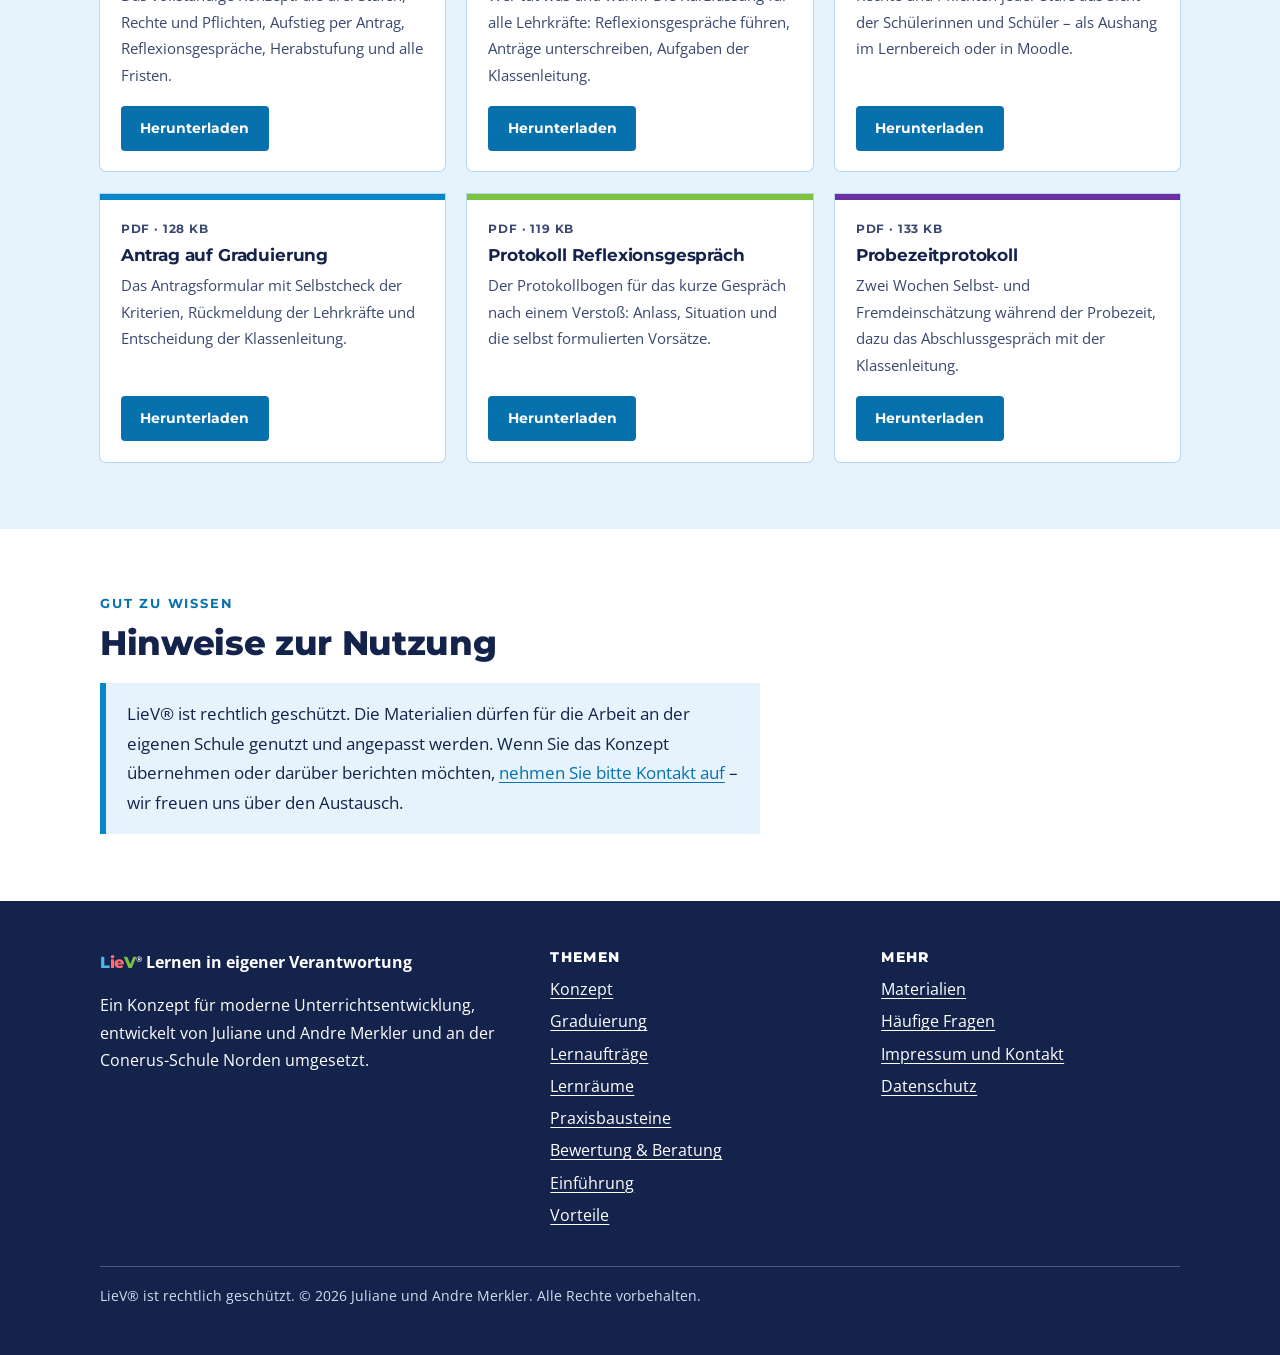
<file: materialien.html>
<!DOCTYPE html>
<html lang="de">
<head>
<meta charset="utf-8">
<meta name="viewport" content="width=device-width, initial-scale=1">
<title>Materialien: Prospektheft, Praxisbuch und Graduierungspaket | LieV-Konzept</title>
<meta name="description" content="Materialien zum LieV®-Konzept zum Herunterladen: Prospektheft, Praxisbuch, das vollständige Graduierungskonzept mit Formularen und Türschilder für Lernräume.">
<meta name="robots" content="index, follow, max-image-preview:large">
<link rel="canonical" href="https://liev-konzept.github.io/materialien.html">
<link rel="icon" href="favicon.svg" type="image/svg+xml">
<link rel="stylesheet" href="style.css">
<meta property="og:type" content="website">
<meta property="og:locale" content="de_DE">
<meta property="og:site_name" content="LieV-Konzept">
<meta property="og:title" content="Materialien: Prospektheft, Praxisbuch und Graduierungspaket | LieV-Konzept">
<meta property="og:description" content="Materialien zum LieV®-Konzept zum Herunterladen: Prospektheft, Praxisbuch, das vollständige Graduierungskonzept mit Formularen und Türschilder für Lernräume.">
<meta property="og:url" content="https://liev-konzept.github.io/materialien.html">
<meta property="og:image" content="https://liev-konzept.github.io/og-image.png">
<meta name="twitter:card" content="summary_large_image">
<meta name="theme-color" content="#14234b">
<script type="application/ld+json">{"@context": "https://schema.org", "@graph": [{"@type": "WebPage", "name": "Materialien zum LieV-Konzept", "url": "https://liev-konzept.github.io/materialien.html", "inLanguage": "de"}, {"@type": "BreadcrumbList", "itemListElement": [{"@type": "ListItem", "position": 1, "name": "Startseite", "item": "https://liev-konzept.github.io/"}, {"@type": "ListItem", "position": 2, "name": "Materialien", "item": "https://liev-konzept.github.io/materialien.html"}]}]}</script>
</head>
<body>
<a class="skip" href="#inhalt">Zum Inhalt springen</a>
<div class="top-bar"><div class="wrap"><span>Ein Unterrichtskonzept aus der Praxis</span><span>Erprobt an der <a href="https://www.bbsnorden.de/" rel="external">Conerus-Schule Norden</a> &middot; <a href="impressum.html#kontakt">Kontakt</a></span></div></div>
<header class="site-header">
  <div class="wrap bar">
    <a class="brand" href="index.html" aria-label="LieV-Konzept, Startseite"><span class="wm"><span class="c-l">L</span><span class="c-i">i</span><span class="c-e">e</span><span class="c-v">V</span><sup>®</sup></span><small>Konzept</small></a>
    <input type="checkbox" id="nav-toggle" class="nav-toggle" aria-label="Menü öffnen oder schließen">
    <label class="nav-btn" for="nav-toggle">Menü</label>
    <nav class="nav" aria-label="Hauptnavigation"><ul><li><a href="konzept.html">Konzept</a></li><li><a href="graduierungssystem.html">Graduierung</a></li><li><a href="lernauftraege.html">Lernaufträge</a></li><li><a href="lernraeume.html">Lernräume</a></li><li><a href="praxisbausteine.html">Praxisbausteine</a></li><li><a href="bewertung-beratung.html">Beratung</a></li><li><a href="einfuehrung.html">Einführung</a></li><li><a href="vorteile.html">Vorteile</a></li><li><a href="materialien.html" aria-current="page">Materialien</a></li></ul></nav>
  </div>
</header>
<main id="inhalt">
<div class="page-head"><div class="wrap">
  <nav class="crumbs" aria-label="Brotkrumen"><ol><li><a href="index.html">Startseite</a></li><li aria-current="page">Materialien</li></ol></nav>
  <h1>Materialien zum Herunterladen</h1>
  <p class="lead">Alles, was Sie brauchen, um LieV® kennenzulernen oder an der eigenen Schule auszuprobieren: Überblicksmaterial, das vollständige Graduierungskonzept und die Formulare aus der Praxis.</p>
</div></div>

<section class="block" aria-labelledby="ueberblick">
  <div class="wrap">
    <h2 id="ueberblick"><span class="kicker">Kennenlernen</span>Überblick und Vorstellung</h2>
    <ul class="dls">
      <li class="dl c-blue">
        <span class="meta">PDF · 8 Seiten · 563 KB</span>
        <h3>LieV-Prospektheft</h3>
        <p>Der gestaltete Kompaktüberblick im A5-Format: Worum es bei LieV geht, die vier Grundprinzipien, das Graduierungssystem, Lernräume, Einführung und Ergebnisse – ideal zum Weitergeben im Kollegium.</p>
        <a class="btn btn-primary" href="download/LieV-Prospektheft.pdf" download>Herunterladen</a>
      </li>
      <li class="dl c-green">
        <span class="meta">PDF · 76 KB</span>
        <h3>LieV-Praxisbuch</h3>
        <p>Die redaktionelle Zusammenfassung dieser Website: alle Bausteine geordnet, mit häufigen Fragen und einem möglichen Einstieg für das eigene Kollegium.</p>
        <a class="btn btn-primary" href="download/LieV-Praxisbuch.pdf" download>Herunterladen</a>
      </li>
      <li class="dl c-red">
        <span class="meta">PowerPoint · 16 Folien · 3,6 MB</span>
        <h3>LieV-Präsentation</h3>
        <p>Die Vorstellung des Konzepts für Kollegium, Eltern oder Fachtagung: 16 Folien mit Sprechernotizen, Fotos aus der Praxis und eingebetteten Schriften.</p>
        <a class="btn btn-primary" href="download/LieV-Praesentation.pptx" download>Herunterladen</a>
      </li>
      <li class="dl c-purple">
        <span class="meta">PDF · 391 KB</span>
        <h3>Türschilder für Lernräume</h3>
        <p>Beschilderung für Teamraum, Flüsterraum und Inputraum mit den jeweiligen Raumregeln – als Vorlage für die eigenen Lernräume.</p>
        <a class="btn btn-primary" href="download/LieV-Tuerschilder.pdf" download>Herunterladen</a>
      </li>
    </ul>
  </div>
</section>

<section class="block tint" aria-labelledby="paket">
  <div class="wrap">
    <h2 id="paket"><span class="kicker">Für die Umsetzung</span>Das Graduierungspaket</h2>
    <p class="block-intro">So ist die Graduierung an der Conerus-Schule Norden geregelt (Stand November 2026). Konzept, Leitfaden und Formulare greifen ineinander und lassen sich an die eigene Schule anpassen. Die Hintergründe erklärt die Seite zum <a href="graduierungssystem.html">Graduierungssystem</a>.</p>
    <ul class="dls">
      <li class="dl c-purple">
        <span class="meta">PDF · 268 KB</span>
        <h3>Graduierungskonzept</h3>
        <p>Das vollständige Konzept: die drei Stufen, Rechte und Pflichten, Aufstieg per Antrag, Reflexionsgespräche, Herabstufung und alle Fristen.</p>
        <a class="btn btn-primary" href="download/LieV-Graduierungskonzept.pdf" download>Herunterladen</a>
      </li>
      <li class="dl c-blue">
        <span class="meta">PDF · 124 KB</span>
        <h3>Leitfaden für das Kollegium</h3>
        <p>Wer tut was und wann? Die Kurzfassung für alle Lehrkräfte: Reflexionsgespräche führen, Anträge unterschreiben, Aufgaben der Klassenleitung.</p>
        <a class="btn btn-primary" href="download/LieV-Leitfaden-Kollegium.pdf" download>Herunterladen</a>
      </li>
      <li class="dl c-green">
        <span class="meta">PDF · 153 KB</span>
        <h3>Stufenübersicht für Lernende</h3>
        <p>Rechte und Pflichten jeder Stufe aus Sicht der Schülerinnen und Schüler – als Aushang im Lernbereich oder in Moodle.</p>
        <a class="btn btn-primary" href="download/LieV-Stufenuebersicht.pdf" download>Herunterladen</a>
      </li>
      <li class="dl c-blue">
        <span class="meta">PDF · 128 KB</span>
        <h3>Antrag auf Graduierung</h3>
        <p>Das Antragsformular mit Selbstcheck der Kriterien, Rückmeldung der Lehrkräfte und Entscheidung der Klassenleitung.</p>
        <a class="btn btn-primary" href="download/LieV-Antrag-Graduierung.pdf" download>Herunterladen</a>
      </li>
      <li class="dl c-green">
        <span class="meta">PDF · 119 KB</span>
        <h3>Protokoll Reflexionsgespräch</h3>
        <p>Der Protokollbogen für das kurze Gespräch nach einem Verstoß: Anlass, Situation und die selbst formulierten Vorsätze.</p>
        <a class="btn btn-primary" href="download/LieV-Protokoll-Reflexionsgespraech.pdf" download>Herunterladen</a>
      </li>
      <li class="dl c-purple">
        <span class="meta">PDF · 133 KB</span>
        <h3>Probezeitprotokoll</h3>
        <p>Zwei Wochen Selbst- und Fremdeinschätzung während der Probezeit, dazu das Abschlussgespräch mit der Klassenleitung.</p>
        <a class="btn btn-primary" href="download/LieV-Probezeitprotokoll.pdf" download>Herunterladen</a>
      </li>
    </ul>
  </div>
</section>

<section class="block" aria-labelledby="nutzung">
  <div class="wrap">
    <h2 id="nutzung"><span class="kicker">Gut zu wissen</span>Hinweise zur Nutzung</h2>
    <div class="note">
      <p>LieV® ist rechtlich geschützt. Die Materialien dürfen für die Arbeit an der eigenen Schule genutzt und angepasst werden. Wenn Sie das Konzept übernehmen oder darüber berichten möchten, <a href="impressum.html#kontakt">nehmen Sie bitte Kontakt auf</a> – wir freuen uns über den Austausch.</p>
    </div>
  </div>
</section>

</main>
<footer class="site-footer">
  <div class="wrap">
    <div class="foot-grid">
      <div>
        <p><span class="wm"><span class="c-l">L</span><span class="c-i">i</span><span class="c-e">e</span><span class="c-v">V</span><sup>®</sup></span> <strong>Lernen in eigener Verantwortung</strong></p>
        <p>Ein Konzept für moderne Unterrichtsentwicklung, entwickelt von Juliane und Andre Merkler und an der Conerus-Schule Norden umgesetzt.</p>
      </div>
      <div><h2>Themen</h2><ul><li><a href="konzept.html">Konzept</a></li><li><a href="graduierungssystem.html">Graduierung</a></li><li><a href="lernauftraege.html">Lernaufträge</a></li><li><a href="lernraeume.html">Lernräume</a></li><li><a href="praxisbausteine.html">Praxisbausteine</a></li><li><a href="bewertung-beratung.html">Bewertung &amp; Beratung</a></li><li><a href="einfuehrung.html">Einführung</a></li><li><a href="vorteile.html">Vorteile</a></li></ul></div>
      <div><h2>Mehr</h2><ul>
        <li><a href="materialien.html">Materialien</a></li>
        <li><a href="faq.html">Häufige Fragen</a></li>
        <li><a href="impressum.html">Impressum und Kontakt</a></li>
        <li><a href="datenschutz.html">Datenschutz</a></li>
      </ul></div>
    </div>
    <p class="foot-note">LieV® ist rechtlich geschützt. © 2026 Juliane und Andre Merkler. Alle Rechte vorbehalten.</p>
  </div>
</footer>
</body>
</html>
</file>
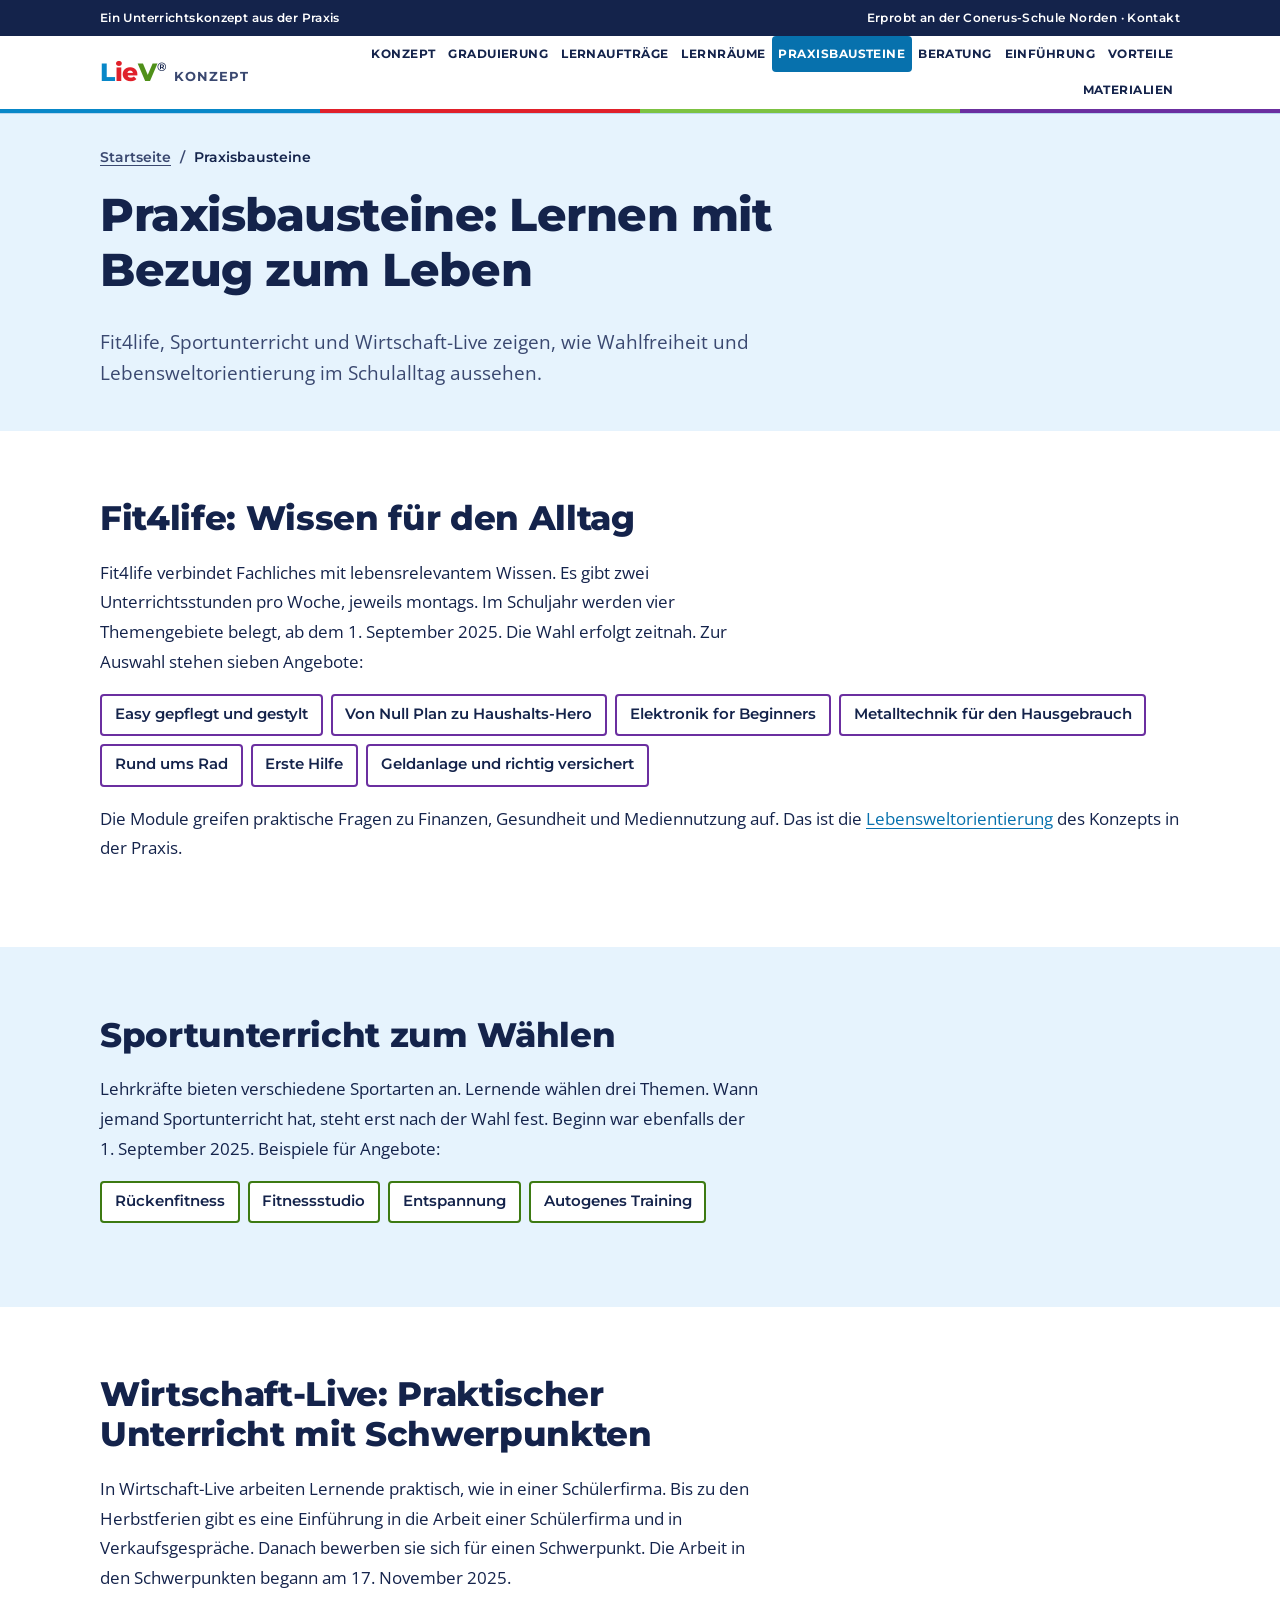
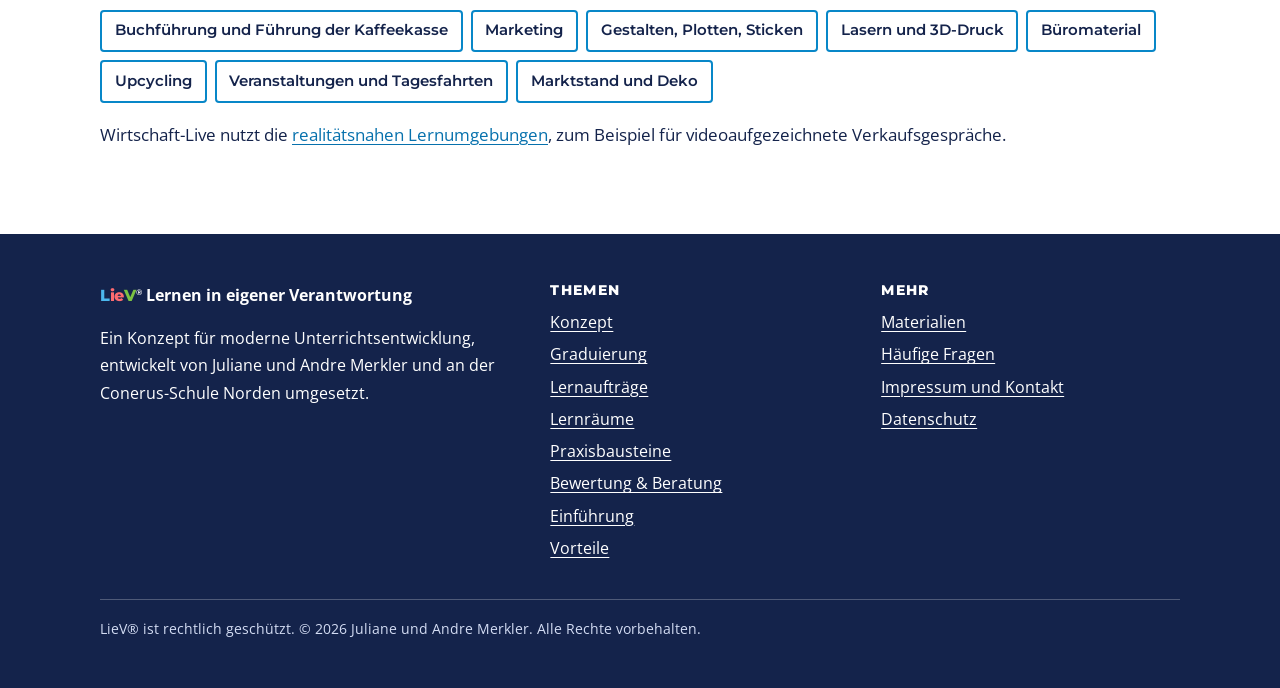
<file: praxisbausteine.html>
<!DOCTYPE html>
<html lang="de">
<head>
<meta charset="utf-8">
<meta name="viewport" content="width=device-width, initial-scale=1">
<title>Praxisbausteine: Fit4life, Sport und Wirtschaft-Live | LieV-Konzept</title>
<meta name="description" content="Lebensweltorientiertes Lernen in der Praxis: Fit4life mit sieben Wahlangeboten, wählbarer Sportunterricht und Wirtschaft-Live mit acht Schwerpunkten.">
<meta name="robots" content="index, follow, max-image-preview:large">
<link rel="canonical" href="https://liev-konzept.github.io/praxisbausteine.html">
<link rel="icon" href="favicon.svg" type="image/svg+xml">
<link rel="stylesheet" href="style.css">
<meta property="og:type" content="website">
<meta property="og:locale" content="de_DE">
<meta property="og:site_name" content="LieV-Konzept">
<meta property="og:title" content="Praxisbausteine: Fit4life, Sport und Wirtschaft-Live | LieV-Konzept">
<meta property="og:description" content="Lebensweltorientiertes Lernen in der Praxis: Fit4life mit sieben Wahlangeboten, wählbarer Sportunterricht und Wirtschaft-Live mit acht Schwerpunkten.">
<meta property="og:url" content="https://liev-konzept.github.io/praxisbausteine.html">
<meta property="og:image" content="https://liev-konzept.github.io/og-image.png">
<meta name="twitter:card" content="summary_large_image">
<meta name="theme-color" content="#14234b">
<script type="application/ld+json">{"@context": "https://schema.org", "@graph": [{"@type": "WebPage", "name": "Praxisbausteine im LieV-Konzept", "url": "https://liev-konzept.github.io/praxisbausteine.html", "inLanguage": "de"}, {"@type": "BreadcrumbList", "itemListElement": [{"@type": "ListItem", "position": 1, "name": "Startseite", "item": "https://liev-konzept.github.io/"}, {"@type": "ListItem", "position": 2, "name": "Praxisbausteine", "item": "https://liev-konzept.github.io/praxisbausteine.html"}]}]}</script>
</head>
<body>
<a class="skip" href="#inhalt">Zum Inhalt springen</a>
<div class="top-bar"><div class="wrap"><span>Ein Unterrichtskonzept aus der Praxis</span><span>Erprobt an der <a href="https://www.bbsnorden.de/" rel="external">Conerus-Schule Norden</a> &middot; <a href="impressum.html#kontakt">Kontakt</a></span></div></div>
<header class="site-header">
  <div class="wrap bar">
    <a class="brand" href="index.html" aria-label="LieV-Konzept, Startseite"><span class="wm"><span class="c-l">L</span><span class="c-i">i</span><span class="c-e">e</span><span class="c-v">V</span><sup>®</sup></span><small>Konzept</small></a>
    <input type="checkbox" id="nav-toggle" class="nav-toggle" aria-label="Menü öffnen oder schließen">
    <label class="nav-btn" for="nav-toggle">Menü</label>
    <nav class="nav" aria-label="Hauptnavigation"><ul><li><a href="konzept.html">Konzept</a></li><li><a href="graduierungssystem.html">Graduierung</a></li><li><a href="lernauftraege.html">Lernaufträge</a></li><li><a href="lernraeume.html">Lernräume</a></li><li><a href="praxisbausteine.html" aria-current="page">Praxisbausteine</a></li><li><a href="bewertung-beratung.html">Beratung</a></li><li><a href="einfuehrung.html">Einführung</a></li><li><a href="vorteile.html">Vorteile</a></li><li><a href="materialien.html">Materialien</a></li></ul></nav>
  </div>
</header>
<main id="inhalt">
<div class="page-head"><div class="wrap">
  <nav class="crumbs" aria-label="Brotkrumen"><ol><li><a href="index.html">Startseite</a></li><li aria-current="page">Praxisbausteine</li></ol></nav>
  <h1>Praxisbausteine: Lernen mit Bezug zum Leben</h1>
  <p class="lead">Fit4life, Sportunterricht und Wirtschaft-Live zeigen, wie Wahlfreiheit und Lebensweltorientierung im Schulalltag aussehen.</p>
</div></div>

<section class="block" aria-labelledby="f4l">
  <div class="wrap">
    <h2 id="f4l">Fit4life: Wissen für den Alltag</h2>
    <div class="prose">
      <p>Fit4life verbindet Fachliches mit lebensrelevantem Wissen. Es gibt zwei Unterrichtsstunden pro Woche, jeweils montags. Im Schuljahr werden vier Themengebiete belegt, ab dem 1. September 2025. Die Wahl erfolgt zeitnah. Zur Auswahl stehen sieben Angebote:</p>
    </div>
    <ul class="chips" style="--c:var(--purple)">
      <li>Easy gepflegt und gestylt</li><li>Von Null Plan zu Haushalts-Hero</li><li>Elektronik for Beginners</li><li>Metalltechnik für den Hausgebrauch</li><li>Rund ums Rad</li><li>Erste Hilfe</li><li>Geldanlage und richtig versichert</li>
    </ul>
    <p>Die Module greifen praktische Fragen zu Finanzen, Gesundheit und Mediennutzung auf. Das ist die <a href="konzept.html">Lebensweltorientierung</a> des Konzepts in der Praxis.</p>
  </div>
</section>

<section class="block tint" aria-labelledby="sport">
  <div class="wrap">
    <h2 id="sport">Sportunterricht zum Wählen</h2>
    <div class="prose">
      <p>Lehrkräfte bieten verschiedene Sportarten an. Lernende wählen drei Themen. Wann jemand Sportunterricht hat, steht erst nach der Wahl fest. Beginn war ebenfalls der 1. September 2025. Beispiele für Angebote:</p>
    </div>
    <ul class="chips" style="--c:var(--green-d)"><li>Rückenfitness</li><li>Fitnessstudio</li><li>Entspannung</li><li>Autogenes Training</li></ul>
  </div>
</section>

<section class="block" aria-labelledby="wl">
  <div class="wrap">
    <h2 id="wl">Wirtschaft-Live: Praktischer Unterricht mit Schwerpunkten</h2>
    <div class="prose">
      <p>In Wirtschaft-Live arbeiten Lernende praktisch, wie in einer Schülerfirma. Bis zu den Herbstferien gibt es eine Einführung in die Arbeit einer Schülerfirma und in Verkaufsgespräche. Danach bewerben sie sich für einen Schwerpunkt. Die Arbeit in den Schwerpunkten begann am 17. November 2025.</p>
    </div>
    <ul class="chips" style="--c:var(--blue)">
      <li>Buchführung und Führung der Kaffeekasse</li><li>Marketing</li><li>Gestalten, Plotten, Sticken</li><li>Lasern und 3D-Druck</li><li>Büromaterial</li><li>Upcycling</li><li>Veranstaltungen und Tagesfahrten</li><li>Marktstand und Deko</li>
    </ul>
    <p>Wirtschaft-Live nutzt die <a href="lernraeume.html">realitätsnahen Lernumgebungen</a>, zum Beispiel für videoaufgezeichnete Verkaufsgespräche.</p>
  </div>
</section>

</main>
<footer class="site-footer">
  <div class="wrap">
    <div class="foot-grid">
      <div>
        <p><span class="wm"><span class="c-l">L</span><span class="c-i">i</span><span class="c-e">e</span><span class="c-v">V</span><sup>®</sup></span> <strong>Lernen in eigener Verantwortung</strong></p>
        <p>Ein Konzept für moderne Unterrichtsentwicklung, entwickelt von Juliane und Andre Merkler und an der Conerus-Schule Norden umgesetzt.</p>
      </div>
      <div><h2>Themen</h2><ul><li><a href="konzept.html">Konzept</a></li><li><a href="graduierungssystem.html">Graduierung</a></li><li><a href="lernauftraege.html">Lernaufträge</a></li><li><a href="lernraeume.html">Lernräume</a></li><li><a href="praxisbausteine.html">Praxisbausteine</a></li><li><a href="bewertung-beratung.html">Bewertung &amp; Beratung</a></li><li><a href="einfuehrung.html">Einführung</a></li><li><a href="vorteile.html">Vorteile</a></li></ul></div>
      <div><h2>Mehr</h2><ul>
        <li><a href="materialien.html">Materialien</a></li>
        <li><a href="faq.html">Häufige Fragen</a></li>
        <li><a href="impressum.html">Impressum und Kontakt</a></li>
        <li><a href="datenschutz.html">Datenschutz</a></li>
      </ul></div>
    </div>
    <p class="foot-note">LieV® ist rechtlich geschützt. © 2026 Juliane und Andre Merkler. Alle Rechte vorbehalten.</p>
  </div>
</footer>
</body>
</html>
</file>
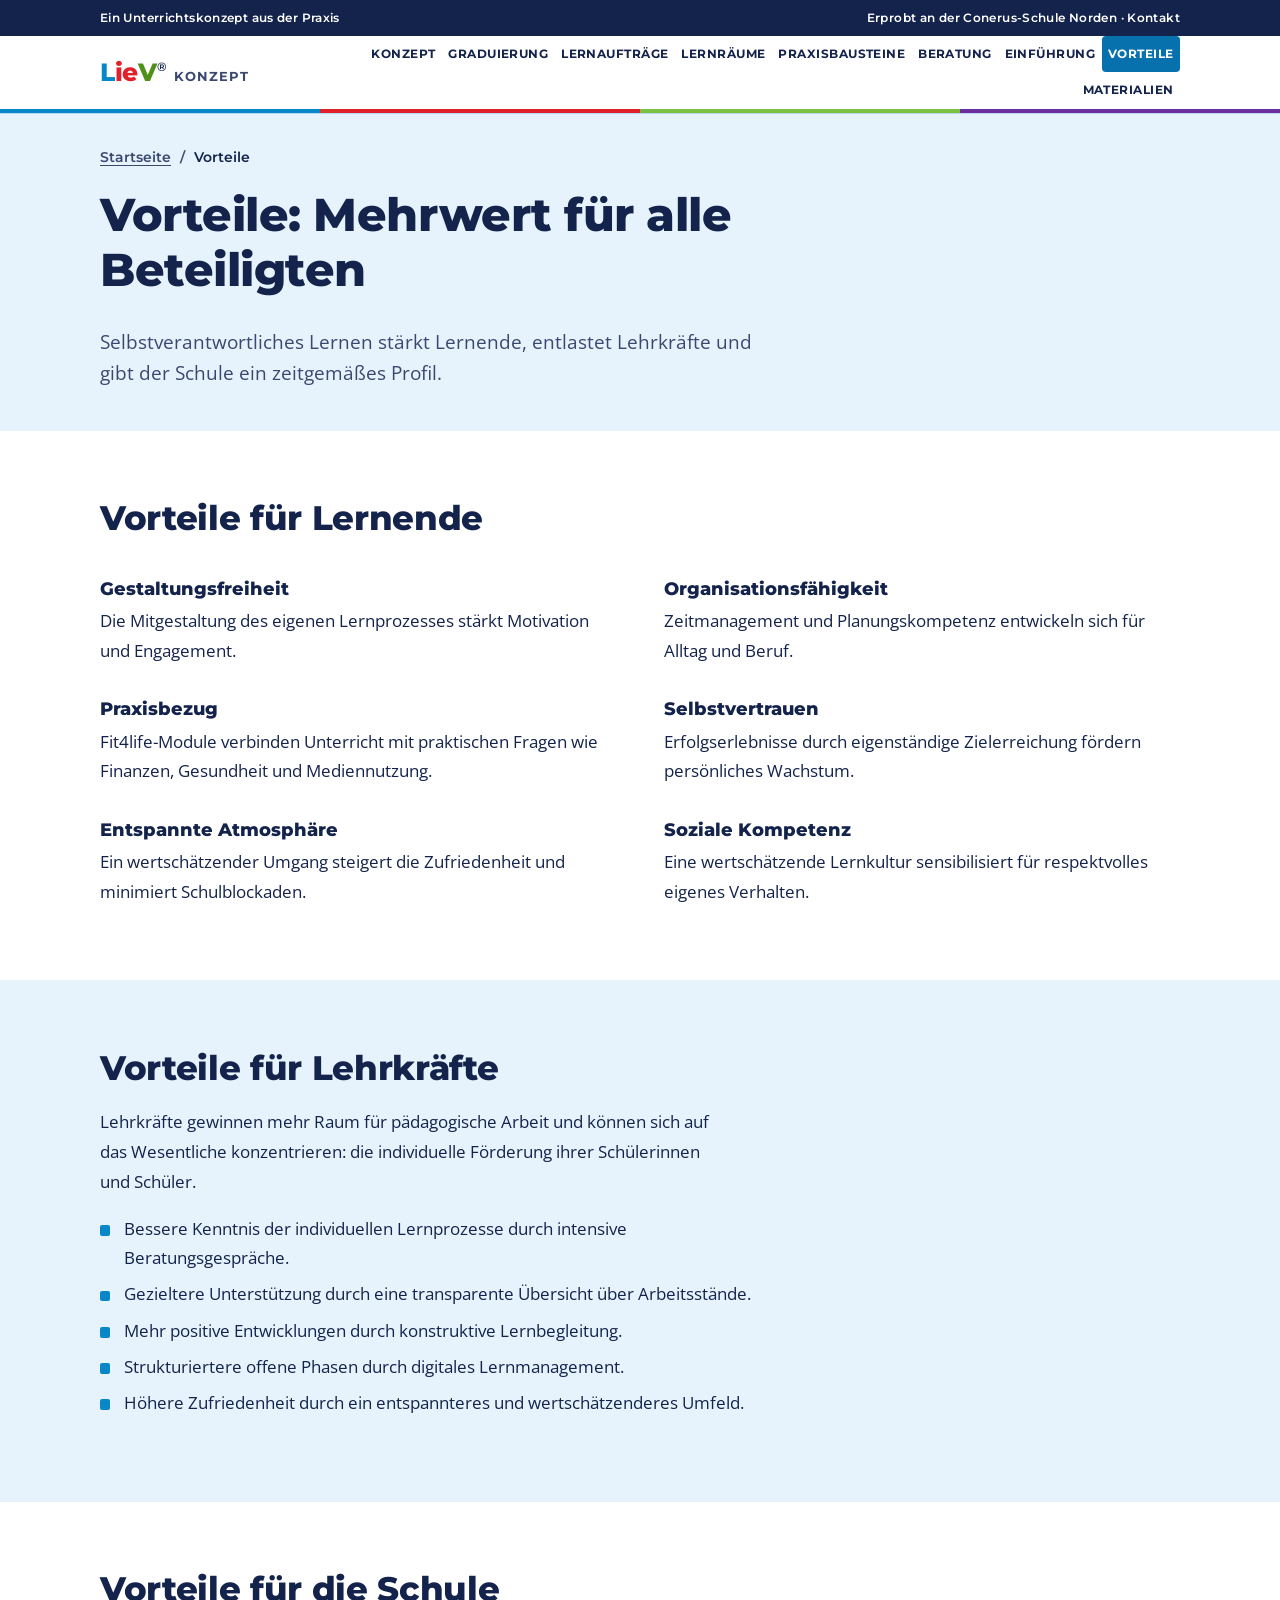
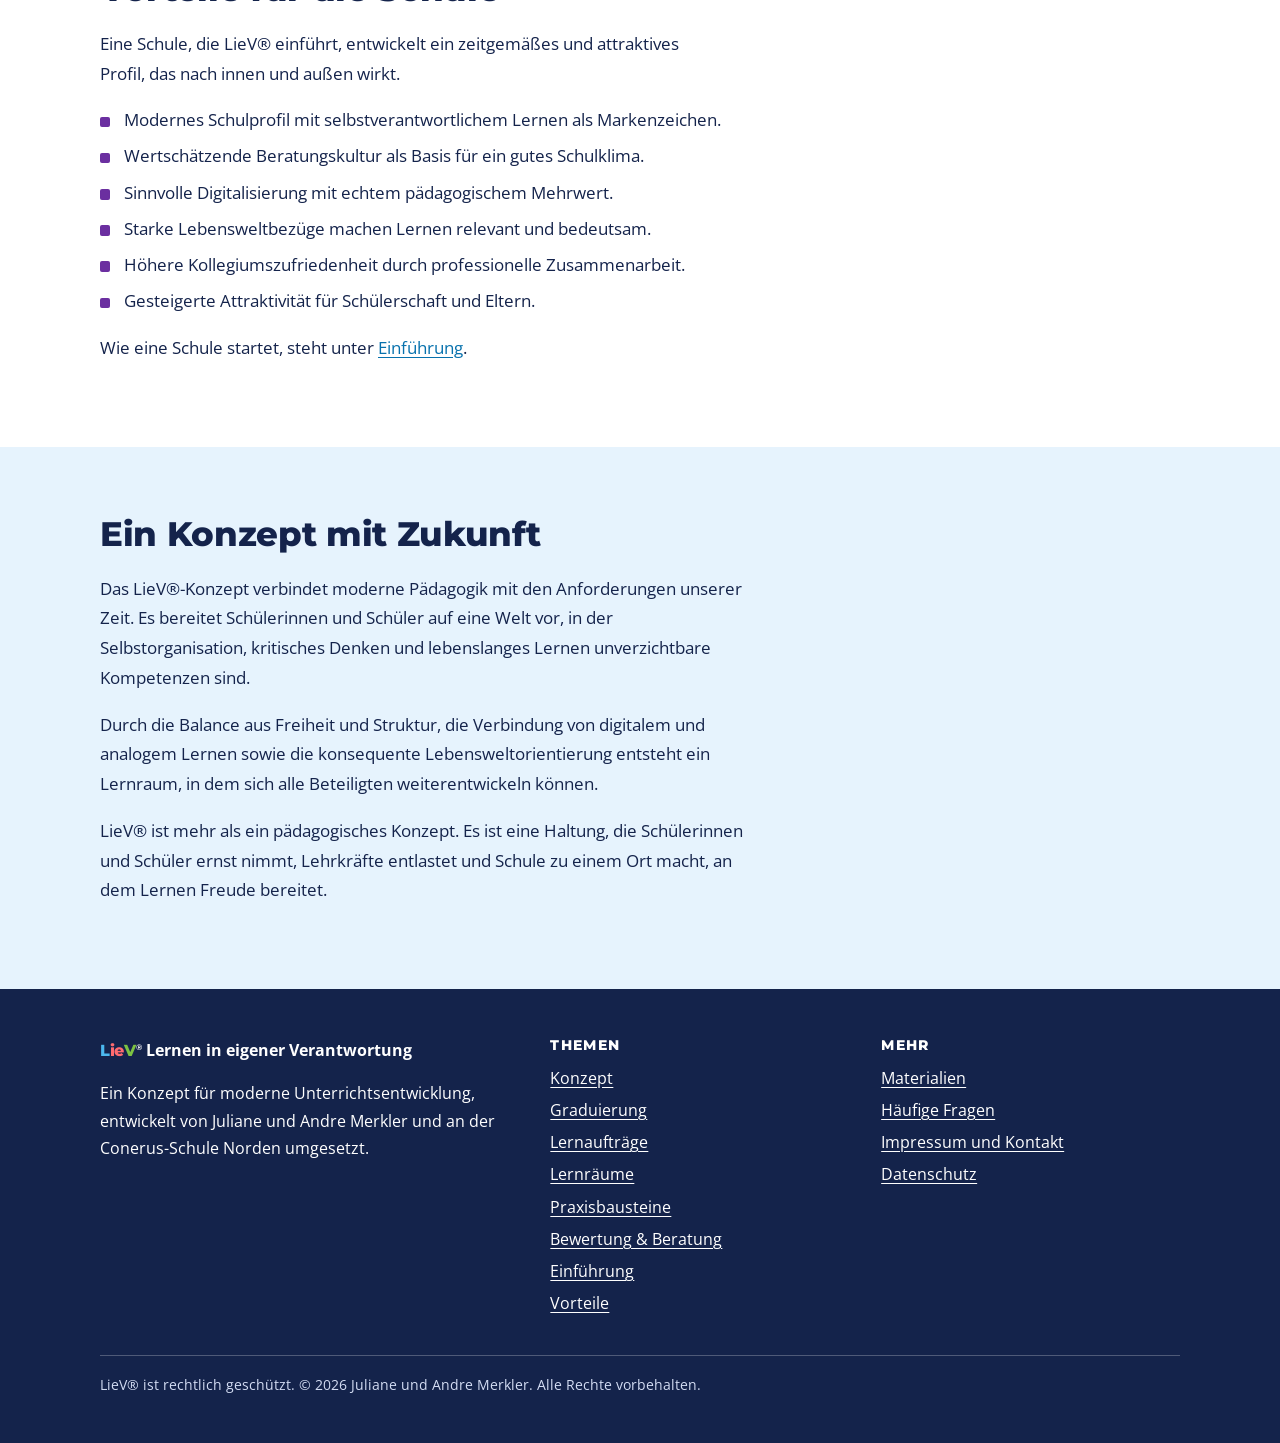
<file: vorteile.html>
<!DOCTYPE html>
<html lang="de">
<head>
<meta charset="utf-8">
<meta name="viewport" content="width=device-width, initial-scale=1">
<title>Vorteile von LieV für Lernende, Lehrkräfte und Schule</title>
<meta name="description" content="Mehr Motivation, Selbstvertrauen und Organisationsfähigkeit: Die Vorteile des LieV®-Konzepts für Lernende, Lehrkräfte und Schulen im Überblick.">
<meta name="robots" content="index, follow, max-image-preview:large">
<link rel="canonical" href="https://liev-konzept.github.io/vorteile.html">
<link rel="icon" href="favicon.svg" type="image/svg+xml">
<link rel="stylesheet" href="style.css">
<meta property="og:type" content="website">
<meta property="og:locale" content="de_DE">
<meta property="og:site_name" content="LieV-Konzept">
<meta property="og:title" content="Vorteile von LieV für Lernende, Lehrkräfte und Schule">
<meta property="og:description" content="Mehr Motivation, Selbstvertrauen und Organisationsfähigkeit: Die Vorteile des LieV®-Konzepts für Lernende, Lehrkräfte und Schulen im Überblick.">
<meta property="og:url" content="https://liev-konzept.github.io/vorteile.html">
<meta property="og:image" content="https://liev-konzept.github.io/og-image.png">
<meta name="twitter:card" content="summary_large_image">
<meta name="theme-color" content="#14234b">
<script type="application/ld+json">{"@context": "https://schema.org", "@graph": [{"@type": "WebPage", "name": "Vorteile des LieV-Konzepts", "url": "https://liev-konzept.github.io/vorteile.html", "inLanguage": "de"}, {"@type": "BreadcrumbList", "itemListElement": [{"@type": "ListItem", "position": 1, "name": "Startseite", "item": "https://liev-konzept.github.io/"}, {"@type": "ListItem", "position": 2, "name": "Vorteile", "item": "https://liev-konzept.github.io/vorteile.html"}]}]}</script>
</head>
<body>
<a class="skip" href="#inhalt">Zum Inhalt springen</a>
<div class="top-bar"><div class="wrap"><span>Ein Unterrichtskonzept aus der Praxis</span><span>Erprobt an der <a href="https://www.bbsnorden.de/" rel="external">Conerus-Schule Norden</a> &middot; <a href="impressum.html#kontakt">Kontakt</a></span></div></div>
<header class="site-header">
  <div class="wrap bar">
    <a class="brand" href="index.html" aria-label="LieV-Konzept, Startseite"><span class="wm"><span class="c-l">L</span><span class="c-i">i</span><span class="c-e">e</span><span class="c-v">V</span><sup>®</sup></span><small>Konzept</small></a>
    <input type="checkbox" id="nav-toggle" class="nav-toggle" aria-label="Menü öffnen oder schließen">
    <label class="nav-btn" for="nav-toggle">Menü</label>
    <nav class="nav" aria-label="Hauptnavigation"><ul><li><a href="konzept.html">Konzept</a></li><li><a href="graduierungssystem.html">Graduierung</a></li><li><a href="lernauftraege.html">Lernaufträge</a></li><li><a href="lernraeume.html">Lernräume</a></li><li><a href="praxisbausteine.html">Praxisbausteine</a></li><li><a href="bewertung-beratung.html">Beratung</a></li><li><a href="einfuehrung.html">Einführung</a></li><li><a href="vorteile.html" aria-current="page">Vorteile</a></li><li><a href="materialien.html">Materialien</a></li></ul></nav>
  </div>
</header>
<main id="inhalt">
<div class="page-head"><div class="wrap">
  <nav class="crumbs" aria-label="Brotkrumen"><ol><li><a href="index.html">Startseite</a></li><li aria-current="page">Vorteile</li></ol></nav>
  <h1>Vorteile: Mehrwert für alle Beteiligten</h1>
  <p class="lead">Selbstverantwortliches Lernen stärkt Lernende, entlastet Lehrkräfte und gibt der Schule ein zeitgemäßes Profil.</p>
</div></div>

<section class="block" aria-labelledby="lernende">
  <div class="wrap">
    <h2 id="lernende">Vorteile für Lernende</h2>
    <dl class="defs">
      <div><dt>Gestaltungsfreiheit</dt><dd>Die Mitgestaltung des eigenen Lernprozesses stärkt Motivation und Engagement.</dd></div>
      <div><dt>Organisationsfähigkeit</dt><dd>Zeitmanagement und Planungskompetenz entwickeln sich für Alltag und Beruf.</dd></div>
      <div><dt>Praxisbezug</dt><dd>Fit4life-Module verbinden Unterricht mit praktischen Fragen wie Finanzen, Gesundheit und Mediennutzung.</dd></div>
      <div><dt>Selbstvertrauen</dt><dd>Erfolgserlebnisse durch eigenständige Zielerreichung fördern persönliches Wachstum.</dd></div>
      <div><dt>Entspannte Atmosphäre</dt><dd>Ein wertschätzender Umgang steigert die Zufriedenheit und minimiert Schulblockaden.</dd></div>
      <div><dt>Soziale Kompetenz</dt><dd>Eine wertschätzende Lernkultur sensibilisiert für respektvolles eigenes Verhalten.</dd></div>
    </dl>
  </div>
</section>

<section class="block tint" aria-labelledby="lehr">
  <div class="wrap">
    <h2 id="lehr">Vorteile für Lehrkräfte</h2>
    <p class="block-intro">Lehrkräfte gewinnen mehr Raum für pädagogische Arbeit und können sich auf das Wesentliche konzentrieren: die individuelle Förderung ihrer Schülerinnen und Schüler.</p>
    <ul class="ticks prose" style="--c:var(--blue)">
      <li>Bessere Kenntnis der individuellen Lernprozesse durch intensive Beratungsgespräche.</li>
      <li>Gezieltere Unterstützung durch eine transparente Übersicht über Arbeitsstände.</li>
      <li>Mehr positive Entwicklungen durch konstruktive Lernbegleitung.</li>
      <li>Strukturiertere offene Phasen durch digitales Lernmanagement.</li>
      <li>Höhere Zufriedenheit durch ein entspannteres und wertschätzenderes Umfeld.</li>
    </ul>
  </div>
</section>

<section class="block" aria-labelledby="schule">
  <div class="wrap">
    <h2 id="schule">Vorteile für die Schule</h2>
    <p class="block-intro">Eine Schule, die LieV® einführt, entwickelt ein zeitgemäßes und attraktives Profil, das nach innen und außen wirkt.</p>
    <ul class="ticks prose" style="--c:var(--purple)">
      <li>Modernes Schulprofil mit selbstverantwortlichem Lernen als Markenzeichen.</li>
      <li>Wertschätzende Beratungskultur als Basis für ein gutes Schulklima.</li>
      <li>Sinnvolle Digitalisierung mit echtem pädagogischem Mehrwert.</li>
      <li>Starke Lebensweltbezüge machen Lernen relevant und bedeutsam.</li>
      <li>Höhere Kollegiumszufriedenheit durch professionelle Zusammenarbeit.</li>
      <li>Gesteigerte Attraktivität für Schülerschaft und Eltern.</li>
    </ul>
    <p>Wie eine Schule startet, steht unter <a href="einfuehrung.html">Einführung</a>.</p>
  </div>
</section>

<section class="block tint" aria-labelledby="zukunft">
  <div class="wrap">
    <h2 id="zukunft">Ein Konzept mit Zukunft</h2>
    <div class="prose">
      <p>Das LieV®-Konzept verbindet moderne Pädagogik mit den Anforderungen unserer Zeit. Es bereitet Schülerinnen und Schüler auf eine Welt vor, in der Selbstorganisation, kritisches Denken und lebenslanges Lernen unverzichtbare Kompetenzen sind.</p>
      <p>Durch die Balance aus Freiheit und Struktur, die Verbindung von digitalem und analogem Lernen sowie die konsequente Lebensweltorientierung entsteht ein Lernraum, in dem sich alle Beteiligten weiterentwickeln können.</p>
      <p>LieV® ist mehr als ein pädagogisches Konzept. Es ist eine Haltung, die Schülerinnen und Schüler ernst nimmt, Lehrkräfte entlastet und Schule zu einem Ort macht, an dem Lernen Freude bereitet.</p>
    </div>
  </div>
</section>

</main>
<footer class="site-footer">
  <div class="wrap">
    <div class="foot-grid">
      <div>
        <p><span class="wm"><span class="c-l">L</span><span class="c-i">i</span><span class="c-e">e</span><span class="c-v">V</span><sup>®</sup></span> <strong>Lernen in eigener Verantwortung</strong></p>
        <p>Ein Konzept für moderne Unterrichtsentwicklung, entwickelt von Juliane und Andre Merkler und an der Conerus-Schule Norden umgesetzt.</p>
      </div>
      <div><h2>Themen</h2><ul><li><a href="konzept.html">Konzept</a></li><li><a href="graduierungssystem.html">Graduierung</a></li><li><a href="lernauftraege.html">Lernaufträge</a></li><li><a href="lernraeume.html">Lernräume</a></li><li><a href="praxisbausteine.html">Praxisbausteine</a></li><li><a href="bewertung-beratung.html">Bewertung &amp; Beratung</a></li><li><a href="einfuehrung.html">Einführung</a></li><li><a href="vorteile.html">Vorteile</a></li></ul></div>
      <div><h2>Mehr</h2><ul>
        <li><a href="materialien.html">Materialien</a></li>
        <li><a href="faq.html">Häufige Fragen</a></li>
        <li><a href="impressum.html">Impressum und Kontakt</a></li>
        <li><a href="datenschutz.html">Datenschutz</a></li>
      </ul></div>
    </div>
    <p class="foot-note">LieV® ist rechtlich geschützt. © 2026 Juliane und Andre Merkler. Alle Rechte vorbehalten.</p>
  </div>
</footer>
</body>
</html>
</file>
<file: style.css>
/* LieV-Konzept – Stylesheet
   Typografie und Formensprache angelehnt an den Auftritt der BBS Norden
   (Montserrat für Überschriften, Open Sans für Fließtext), Farbwelt von LieV.
   Schriften werden lokal gehostet: keine externen Anfragen, keine Tracker. */

@font-face {
  font-family: "Montserrat";
  font-style: normal;
  font-weight: 100 900;
  font-display: swap;
  src: url("fonts/montserrat-var.woff2") format("woff2");
}
@font-face {
  font-family: "Open Sans";
  font-style: normal;
  font-weight: 100 900;
  font-display: swap;
  src: url("fonts/opensans-var.woff2") format("woff2");
}
@font-face {
  font-family: "Open Sans";
  font-style: italic;
  font-weight: 400;
  font-display: swap;
  src: url("fonts/opensans-italic-var.woff2") format("woff2");
}

:root {
  --ink: #14234b;
  --ink-2: #3a4870;
  --sky: #e6f3fd;
  --sky-2: #cfe6f8;
  --line: #b9d6ee;
  --blue: #0887c8;
  --blue-d: #0771ad;
  --red: #e0202a;
  --red-d: #c4141e;
  --green: #7cc242;
  --green-t: #4f9019;
  --green-d: #3d7a12;
  --purple: #6b2fa0;
  --head: "Montserrat", "Segoe UI", "Trebuchet MS", system-ui, sans-serif;
  --body: "Open Sans", "Segoe UI", Arial, system-ui, sans-serif;
}

*, *::before, *::after { box-sizing: border-box; }
html { scroll-behavior: smooth; -webkit-text-size-adjust: 100%; }
@media (prefers-reduced-motion: reduce) { html { scroll-behavior: auto; } }

body {
  margin: 0;
  font-family: var(--body);
  font-size: 1.0625rem;
  line-height: 1.75;
  color: var(--ink);
  background: #fff;
  overflow-wrap: break-word;
  hyphens: auto;
}
.grid-2 > *, .grid-3 > *, .levels > *, .rooms > *, .people > *, .defs > *, .tiles > *, .dls > * { min-width: 0; }

h1, h2, h3, h4 {
  font-family: var(--head);
  line-height: 1.18;
  letter-spacing: -0.01em;
  margin: 0 0 0.6em;
  color: var(--ink);
}
h1 { font-size: clamp(1.65rem, 6vw, 2.9rem); font-weight: 800; }
h2 { font-size: clamp(1.5rem, 3.2vw, 2.1rem); font-weight: 800; }
h3 { font-size: 1.22rem; font-weight: 700; }
p { margin: 0 0 1em; }
a { color: var(--blue-d); text-underline-offset: 0.18em; }
a:hover { color: var(--ink); }
:focus-visible { outline: 3px solid var(--purple); outline-offset: 3px; border-radius: 2px; }

.skip { position: absolute; left: -999px; top: 0; background: var(--ink); color: #fff; padding: 0.7rem 1rem; z-index: 100; }
.skip:focus { left: 0; }

.wrap { max-width: 1120px; margin: 0 auto; padding: 0 1.25rem; }
.prose { max-width: 66ch; }
.lead { font-size: 1.2rem; line-height: 1.65; max-width: 62ch; color: var(--ink-2); }

/* Kleine Vorzeile über Überschriften, wie beim Schulauftritt */
.kicker { display: block; font-family: var(--head); font-weight: 700; font-size: 0.8rem; line-height: 1.3; text-transform: uppercase; letter-spacing: 0.14em; color: var(--blue-d); margin-bottom: 0.65rem; }

/* Markenzeichen LieV: L blau, i rot, e rot, V grün */
.c-l { color: var(--blue); }
.c-i, .c-e { color: var(--red); }
.c-v { color: var(--green-t); }
.wm { font-family: var(--head); font-weight: 800; letter-spacing: -0.02em; white-space: nowrap; }
.wm sup { font-size: 0.5em; font-weight: 600; margin-left: 0.05em; vertical-align: super; line-height: 0; color: var(--ink); }

/* Schmale Leiste über dem Kopfbereich */
.top-bar { background: var(--ink); color: #fff; font-family: var(--head); font-weight: 600; font-size: 0.78rem; letter-spacing: 0.03em; }
.top-bar .wrap { display: flex; flex-wrap: wrap; justify-content: space-between; gap: 0.2rem 1.5rem; padding-top: 0.45rem; padding-bottom: 0.45rem; }
.top-bar a { color: #fff; text-decoration: none; }
.top-bar a:hover { color: var(--sky-2); text-decoration: underline; }
@media (max-width: 560px) { .top-bar .wrap > span:first-child { display: none; } }

/* Kopfbereich und Navigation */
.site-header { background: #fff; border-bottom: 0; position: sticky; top: 0; z-index: 50; box-shadow: 0 1px 0 var(--line); }
.site-header::after { content: ""; display: block; height: 4px; background: linear-gradient(90deg, var(--blue) 0 25%, var(--red) 25% 50%, var(--green) 50% 75%, var(--purple) 75% 100%); }
.bar { display: flex; align-items: center; justify-content: space-between; gap: 1rem; min-height: 66px; }
.brand { font-family: var(--head); font-weight: 800; font-size: 1.55rem; text-decoration: none; color: var(--ink); letter-spacing: -0.02em; display: flex; align-items: baseline; gap: 0.5rem; }
.brand:hover { color: var(--ink); }
.brand small { font-size: 0.8rem; font-weight: 700; color: var(--ink-2); letter-spacing: 0.08em; text-transform: uppercase; }
.nav ul { list-style: none; display: flex; gap: 0; margin: 0; padding: 0; flex-wrap: wrap; justify-content: flex-end; }
.nav a { white-space: nowrap; font-family: var(--head); font-weight: 700; font-size: 0.72rem; text-transform: uppercase; letter-spacing: 0.04em; text-decoration: none; color: var(--ink); padding: 0.5rem 0.4rem; border-radius: 4px; display: block; }
.nav a:hover { background: var(--sky); color: var(--blue-d); }
.nav a[aria-current="page"] { background: var(--blue-d); color: #fff; }
.nav-toggle { position: absolute; opacity: 0; pointer-events: none; }
.nav-btn { display: none; font-family: var(--head); font-weight: 700; font-size: 0.85rem; text-transform: uppercase; letter-spacing: 0.06em; padding: 0.5rem 1rem; border: 2px solid var(--ink); border-radius: 4px; cursor: pointer; }
.nav-toggle:focus-visible + .nav-btn { outline: 3px solid var(--purple); outline-offset: 3px; }

@media (max-width: 1240px) {
  .nav-btn { display: inline-block; }
  .nav { display: none; position: absolute; left: 0; right: 0; top: 100%; background: #fff; border-bottom: 1px solid var(--line); padding: 0.5rem 1.25rem 1rem; }
  .nav ul { flex-direction: column; align-items: stretch; }
  .nav a { border-radius: 4px; padding: 0.7rem 0.8rem; }
  .nav-toggle:checked ~ .nav { display: block; }
}

/* Startseite: Hero */
.hero { background: var(--sky); padding: clamp(2.5rem, 6vw, 4.5rem) 0 clamp(2.5rem, 6vw, 4.5rem); }
.hero-grid { display: grid; grid-template-columns: 1.1fr 0.9fr; gap: 3rem; align-items: center; }
.hero h1 { font-size: clamp(2.3rem, 6vw, 4.1rem); font-weight: 800; line-height: 1.04; letter-spacing: -0.03em; margin: 0 0 1.4rem; }
.hero h1 .line { display: block; }
.hero .lead { margin-bottom: 1.6rem; }
.stairs { margin: 0; }
.stairs a { display: block; text-decoration: none; color: var(--ink); }
.stairs svg { width: 100%; height: auto; display: block; }
.stairs text { font-family: var(--head); }
.stairs figcaption { font-family: var(--head); font-weight: 600; font-size: 0.95rem; color: var(--ink-2); margin-top: 0.4rem; text-align: center; }
@media (max-width: 860px) { .hero-grid { grid-template-columns: 1fr; gap: 2rem; } .stairs { max-width: 420px; } }

.btns { display: flex; flex-wrap: wrap; gap: 0.8rem; }
.btn { font-family: var(--head); font-weight: 700; font-size: 0.95rem; text-decoration: none; padding: 0.8rem 1.5rem; border-radius: 4px; border: 2px solid var(--blue-d); display: inline-block; }
.btn-primary { background: var(--blue-d); color: #fff; }
.btn-primary:hover { background: var(--ink); border-color: var(--ink); color: #fff; }
.btn-ghost { background: transparent; color: var(--ink); border-color: var(--ink); }
.btn-ghost:hover { background: var(--ink); color: #fff; }

/* Seitenkopf innen */
.page-head { background: var(--sky); padding: 2rem 0 2.6rem; }
.crumbs { font-family: var(--head); font-size: 0.88rem; font-weight: 600; margin-bottom: 1.2rem; }
.crumbs ol { list-style: none; display: flex; flex-wrap: wrap; margin: 0; padding: 0; }
.crumbs li + li::before { content: "/"; margin: 0 0.55rem; color: var(--ink-2); }
.crumbs a { color: var(--ink-2); }
.page-head h1 { max-width: 24ch; }
.page-head .lead { margin-bottom: 0; }

/* Abschnitte */
.block { padding: clamp(2.5rem, 6vw, 4.2rem) 0; }
.tint { background: var(--sky); }
.block > .wrap > h2 { max-width: 28ch; }
.block-intro { max-width: 62ch; }

.grid-2 { display: grid; grid-template-columns: repeat(2, 1fr); gap: 1.6rem; }
.grid-3 { display: grid; grid-template-columns: repeat(3, 1fr); gap: 1.6rem; }
@media (max-width: 900px) { .grid-3 { grid-template-columns: 1fr; } }
@media (max-width: 760px) { .grid-2 { grid-template-columns: 1fr; } }

.principle { border-top: 6px solid var(--c, var(--blue)); background: #fff; padding: 1.3rem 1.5rem 1.4rem; border-radius: 0 0 6px 6px; box-shadow: 0 0 0 1px var(--line); }
.principle h3 { margin-bottom: 0.5rem; }
.principle p { margin-bottom: 0.7rem; }
.c-blue { --c: var(--blue); }
.c-red { --c: var(--red); }
.c-green { --c: var(--green); }
.c-purple { --c: var(--purple); }

.ticks { list-style: none; padding: 0; margin: 0 0 1em; }
.ticks li { padding-left: 1.5rem; position: relative; margin: 0.4rem 0; }
.ticks li::before { content: ""; position: absolute; left: 0; top: 0.68em; width: 0.65rem; height: 0.65rem; background: var(--c, var(--green)); border-radius: 2px; }

/* Definitionsliste Was ist LieV */
.defs { display: grid; grid-template-columns: repeat(2, 1fr); gap: 0.4rem 3rem; margin: 0; }
.defs dt { font-family: var(--head); font-weight: 800; font-size: 1.1rem; margin-top: 1rem; }
.defs dd { margin: 0.1rem 0 0.4rem; }
@media (max-width: 760px) { .defs { grid-template-columns: 1fr; } }

blockquote.pull { margin: 0; padding: 0.4rem 0 0.4rem 1.6rem; border-left: 8px solid var(--green); font-family: var(--head); font-weight: 700; font-size: clamp(1.25rem, 2.5vw, 1.7rem); line-height: 1.4; max-width: 42ch; }

/* Themenkacheln, angelehnt an die Abteilungskacheln der BBS Norden */
.tiles { list-style: none; margin: 0; padding: 0; display: grid; grid-template-columns: repeat(3, 1fr); gap: 1.1rem; }
.tiles a { display: flex; flex-direction: column; gap: 0.45rem; height: 100%; padding: 1.4rem 1.4rem 1.15rem; text-decoration: none; background: var(--tc, var(--ink)); color: #fff; border-radius: 6px; }
.tiles strong { font-family: var(--head); font-weight: 800; font-size: 0.95rem; text-transform: uppercase; letter-spacing: 0.07em; line-height: 1.4; }
.tiles span { font-size: 0.95rem; line-height: 1.55; }
.tiles a::after { content: "⟶"; margin-top: auto; padding-top: 0.6rem; font-size: 1.35rem; line-height: 1; transition: transform 0.15s ease; }
.tiles a:hover::after, .tiles a:focus-visible::after { transform: translateX(8px); }
.tiles li:nth-child(3n+1) a { --tc: var(--ink); }
.tiles li:nth-child(3n+2) a { --tc: var(--blue-d); }
.tiles li:nth-child(3n) a { --tc: var(--sky-2); color: var(--ink); }
@media (prefers-reduced-motion: reduce) { .tiles a::after { transition: none; } }
@media (max-width: 1000px) { .tiles { grid-template-columns: repeat(2, 1fr); } }
@media (max-width: 640px) { .tiles { grid-template-columns: 1fr; } }

/* Personen */
.people { display: grid; grid-template-columns: repeat(2, 1fr); gap: 1.6rem; }
.person { border-left: 6px solid var(--purple); padding-left: 1.2rem; }
.person h3 { margin-bottom: 0.2rem; }
.person p { margin: 0; }
@media (max-width: 760px) { .people { grid-template-columns: 1fr; } }

/* Graduierung */
.levels { display: grid; grid-template-columns: repeat(3, 1fr); gap: 1.4rem; align-items: end; }
.level { background: #fff; border-radius: 6px 6px 0 0; padding: 1.4rem 1.4rem 1.6rem; border-top: 8px solid var(--c); box-shadow: 0 0 0 1px var(--line); }
.level:nth-child(1) { min-height: 15rem; }
.level:nth-child(2) { min-height: 19rem; }
.level:nth-child(3) { min-height: 23rem; }
.level h3 { margin-bottom: 0.5rem; }
.level .tag { margin-bottom: 0.8rem; }
@media (max-width: 900px) { .levels { grid-template-columns: 1fr; align-items: stretch; } .level:nth-child(n) { min-height: 0; border-radius: 6px; } }

.tag { display: inline-block; font-family: var(--head); font-size: 0.78rem; font-weight: 700; text-transform: uppercase; letter-spacing: 0.06em; padding: 0.18rem 0.6rem; border-radius: 4px; background: var(--sky); color: var(--ink); }
.tag-blue { background: var(--blue-d); color: #fff; }
.tag-green { background: var(--green-d); color: #fff; }
.tag-purple { background: var(--purple); color: #fff; }

.note { border-left: 6px solid var(--blue); background: var(--sky); padding: 1rem 1.3rem; max-width: 66ch; }
.tint .note { background: #fff; }
.note p:last-child { margin-bottom: 0; }

/* Auf- und Abstiegsdiagramm */
.flow { margin: 2rem 0 0; }
.flow svg { width: 100%; height: auto; display: block; max-width: 860px; }
.flow text { font-family: var(--head); }
.flow figcaption { font-family: var(--head); font-weight: 600; font-size: 0.95rem; color: var(--ink-2); margin-top: 0.5rem; }

/* Faktentabelle, z. B. Fristen */
.facts { border-collapse: collapse; width: 100%; max-width: 760px; font-size: 0.98rem; }
.facts caption { text-align: left; font-family: var(--head); font-weight: 700; font-size: 1.1rem; padding-bottom: 0.6rem; }
.facts th, .facts td { text-align: left; padding: 0.6rem 0.9rem 0.6rem 0; border-bottom: 1px solid var(--line); vertical-align: top; }
.facts thead th { font-family: var(--head); font-size: 0.78rem; text-transform: uppercase; letter-spacing: 0.07em; color: var(--ink-2); }
.facts td:first-child, .facts tbody th { font-weight: 600; font-family: var(--body); }

/* Lernauftrag */
.sheet { border: 2px solid var(--ink); background: #fff; font-family: var(--head); font-size: 0.95rem; line-height: 1.5; max-width: 900px; }
.sheet-head { padding: 0.8rem 1.1rem; border-bottom: 2px solid var(--ink); display: flex; flex-wrap: wrap; justify-content: space-between; align-items: baseline; gap: 0.4rem 1.2rem; }
.sheet-head .wm { font-size: 1.5rem; }
.sheet-head > span:last-child { color: var(--ink-2); font-size: 0.9rem; }
.field { display: grid; grid-template-columns: 14rem 1fr; border-bottom: 1px solid var(--line); }
.field:last-child { border-bottom: 0; }
.field > b { background: var(--sky); padding: 0.7rem 1rem; overflow-wrap: anywhere; }
.field > div.flush { padding: 0; }
.field > div { padding: 0.7rem 1rem; }
.field ul { margin: 0; padding-left: 1.1rem; }
.niveau { display: grid; grid-template-columns: 1fr 10rem; border-top: 1px solid var(--line); }
.niveau:first-child { border-top: 0; }
.niveau > div { padding: 0.7rem 1rem; }
.niveau > div:last-child { background: var(--sky); }
@media (max-width: 700px) { .field, .niveau { grid-template-columns: 1fr; } }

/* Ablauf / Schritte */
.steps { counter-reset: s; list-style: none; padding: 0; margin: 0; max-width: 66ch; }
.steps li { counter-increment: s; display: grid; grid-template-columns: 3.2rem 1fr; gap: 0.8rem; padding: 0.9rem 0; border-bottom: 1px solid var(--line); }
.steps li::before { content: counter(s); width: 2.3rem; height: 2.3rem; border-radius: 50%; background: var(--blue-d); color: #fff; display: grid; place-items: center; font-family: var(--head); font-weight: 800; }
.steps strong { font-family: var(--head); font-size: 1.1rem; display: block; }

.timeline { list-style: none; padding: 0; margin: 0 0 0 0.6rem; border-left: 3px solid var(--blue); max-width: 60ch; }
.timeline li { position: relative; padding: 0 0 1.3rem 1.6rem; }
.timeline li::before { content: ""; position: absolute; left: -10px; top: 0.5rem; width: 17px; height: 17px; border-radius: 50%; background: #fff; border: 3px solid var(--blue); }
.timeline time { font-family: var(--head); font-weight: 800; display: block; }

/* Umfrage-Balken */
.bars { max-width: 720px; }
.bars h3 { margin-top: 1.6rem; }
.brow { display: grid; grid-template-columns: 6.5rem 1fr; gap: 0.8rem; align-items: center; margin: 0.45rem 0; font-family: var(--head); font-weight: 600; font-size: 0.92rem; }
.track { background: var(--sky-2); height: 2.1rem; border-radius: 4px; overflow: hidden; }
.fill { height: 100%; display: flex; align-items: center; padding-left: 0.7rem; color: #fff; font-weight: 800; }
.fill-a { background: var(--blue-d); }
.fill-b { background: var(--green-d); }
.small { font-size: 0.92rem; color: var(--ink-2); }

/* Kacheln für Angebote */
.chips { list-style: none; margin: 0 0 1em; padding: 0; display: flex; flex-wrap: wrap; gap: 0.5rem; }
.chips li { font-family: var(--head); font-weight: 600; font-size: 0.92rem; background: #fff; border: 2px solid var(--c, var(--blue)); border-radius: 4px; padding: 0.4rem 0.8rem; }
.tint .chips li { background: #fff; }

.rooms { display: grid; grid-template-columns: repeat(2, 1fr); gap: 1.6rem; }
.room { border-left: 8px solid var(--c, var(--blue)); padding: 0.2rem 0 0.2rem 1.2rem; }
.room h3 { margin-bottom: 0.3rem; }
.room p { margin: 0; }
@media (max-width: 760px) { .rooms { grid-template-columns: 1fr; } }

/* Materialien zum Herunterladen */
.dls { list-style: none; margin: 0; padding: 0; display: grid; grid-template-columns: repeat(3, 1fr); gap: 1.4rem; }
.dl { background: #fff; border-top: 6px solid var(--c, var(--blue)); border-radius: 0 0 6px 6px; box-shadow: 0 0 0 1px var(--line); padding: 1.2rem 1.3rem 1.3rem; display: flex; flex-direction: column; gap: 0.4rem; }
.dl h3 { margin: 0; font-size: 1.05rem; }
.dl p { margin: 0; font-size: 0.95rem; color: var(--ink-2); flex: 1; }
.dl .meta { font-family: var(--head); font-weight: 700; font-size: 0.74rem; text-transform: uppercase; letter-spacing: 0.07em; color: var(--ink-2); }
.dl .btn { align-self: flex-start; margin-top: 0.7rem; padding: 0.5rem 1.1rem; font-size: 0.88rem; }
@media (max-width: 1000px) { .dls { grid-template-columns: repeat(2, 1fr); } }
@media (max-width: 640px) { .dls { grid-template-columns: 1fr; } }

/* FAQ */
.faq details { border-bottom: 1px solid var(--line); max-width: 760px; }
.faq details:first-child { border-top: 1px solid var(--line); }
.faq summary { font-family: var(--head); font-weight: 700; font-size: 1.08rem; padding: 1rem 2rem 1rem 0.2rem; cursor: pointer; list-style: none; position: relative; }
.faq summary::-webkit-details-marker { display: none; }
.faq summary::after { content: "+"; position: absolute; right: 0.4rem; top: 0.8rem; font-size: 1.6rem; font-weight: 400; color: var(--blue-d); }
.faq details[open] summary::after { content: "–"; }
.faq details > div { padding: 0 0.2rem 1rem; }

.todo { background: #fff3a3; padding: 0 0.3em; border-radius: 3px; }

/* Fuß */
.site-footer { background: var(--ink); color: #fff; padding: 3rem 0 2rem; font-size: 0.98rem; }
.site-footer a { color: #fff; }
.site-footer a:hover { color: var(--sky-2); }
.foot-grid { display: grid; grid-template-columns: 1.4fr 1fr 1fr; gap: 2rem; }
.site-footer h2 { font-size: 0.85rem; text-transform: uppercase; letter-spacing: 0.1em; color: #fff; margin-bottom: 0.7rem; }
.site-footer ul { list-style: none; margin: 0; padding: 0; }
.site-footer li { margin: 0.3rem 0; }
.site-footer .wm sup { color: #fff; }
.site-footer .c-l { color: #4cb8ee; }
.site-footer .c-i, .site-footer .c-e { color: #ff6b70; }
.site-footer .c-v { color: var(--green); }
.foot-note { border-top: 1px solid rgba(255, 255, 255, 0.25); margin-top: 2rem; padding-top: 1rem; font-size: 0.9rem; color: #d3dcf3; }
@media (max-width: 760px) { .foot-grid { grid-template-columns: 1fr; } }

.legal h2 { font-size: 1.4rem; margin-top: 2rem; }
.legal h3 { font-size: 1.1rem; margin-top: 1.4rem; }
</file>
